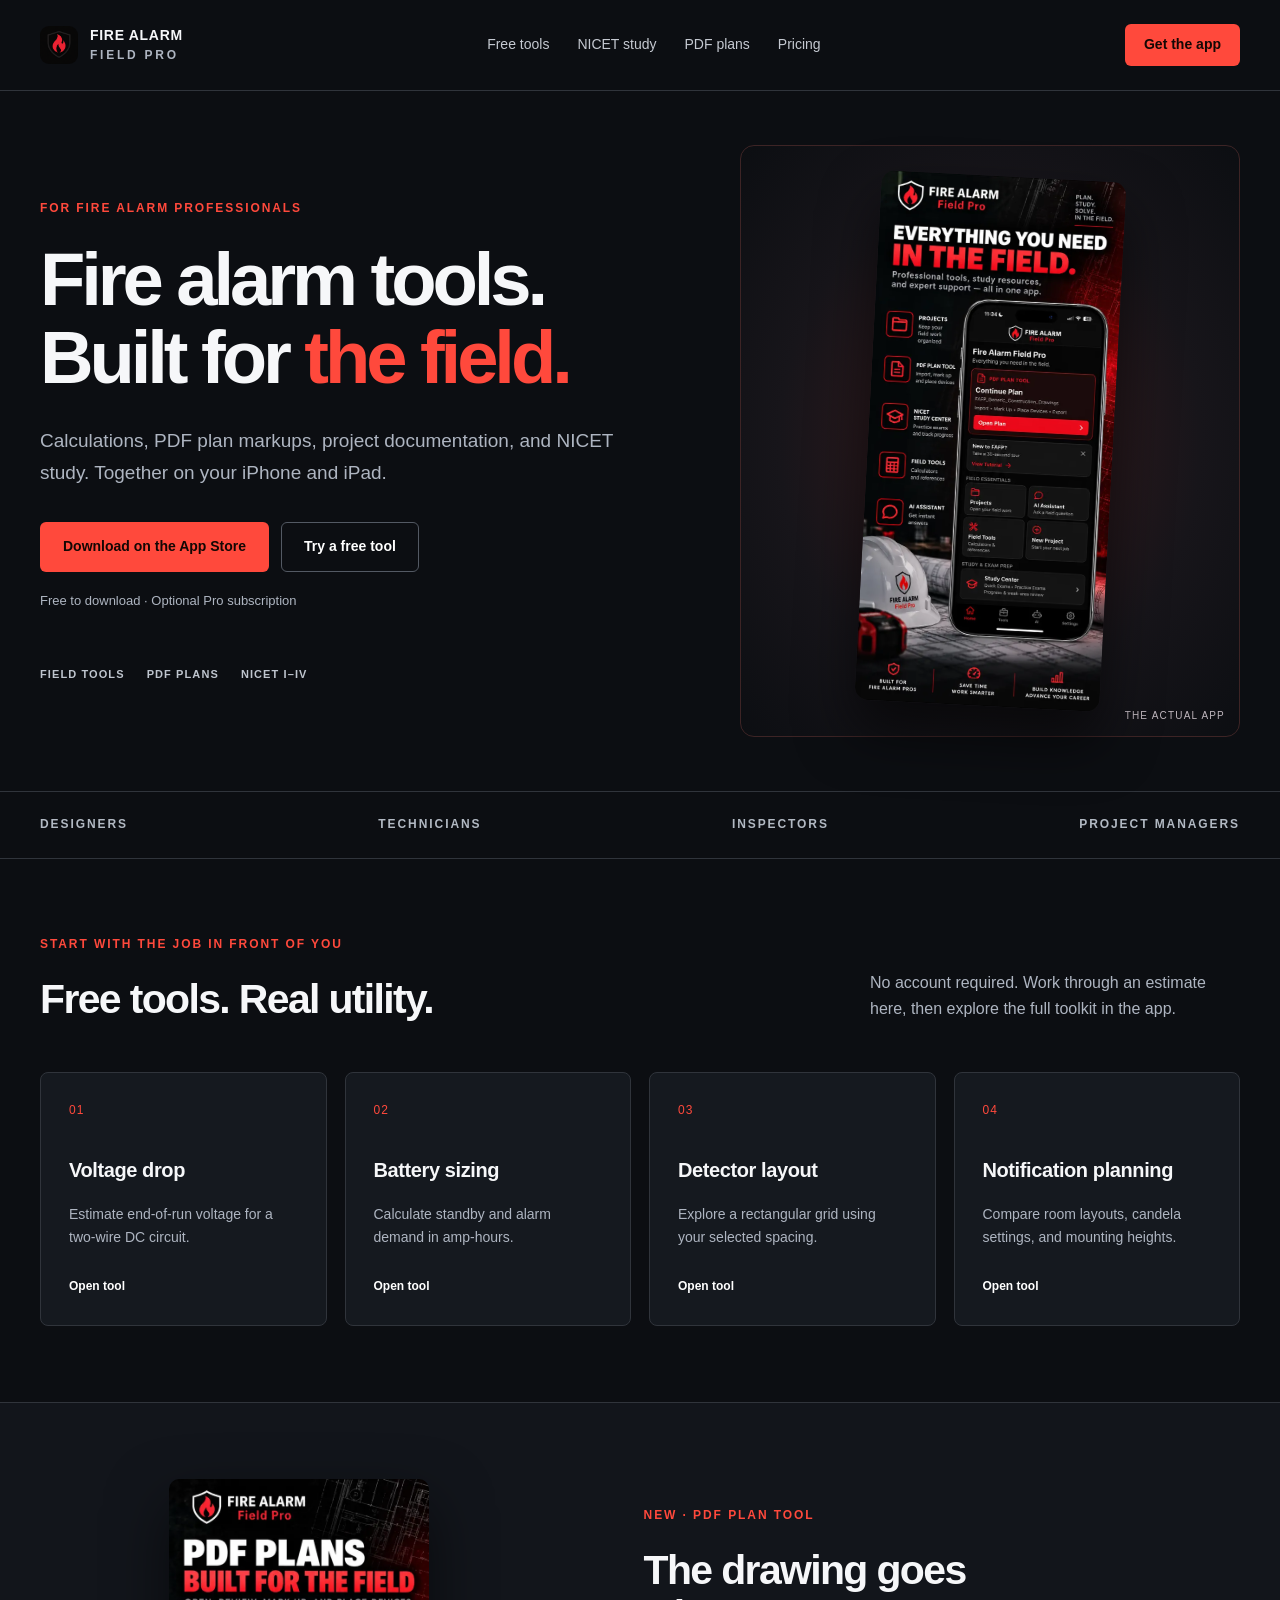
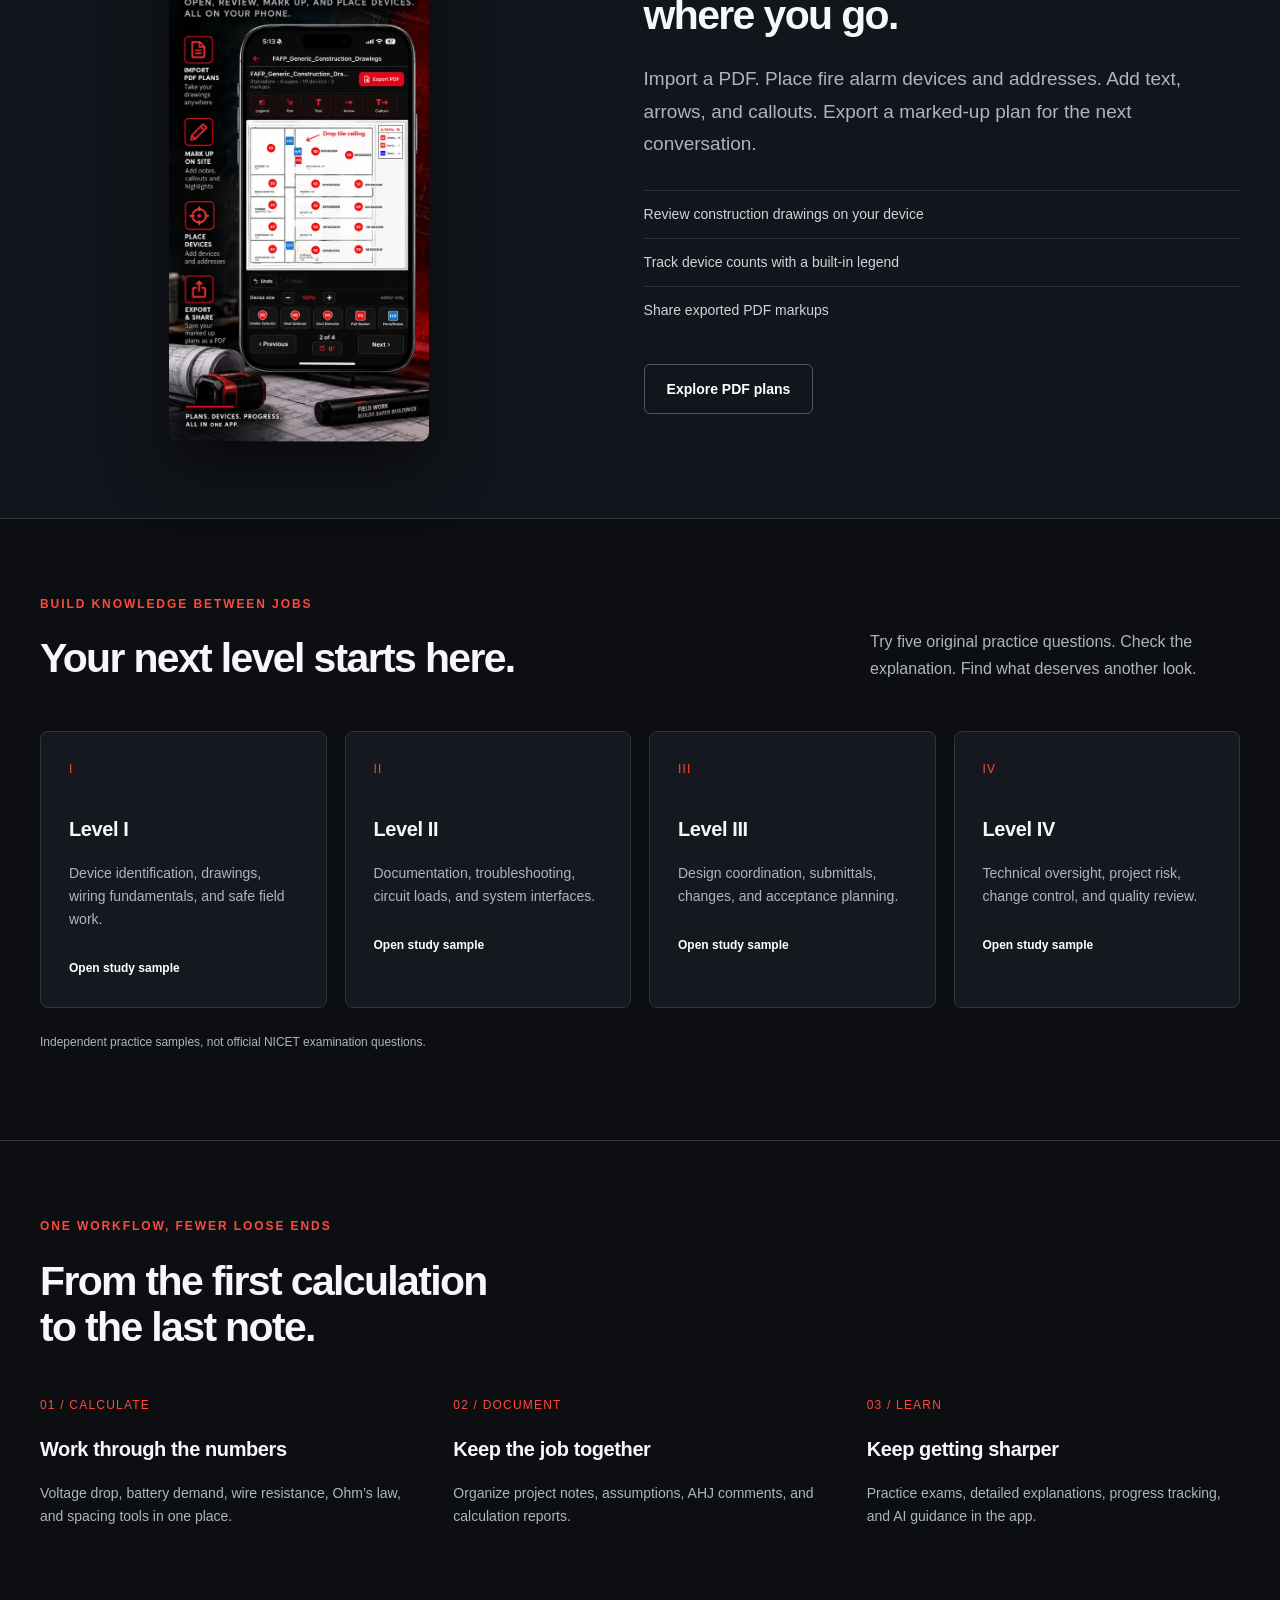
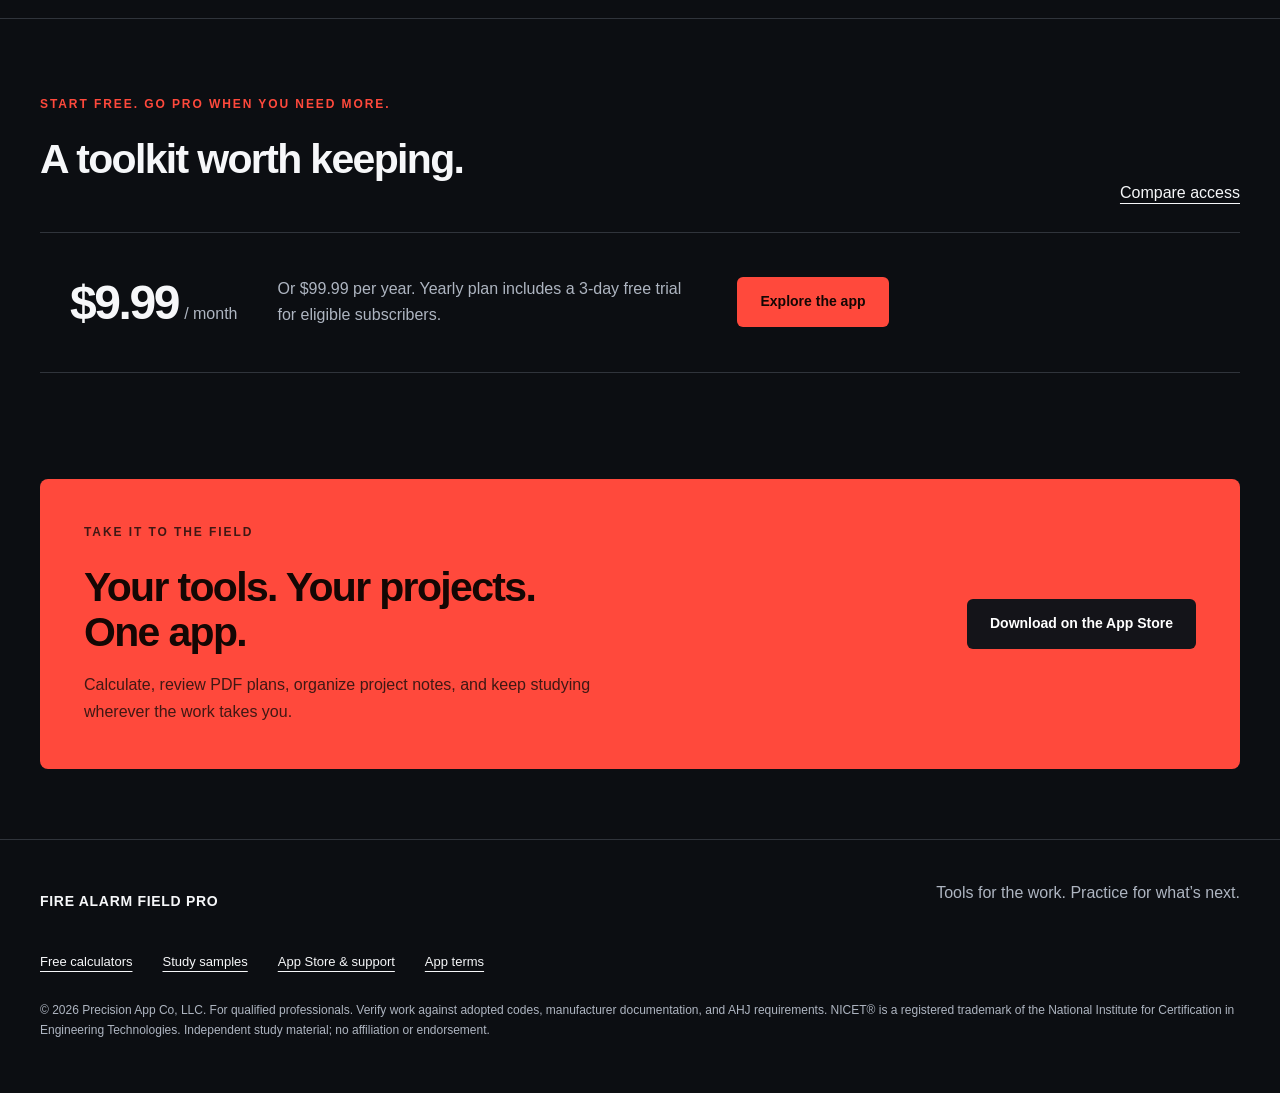
<file: index.html>
<!doctype html><html lang="en"><head><meta charset="utf-8"><meta name="viewport" content="width=device-width,initial-scale=1"><title>Fire Alarm Field Pro | Fire Alarm Tools &amp; NICET Prep</title><meta name="description" content="Fire alarm calculators, NICET Levels I–IV practice, and PDF plan markup for iPhone and iPad. Try free web tools, then explore Fire Alarm Field Pro."><link rel="canonical" href="https://firealarmfieldpro.com/"><meta property="og:title" content="Fire Alarm Field Pro | Fire Alarm Tools &amp; NICET Prep"><meta property="og:description" content="Fire alarm calculators, NICET Levels I–IV practice, and PDF plan markup for iPhone and iPad. Try free web tools, then explore Fire Alarm Field Pro."><meta property="og:url" content="https://firealarmfieldpro.com/"><meta property="og:type" content="website"><meta property="og:site_name" content="Fire Alarm Field Pro"><meta property="og:locale" content="en_US"><meta name="twitter:card" content="summary"><meta name="twitter:title" content="Fire Alarm Field Pro | Fire Alarm Tools &amp; NICET Prep"><meta name="twitter:description" content="Fire alarm calculators, NICET Levels I–IV practice, and PDF plan markup for iPhone and iPad. Try free web tools, then explore Fire Alarm Field Pro."><meta name="robots" content="index,follow,max-image-preview:large"><script type="application/ld+json">{"@context": "https://schema.org", "@graph": [{"@type": "Organization", "@id": "https://firealarmfieldpro.com/#organization", "name": "Precision App Co, LLC", "url": "https://firealarmfieldpro.com/", "logo": "https://firealarmfieldpro.com/assets/icon.png"}, {"@type": "WebSite", "@id": "https://firealarmfieldpro.com/#website", "url": "https://firealarmfieldpro.com/", "name": "Fire Alarm Field Pro", "publisher": {"@id": "https://firealarmfieldpro.com/#organization"}, "inLanguage": "en-US"}, {"@type": "WebPage", "@id": "https://firealarmfieldpro.com/#webpage", "url": "https://firealarmfieldpro.com/", "name": "Fire Alarm Field Pro | Fire Alarm Tools & NICET Prep", "description": "Fire alarm calculators, NICET Levels I–IV practice, and PDF plan markup for iPhone and iPad. Try free web tools, then explore Fire Alarm Field Pro.", "isPartOf": {"@id": "https://firealarmfieldpro.com/#website"}, "inLanguage": "en-US"}]}</script><link rel="icon" href="/assets/icon.png"><link rel="stylesheet" href="/assets/style.css"></head><body><a class="skip" href="#main">Skip to content</a><header><a class="brand" href="/"><img src="/assets/icon.png" width="38" height="38" alt=""><span>FIRE ALARM<span class="brand-bottom">FIELD PRO</span></span></a><nav aria-label="Main"><a href="/fire-alarm-calculators/">Free tools</a><a href="/nicet-fire-alarm-practice-test/">NICET study</a><a href="/pdf-plan-tool/">PDF plans</a><a href="/pricing/">Pricing</a></nav><a class="button compact" href="https://apps.apple.com/us/app/fire-alarm-field-pro/id6759137663" data-download>Get the app</a></header><main id="main"><section class="hero"><div><span class="eyebrow">FOR FIRE ALARM PROFESSIONALS</span><h1>Fire alarm tools.<br>Built for <em>the field.</em></h1><p class="lead">Calculations, PDF plan markups, project documentation, and NICET study. Together on your iPhone and iPad.</p><div class="actions"><a class="button primary" href="https://apps.apple.com/us/app/fire-alarm-field-pro/id6759137663" data-download>Download on the App Store</a><a class="button secondary" href="#tools">Try a free tool</a></div><p class="meta">Free to download · Optional Pro subscription</p><div class="hero-details"><span>FIELD TOOLS</span><span>PDF PLANS</span><span>NICET I–IV</span></div></div><div class="hero-visual"><span class="image-label">THE ACTUAL APP</span><img src="/assets/home.webp" alt="Fire Alarm Field Pro App Store screenshot showing the app home screen" width="600" height="1300" fetchpriority="high"></div></section><div class="strip"><span>DESIGNERS</span><span>TECHNICIANS</span><span>INSPECTORS</span><span>PROJECT MANAGERS</span></div><section id="tools"><div class="section-heading"><div><span class="eyebrow">START WITH THE JOB IN FRONT OF YOU</span><h2>Free tools. Real utility.</h2></div><p>No account required. Work through an estimate here, then explore the full toolkit in the app.</p></div><div class="grid four"><a class="card" href="/fire-alarm-voltage-drop-calculator/"><span class="number">01</span><h3>Voltage drop</h3><p>Estimate end-of-run voltage for a two-wire DC circuit.</p><span class="card-link">Open tool</span></a><a class="card" href="/fire-alarm-battery-calculator/"><span class="number">02</span><h3>Battery sizing</h3><p>Calculate standby and alarm demand in amp-hours.</p><span class="card-link">Open tool</span></a><a class="card" href="/smoke-detector-spacing-calculator/"><span class="number">03</span><h3>Detector layout</h3><p>Explore a rectangular grid using your selected spacing.</p><span class="card-link">Open tool</span></a><a class="card" href="/notification-appliance-spacing-calculator/"><span class="number">04</span><h3>Notification planning</h3><p>Compare room layouts, candela settings, and mounting heights.</p><span class="card-link">Open tool</span></a></div></section><section class="plan-feature"><div class="plan-image"><img src="/assets/plans.webp" alt="Actual Fire Alarm Field Pro PDF Plan Tool promotional screenshot" width="600" height="1300" loading="lazy"></div><div><span class="eyebrow">NEW · PDF PLAN TOOL</span><h2>The drawing goes<br>where you go.</h2><p class="lead">Import a PDF. Place fire alarm devices and addresses. Add text, arrows, and callouts. Export a marked-up plan for the next conversation.</p><ul class="feature-list"><li>Review construction drawings on your device</li><li>Track device counts with a built-in legend</li><li>Share exported PDF markups</li></ul><a class="button secondary" href="/pdf-plan-tool/">Explore PDF plans</a></div></section><section><div class="section-heading"><div><span class="eyebrow">BUILD KNOWLEDGE BETWEEN JOBS</span><h2>Your next level starts here.</h2></div><p>Try five original practice questions. Check the explanation. Find what deserves another look.</p></div><div class="grid four"><a class="card" href="/nicet-level-1-practice-test/"><span class="number">I</span><h3>Level I</h3><p>Device identification, drawings, wiring fundamentals, and safe field work.</p><span class="card-link">Open study sample</span></a><a class="card" href="/nicet-level-2-practice-test/"><span class="number">II</span><h3>Level II</h3><p>Documentation, troubleshooting, circuit loads, and system interfaces.</p><span class="card-link">Open study sample</span></a><a class="card" href="/nicet-level-3-practice-test/"><span class="number">III</span><h3>Level III</h3><p>Design coordination, submittals, changes, and acceptance planning.</p><span class="card-link">Open study sample</span></a><a class="card" href="/nicet-level-4-practice-test/"><span class="number">IV</span><h3>Level IV</h3><p>Technical oversight, project risk, change control, and quality review.</p><span class="card-link">Open study sample</span></a></div><p class="fine">Independent practice samples, not official NICET examination questions.</p></section><section class="workflow"><span class="eyebrow">ONE WORKFLOW, FEWER LOOSE ENDS</span><h2>From the first calculation<br>to the last note.</h2><div class="grid three"><article><span class="number">01 / CALCULATE</span><h3>Work through the numbers</h3><p>Voltage drop, battery demand, wire resistance, Ohm’s law, and spacing tools in one place.</p></article><article><span class="number">02 / DOCUMENT</span><h3>Keep the job together</h3><p>Organize project notes, assumptions, AHJ comments, and calculation reports.</p></article><article><span class="number">03 / LEARN</span><h3>Keep getting sharper</h3><p>Practice exams, detailed explanations, progress tracking, and AI guidance in the app.</p></article></div></section><section><div class="section-heading"><div><span class="eyebrow">START FREE. GO PRO WHEN YOU NEED MORE.</span><h2>A toolkit worth keeping.</h2></div><a href="/pricing/">Compare access</a></div><div class="price-inline"><div><strong>$9.99</strong><span>/ month</span></div><p>Or $99.99 per year. Yearly plan includes a 3-day free trial for eligible subscribers.</p><a class="button primary" href="https://apps.apple.com/us/app/fire-alarm-field-pro/id6759137663" data-download>Explore the app</a></div></section><section class="conversion"><div><span class="eyebrow">TAKE IT TO THE FIELD</span><h2>Your tools. Your projects.<br>One app.</h2><p>Calculate, review PDF plans, organize project notes, and keep studying wherever the work takes you.</p></div><a class="button primary" href="https://apps.apple.com/us/app/fire-alarm-field-pro/id6759137663" data-download>Download on the App Store</a></section></main><footer><div class="footer-top"><a class="brand" href="/">FIRE ALARM FIELD PRO</a><p>Tools for the work. Practice for what’s next.</p></div><div class="footer-links"><a href="/fire-alarm-calculators/">Free calculators</a><a href="/nicet-fire-alarm-practice-test/">Study samples</a><a href="https://apps.apple.com/us/app/fire-alarm-field-pro/id6759137663">App Store &amp; support</a><a href="https://www.apple.com/legal/internet-services/itunes/dev/stdeula/">App terms</a></div><p class="fine">© 2026 Precision App Co, LLC. For qualified professionals. Verify work against adopted codes, manufacturer documentation, and AHJ requirements. NICET® is a registered trademark of the National Institute for Certification in Engineering Technologies. Independent study material; no affiliation or endorsement.</p></footer></body></html>
</file>
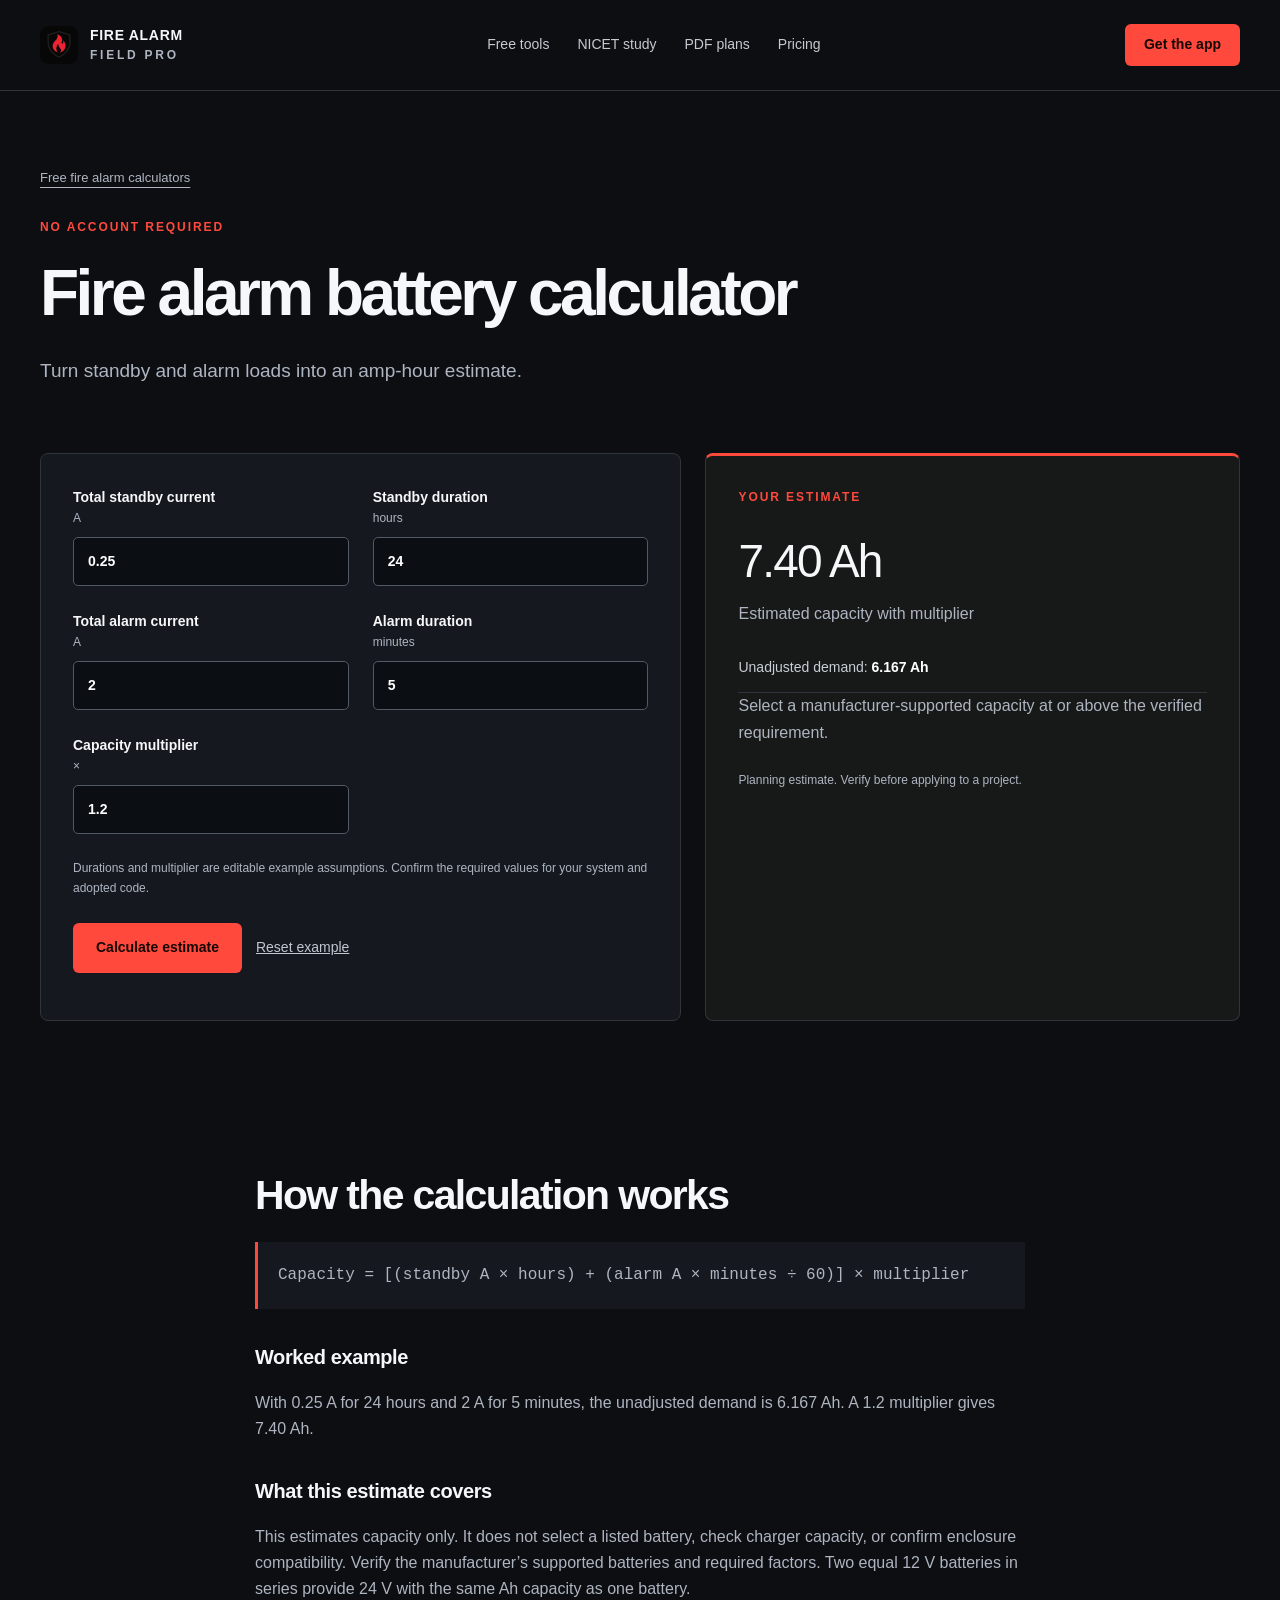
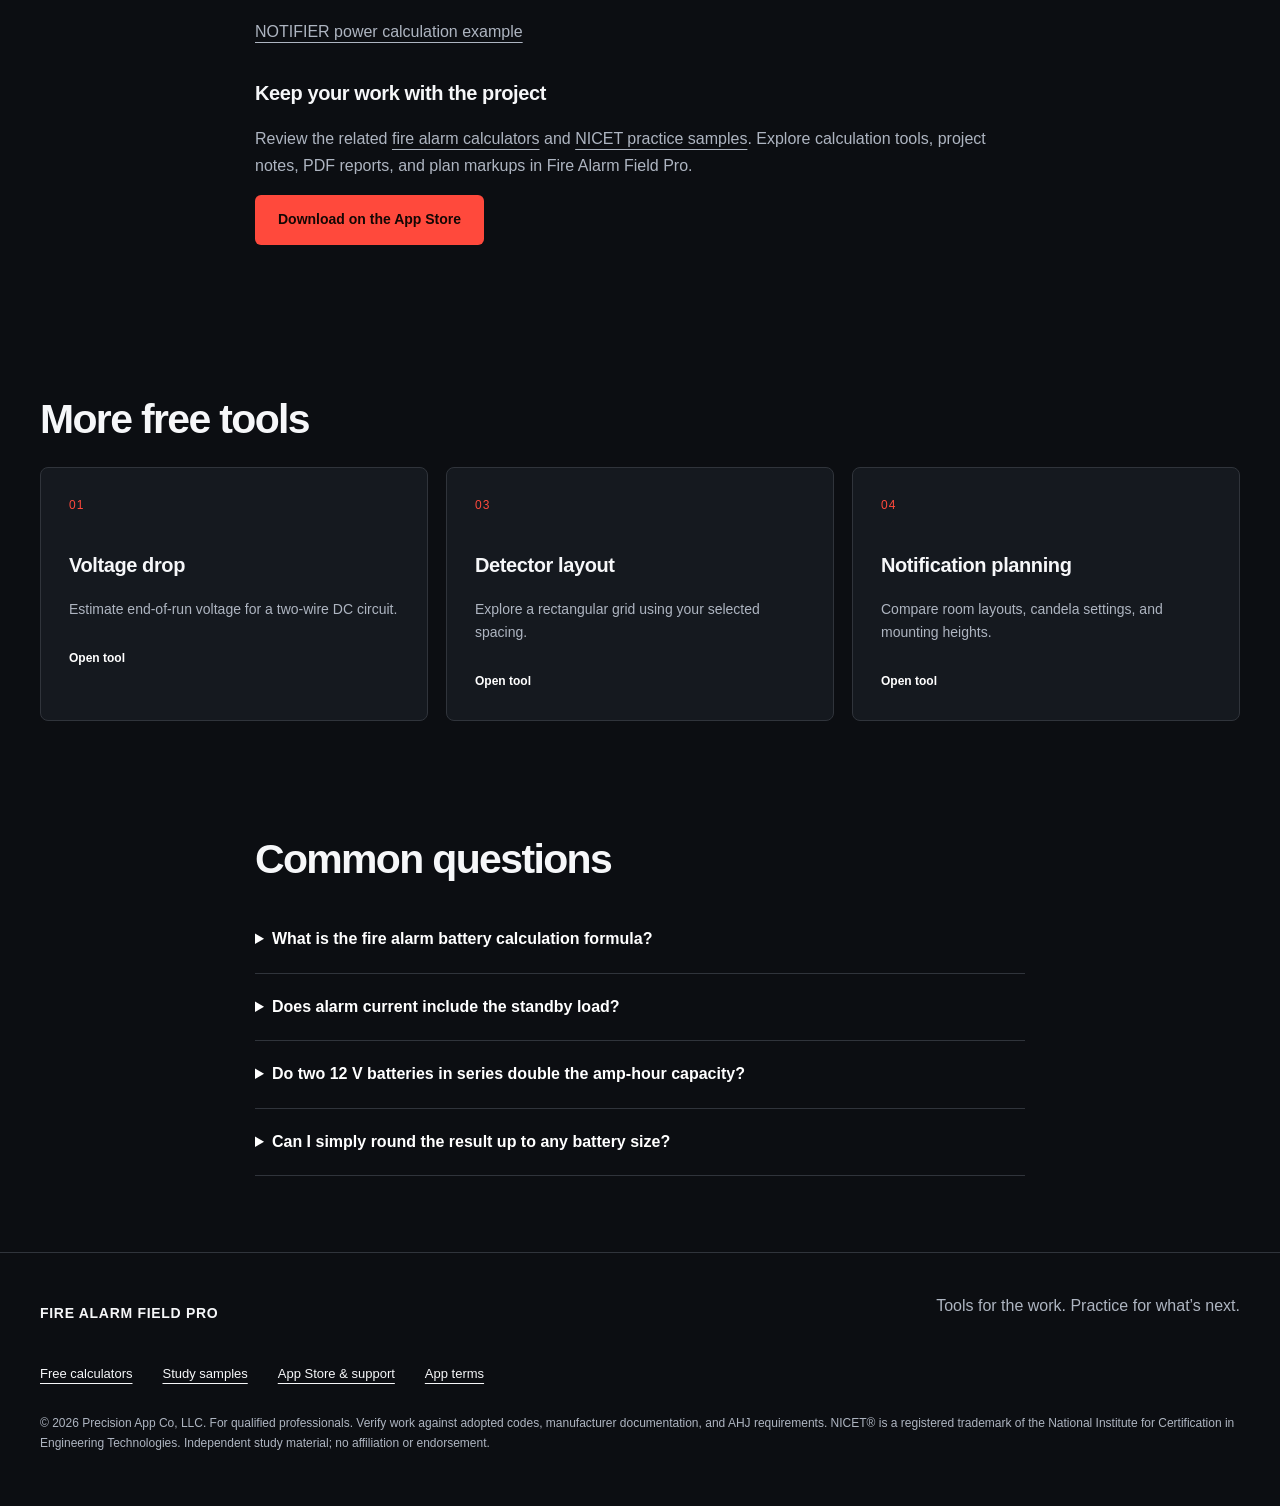
<file: fire-alarm-battery-calculator/index.html>
<!doctype html><html lang="en"><head><meta charset="utf-8"><meta name="viewport" content="width=device-width,initial-scale=1"><title>Fire Alarm Battery Calculator | Fire Alarm Field Pro</title><meta name="description" content="Estimate fire alarm battery amp-hours from standby and alarm loads, required durations, and a capacity multiplier. Free tool with a worked example."><link rel="canonical" href="https://firealarmfieldpro.com/fire-alarm-battery-calculator/"><meta property="og:title" content="Fire Alarm Battery Calculator | Fire Alarm Field Pro"><meta property="og:description" content="Estimate fire alarm battery amp-hours from standby and alarm loads, required durations, and a capacity multiplier. Free tool with a worked example."><meta property="og:url" content="https://firealarmfieldpro.com/fire-alarm-battery-calculator/"><meta property="og:type" content="website"><meta property="og:site_name" content="Fire Alarm Field Pro"><meta property="og:locale" content="en_US"><meta name="twitter:card" content="summary"><meta name="twitter:title" content="Fire Alarm Battery Calculator | Fire Alarm Field Pro"><meta name="twitter:description" content="Estimate fire alarm battery amp-hours from standby and alarm loads, required durations, and a capacity multiplier. Free tool with a worked example."><meta name="robots" content="index,follow,max-image-preview:large"><script type="application/ld+json">{"@context": "https://schema.org", "@graph": [{"@type": "Organization", "@id": "https://firealarmfieldpro.com/#organization", "name": "Precision App Co, LLC", "url": "https://firealarmfieldpro.com/", "logo": "https://firealarmfieldpro.com/assets/icon.png"}, {"@type": "WebSite", "@id": "https://firealarmfieldpro.com/#website", "url": "https://firealarmfieldpro.com/", "name": "Fire Alarm Field Pro", "publisher": {"@id": "https://firealarmfieldpro.com/#organization"}, "inLanguage": "en-US"}, {"@type": "WebPage", "@id": "https://firealarmfieldpro.com/fire-alarm-battery-calculator/#webpage", "url": "https://firealarmfieldpro.com/fire-alarm-battery-calculator/", "name": "Fire Alarm Battery Calculator | Fire Alarm Field Pro", "description": "Estimate fire alarm battery amp-hours from standby and alarm loads, required durations, and a capacity multiplier. Free tool with a worked example.", "isPartOf": {"@id": "https://firealarmfieldpro.com/#website"}, "inLanguage": "en-US"}, {"@type": "BreadcrumbList", "@id": "https://firealarmfieldpro.com/fire-alarm-battery-calculator/#breadcrumbs", "itemListElement": [{"@type": "ListItem", "position": 1, "name": "Home", "item": "https://firealarmfieldpro.com/"}, {"@type": "ListItem", "position": 2, "name": "Free fire alarm calculators", "item": "https://firealarmfieldpro.com/fire-alarm-calculators/"}, {"@type": "ListItem", "position": 3, "name": "Fire Alarm Battery Calculator", "item": "https://firealarmfieldpro.com/fire-alarm-battery-calculator/"}]}]}</script><link rel="icon" href="/assets/icon.png"><link rel="stylesheet" href="/assets/style.css"><script src="/assets/app.js" defer></script></head><body><a class="skip" href="#main">Skip to content</a><header><a class="brand" href="/"><img src="/assets/icon.png" width="38" height="38" alt=""><span>FIRE ALARM<span class="brand-bottom">FIELD PRO</span></span></a><nav aria-label="Main"><a href="/fire-alarm-calculators/">Free tools</a><a href="/nicet-fire-alarm-practice-test/">NICET study</a><a href="/pdf-plan-tool/">PDF plans</a><a href="/pricing/">Pricing</a></nav><a class="button compact" href="https://apps.apple.com/us/app/fire-alarm-field-pro/id6759137663" data-download>Get the app</a></header><main id="main"><section class="page-intro"><a class="crumb" href="/fire-alarm-calculators/">Free fire alarm calculators</a><span class="eyebrow">NO ACCOUNT REQUIRED</span><h1>Fire alarm battery calculator</h1><p class="lead">Turn standby and alarm loads into an amp-hour estimate.</p></section><section class="tool-layout"><form id="calculator" data-kind="battery" class="tool-panel"><div class="fields"><label for="standby">Total standby current <span>A</span><input id="standby" name="standby" type="number" value="0.25" min="0" step="any" required></label><label for="hours">Standby duration <span>hours</span><input id="hours" name="hours" type="number" value="24" min="0" step="any" required></label><label for="alarm">Total alarm current <span>A</span><input id="alarm" name="alarm" type="number" value="2" min="0" step="any" required></label><label for="minutes">Alarm duration <span>minutes</span><input id="minutes" name="minutes" type="number" value="5" min="0" step="any" required></label><label for="factor">Capacity multiplier <span>×</span><input id="factor" name="factor" type="number" value="1.2" min="1" step="any" required></label></div><p class="fine">Durations and multiplier are editable example assumptions. Confirm the required values for your system and adopted code.</p><button class="button primary" type="submit">Calculate estimate</button><button class="text-button" type="reset">Reset example</button><p id="error" role="alert"></p></form><div class="result-panel"><span class="eyebrow">YOUR ESTIMATE</span><div id="result" aria-live="polite"></div><p class="fine">Planning estimate. Verify before applying to a project.</p></div></section><section class="reading"><h2>How the calculation works</h2><p class="formula">Capacity = [(standby A × hours) + (alarm A × minutes ÷ 60)] × multiplier</p><h3>Worked example</h3><p>With 0.25 A for 24 hours and 2 A for 5 minutes, the unadjusted demand is 6.167 Ah. A 1.2 multiplier gives 7.40 Ah.</p><h3>What this estimate covers</h3><p>This estimates capacity only. It does not select a listed battery, check charger capacity, or confirm enclosure compatibility. Verify the manufacturer’s supported batteries and required factors. Two equal 12 V batteries in series provide 24 V with the same Ah capacity as one battery.</p><p><a href="https://prod-edam.honeywell.com/content/dam/honeywell-edam/hbt/en-us/documents/manuals-and-guides/installation-guides/notifier-us/ba-fire-53039.pdf" target="_blank" rel="noopener">NOTIFIER power calculation example</a></p><h3>Keep your work with the project</h3><p>Review the related <a href="/fire-alarm-calculators/">fire alarm calculators</a> and <a href="/nicet-fire-alarm-practice-test/">NICET practice samples</a>. Explore calculation tools, project notes, PDF reports, and plan markups in Fire Alarm Field Pro.</p><a class="button primary" href="https://apps.apple.com/us/app/fire-alarm-field-pro/id6759137663" data-download>Download on the App Store</a></section><section><h2>More free tools</h2><div class="grid three"><a class="card" href="/fire-alarm-voltage-drop-calculator/"><span class="number">01</span><h3>Voltage drop</h3><p>Estimate end-of-run voltage for a two-wire DC circuit.</p><span class="card-link">Open tool</span></a><a class="card" href="/smoke-detector-spacing-calculator/"><span class="number">03</span><h3>Detector layout</h3><p>Explore a rectangular grid using your selected spacing.</p><span class="card-link">Open tool</span></a><a class="card" href="/notification-appliance-spacing-calculator/"><span class="number">04</span><h3>Notification planning</h3><p>Compare room layouts, candela settings, and mounting heights.</p><span class="card-link">Open tool</span></a></div></section><section class="reading faq-section"><h2>Common questions</h2><details><summary>What is the fire alarm battery calculation formula?</summary><p>Add standby current multiplied by standby hours to alarm current multiplied by alarm hours. Apply the required capacity factor afterward. This calculator accepts alarm duration in minutes and converts it to hours before adding the two demands.</p></details><details><summary>Does alarm current include the standby load?</summary><p>Enter the total system current during the alarm condition, including equipment that remains energized. Do not enter only the extra notification current if other system loads continue drawing power. Check the manufacturer worksheet for how it groups loads.</p></details><details><summary>Do two 12 V batteries in series double the amp-hour capacity?</summary><p>No. Two equal batteries in series add their voltages while retaining the amp-hour rating of one battery. For example, two 12 V, 18 Ah batteries in series form a nominal 24 V, 18 Ah bank.</p></details><details><summary>Can I simply round the result up to any battery size?</summary><p>Choose a supported capacity at or above the verified requirement, then check charger capacity, enclosure space, listed configurations, and the manufacturer’s instructions. A capacity estimate alone does not approve a battery selection.</p></details></section></main><footer><div class="footer-top"><a class="brand" href="/">FIRE ALARM FIELD PRO</a><p>Tools for the work. Practice for what’s next.</p></div><div class="footer-links"><a href="/fire-alarm-calculators/">Free calculators</a><a href="/nicet-fire-alarm-practice-test/">Study samples</a><a href="https://apps.apple.com/us/app/fire-alarm-field-pro/id6759137663">App Store &amp; support</a><a href="https://www.apple.com/legal/internet-services/itunes/dev/stdeula/">App terms</a></div><p class="fine">© 2026 Precision App Co, LLC. For qualified professionals. Verify work against adopted codes, manufacturer documentation, and AHJ requirements. NICET® is a registered trademark of the National Institute for Certification in Engineering Technologies. Independent study material; no affiliation or endorsement.</p></footer></body></html>
</file>
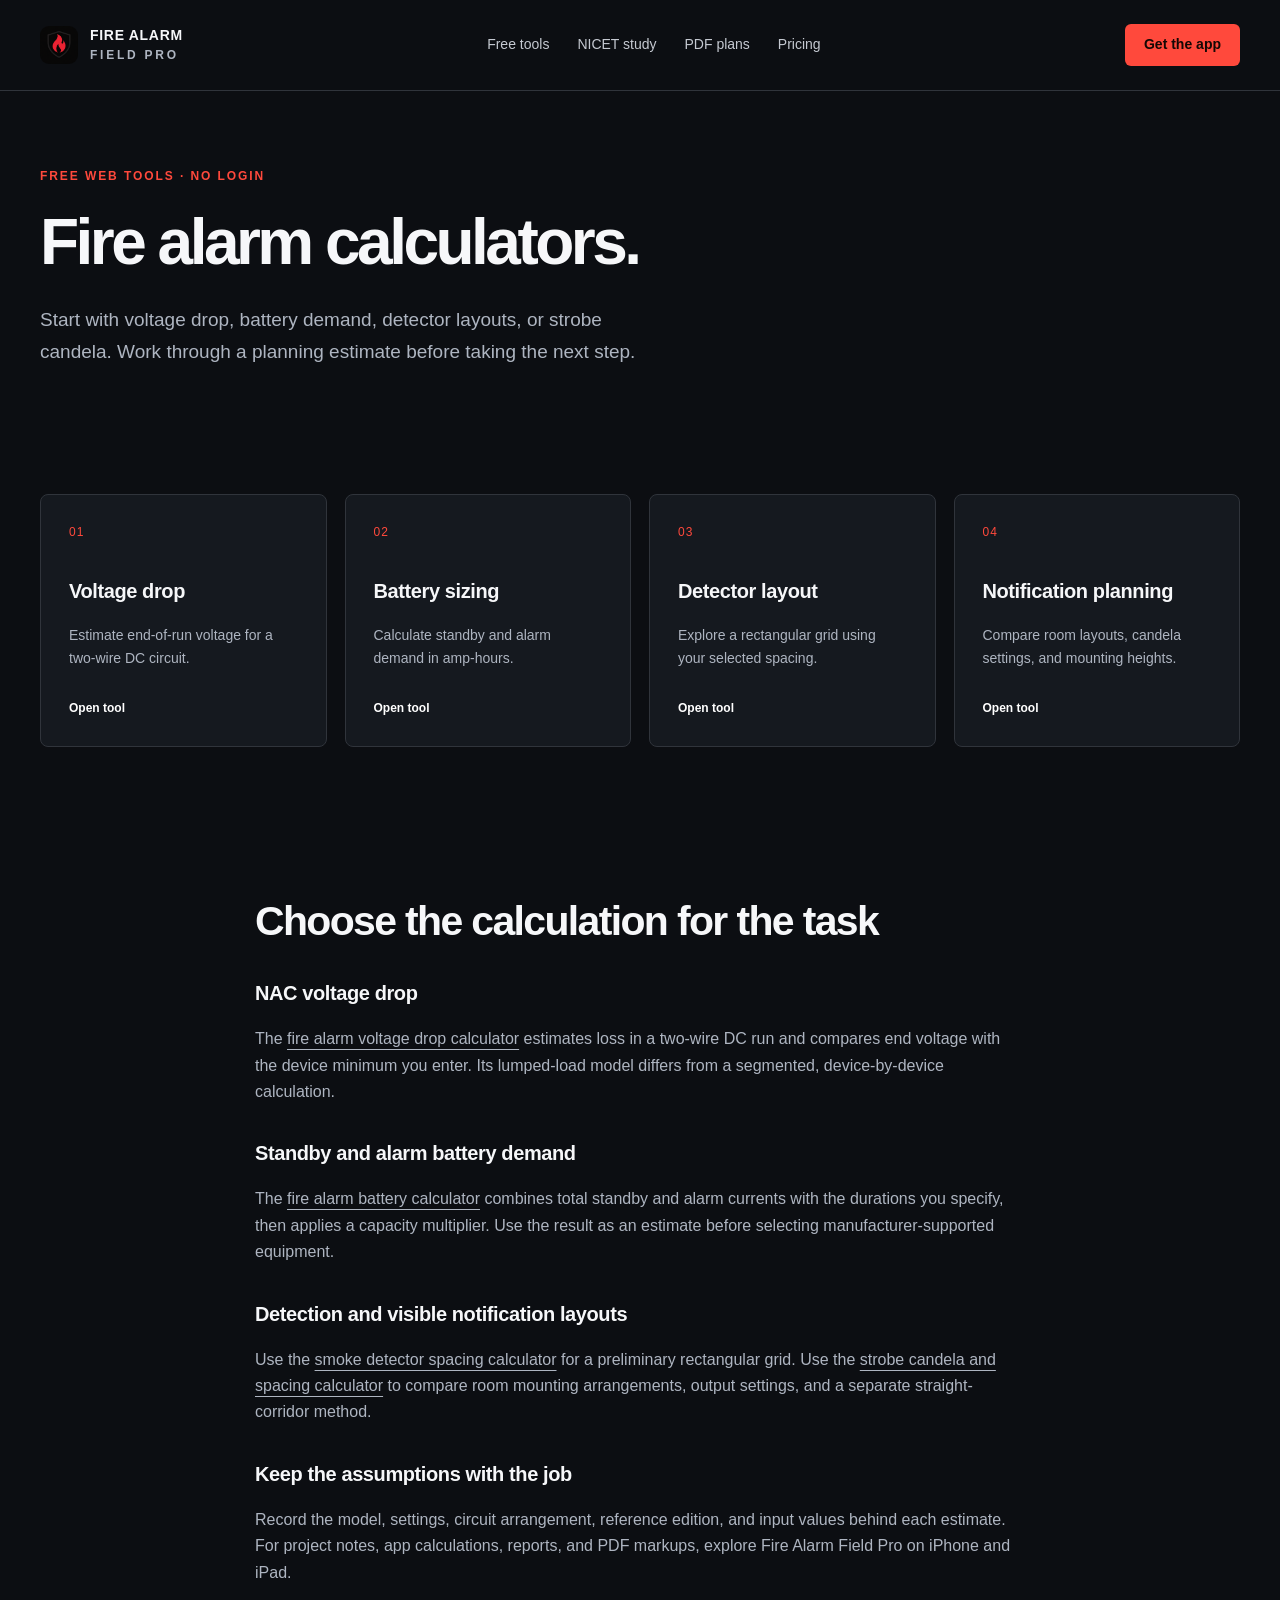
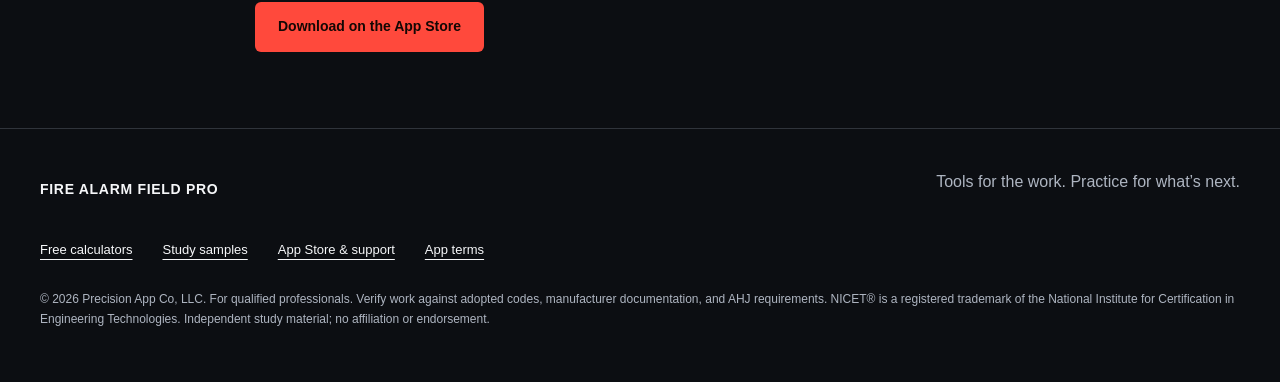
<file: fire-alarm-calculators/index.html>
<!doctype html><html lang="en"><head><meta charset="utf-8"><meta name="viewport" content="width=device-width,initial-scale=1"><title>Free Fire Alarm Calculators | Fire Alarm Field Pro</title><meta name="description" content="Free fire alarm voltage drop, battery sizing, smoke detector spacing, and strobe candela tools. Calculate estimates without creating an account."><link rel="canonical" href="https://firealarmfieldpro.com/fire-alarm-calculators/"><meta property="og:title" content="Free Fire Alarm Calculators | Fire Alarm Field Pro"><meta property="og:description" content="Free fire alarm voltage drop, battery sizing, smoke detector spacing, and strobe candela tools. Calculate estimates without creating an account."><meta property="og:url" content="https://firealarmfieldpro.com/fire-alarm-calculators/"><meta property="og:type" content="website"><meta property="og:site_name" content="Fire Alarm Field Pro"><meta property="og:locale" content="en_US"><meta name="twitter:card" content="summary"><meta name="twitter:title" content="Free Fire Alarm Calculators | Fire Alarm Field Pro"><meta name="twitter:description" content="Free fire alarm voltage drop, battery sizing, smoke detector spacing, and strobe candela tools. Calculate estimates without creating an account."><meta name="robots" content="index,follow,max-image-preview:large"><script type="application/ld+json">{"@context": "https://schema.org", "@graph": [{"@type": "Organization", "@id": "https://firealarmfieldpro.com/#organization", "name": "Precision App Co, LLC", "url": "https://firealarmfieldpro.com/", "logo": "https://firealarmfieldpro.com/assets/icon.png"}, {"@type": "WebSite", "@id": "https://firealarmfieldpro.com/#website", "url": "https://firealarmfieldpro.com/", "name": "Fire Alarm Field Pro", "publisher": {"@id": "https://firealarmfieldpro.com/#organization"}, "inLanguage": "en-US"}, {"@type": "WebPage", "@id": "https://firealarmfieldpro.com/fire-alarm-calculators/#webpage", "url": "https://firealarmfieldpro.com/fire-alarm-calculators/", "name": "Free Fire Alarm Calculators | Fire Alarm Field Pro", "description": "Free fire alarm voltage drop, battery sizing, smoke detector spacing, and strobe candela tools. Calculate estimates without creating an account.", "isPartOf": {"@id": "https://firealarmfieldpro.com/#website"}, "inLanguage": "en-US"}, {"@type": "BreadcrumbList", "@id": "https://firealarmfieldpro.com/fire-alarm-calculators/#breadcrumbs", "itemListElement": [{"@type": "ListItem", "position": 1, "name": "Home", "item": "https://firealarmfieldpro.com/"}, {"@type": "ListItem", "position": 2, "name": "Free Fire Alarm Calculators", "item": "https://firealarmfieldpro.com/fire-alarm-calculators/"}]}]}</script><link rel="icon" href="/assets/icon.png"><link rel="stylesheet" href="/assets/style.css"></head><body><a class="skip" href="#main">Skip to content</a><header><a class="brand" href="/"><img src="/assets/icon.png" width="38" height="38" alt=""><span>FIRE ALARM<span class="brand-bottom">FIELD PRO</span></span></a><nav aria-label="Main"><a href="/fire-alarm-calculators/">Free tools</a><a href="/nicet-fire-alarm-practice-test/">NICET study</a><a href="/pdf-plan-tool/">PDF plans</a><a href="/pricing/">Pricing</a></nav><a class="button compact" href="https://apps.apple.com/us/app/fire-alarm-field-pro/id6759137663" data-download>Get the app</a></header><main id="main"><section class="page-intro"><span class="eyebrow">FREE WEB TOOLS · NO LOGIN</span><h1>Fire alarm calculators.</h1><p class="lead">Start with voltage drop, battery demand, detector layouts, or strobe candela. Work through a planning estimate before taking the next step.</p></section><section class="grid four"><a class="card" href="/fire-alarm-voltage-drop-calculator/"><span class="number">01</span><h3>Voltage drop</h3><p>Estimate end-of-run voltage for a two-wire DC circuit.</p><span class="card-link">Open tool</span></a><a class="card" href="/fire-alarm-battery-calculator/"><span class="number">02</span><h3>Battery sizing</h3><p>Calculate standby and alarm demand in amp-hours.</p><span class="card-link">Open tool</span></a><a class="card" href="/smoke-detector-spacing-calculator/"><span class="number">03</span><h3>Detector layout</h3><p>Explore a rectangular grid using your selected spacing.</p><span class="card-link">Open tool</span></a><a class="card" href="/notification-appliance-spacing-calculator/"><span class="number">04</span><h3>Notification planning</h3><p>Compare room layouts, candela settings, and mounting heights.</p><span class="card-link">Open tool</span></a></section><section class="reading"><h2>Choose the calculation for the task</h2><h3>NAC voltage drop</h3><p>The <a href="/fire-alarm-voltage-drop-calculator/">fire alarm voltage drop calculator</a> estimates loss in a two-wire DC run and compares end voltage with the device minimum you enter. Its lumped-load model differs from a segmented, device-by-device calculation.</p><h3>Standby and alarm battery demand</h3><p>The <a href="/fire-alarm-battery-calculator/">fire alarm battery calculator</a> combines total standby and alarm currents with the durations you specify, then applies a capacity multiplier. Use the result as an estimate before selecting manufacturer-supported equipment.</p><h3>Detection and visible notification layouts</h3><p>Use the <a href="/smoke-detector-spacing-calculator/">smoke detector spacing calculator</a> for a preliminary rectangular grid. Use the <a href="/notification-appliance-spacing-calculator/">strobe candela and spacing calculator</a> to compare room mounting arrangements, output settings, and a separate straight-corridor method.</p><h3>Keep the assumptions with the job</h3><p>Record the model, settings, circuit arrangement, reference edition, and input values behind each estimate. For project notes, app calculations, reports, and PDF markups, explore Fire Alarm Field Pro on iPhone and iPad.</p><a class="button primary" href="https://apps.apple.com/us/app/fire-alarm-field-pro/id6759137663" data-download>Download on the App Store</a></section></main><footer><div class="footer-top"><a class="brand" href="/">FIRE ALARM FIELD PRO</a><p>Tools for the work. Practice for what’s next.</p></div><div class="footer-links"><a href="/fire-alarm-calculators/">Free calculators</a><a href="/nicet-fire-alarm-practice-test/">Study samples</a><a href="https://apps.apple.com/us/app/fire-alarm-field-pro/id6759137663">App Store &amp; support</a><a href="https://www.apple.com/legal/internet-services/itunes/dev/stdeula/">App terms</a></div><p class="fine">© 2026 Precision App Co, LLC. For qualified professionals. Verify work against adopted codes, manufacturer documentation, and AHJ requirements. NICET® is a registered trademark of the National Institute for Certification in Engineering Technologies. Independent study material; no affiliation or endorsement.</p></footer></body></html>
</file>
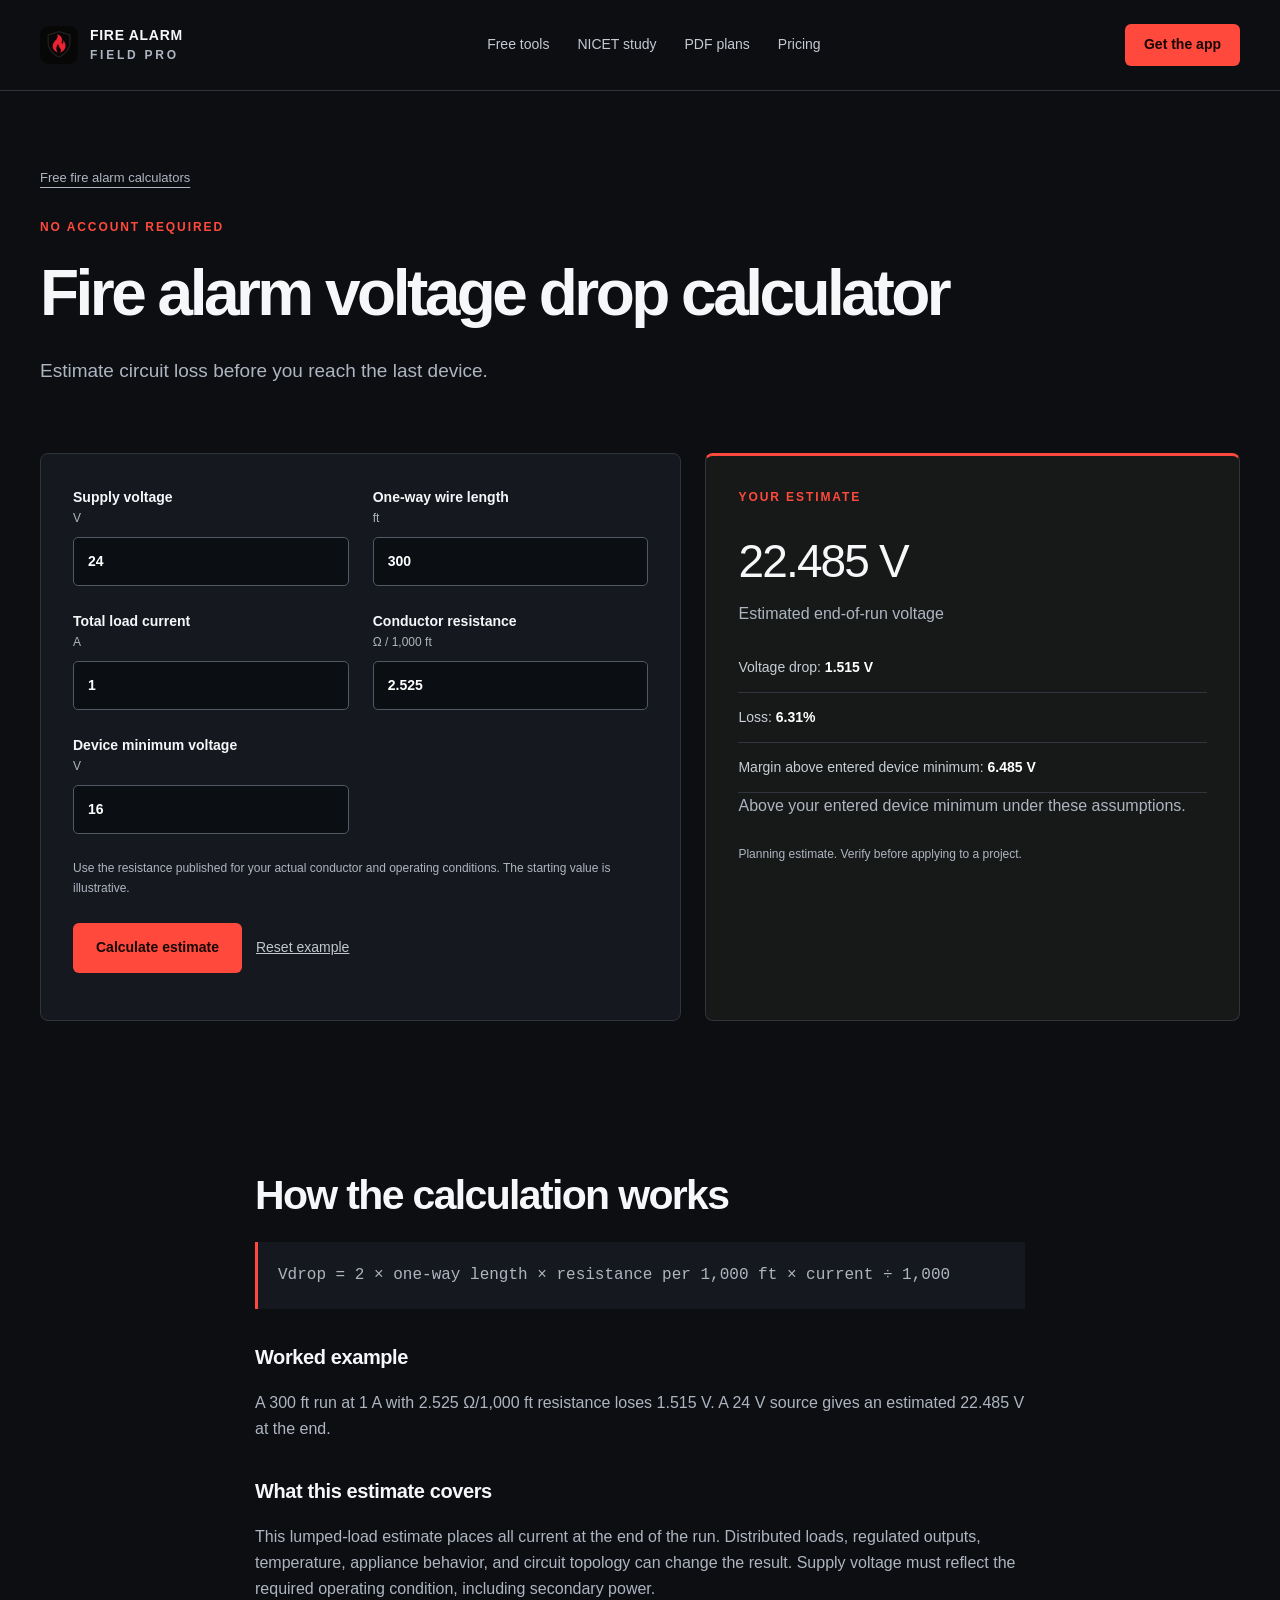
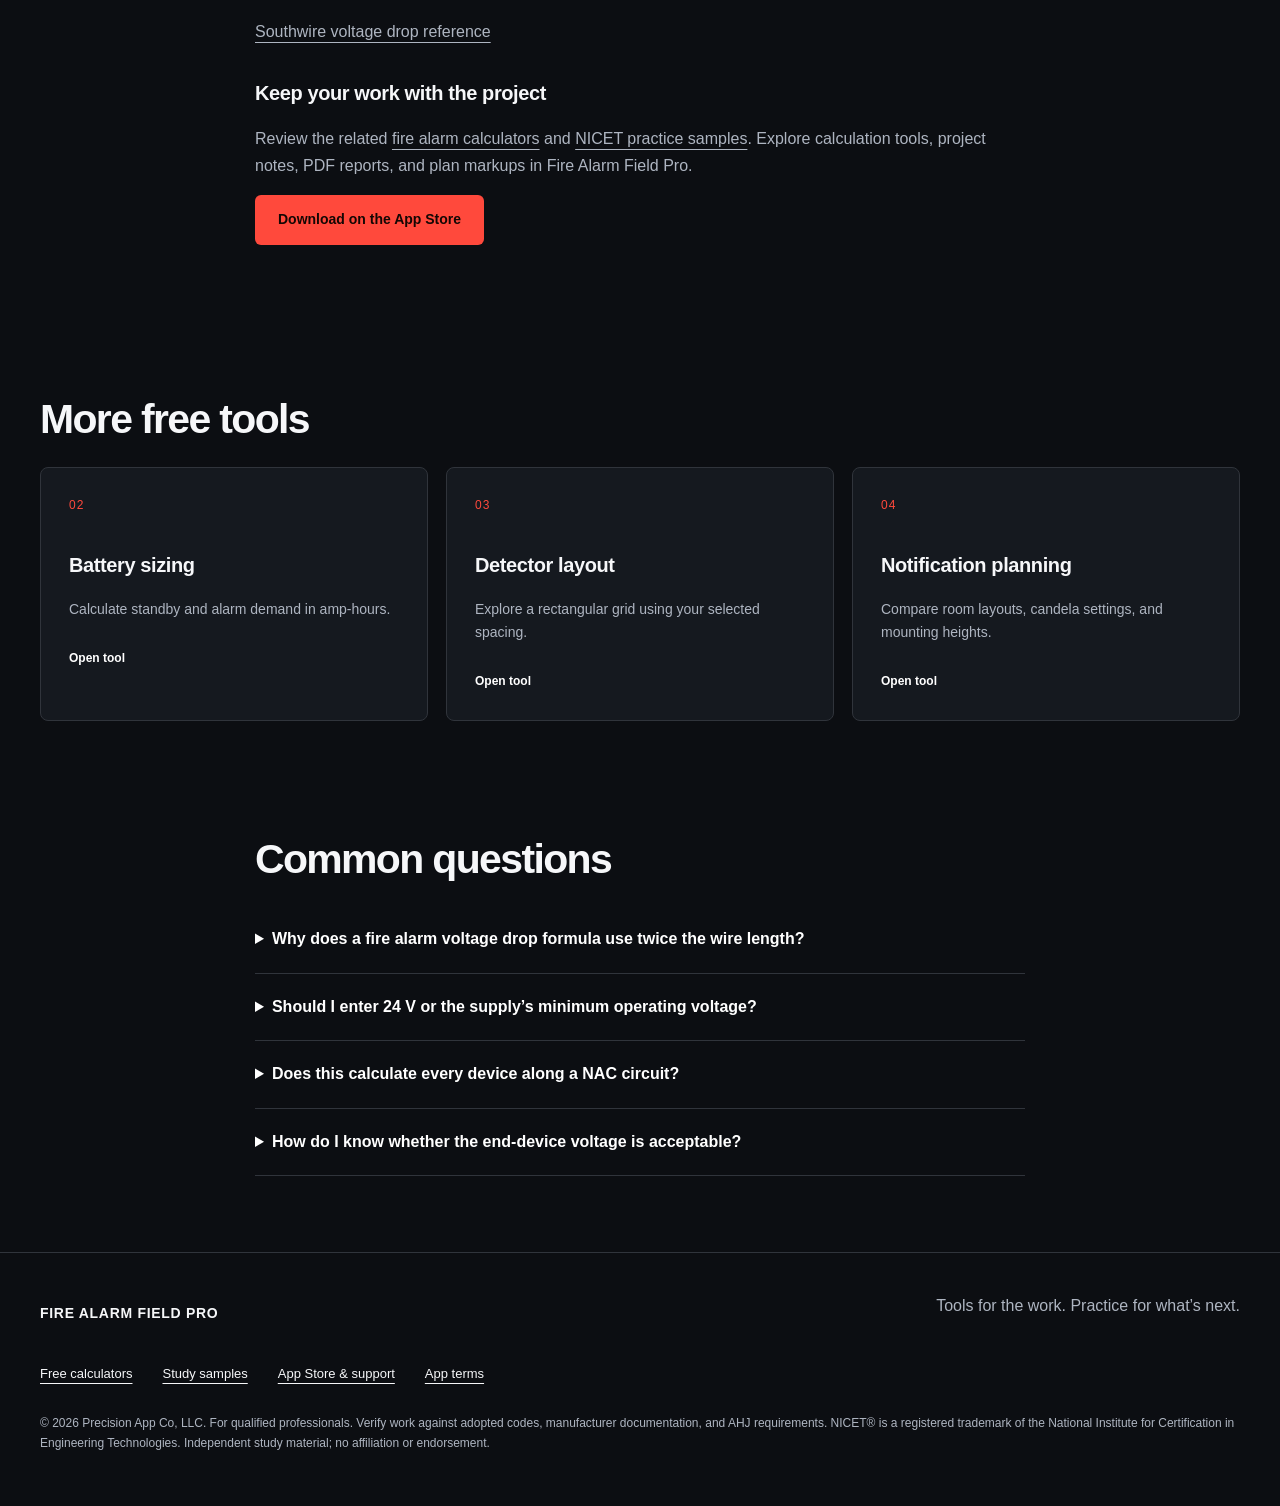
<file: fire-alarm-voltage-drop-calculator/index.html>
<!doctype html><html lang="en"><head><meta charset="utf-8"><meta name="viewport" content="width=device-width,initial-scale=1"><title>Fire Alarm Voltage Drop Calculator | Fire Alarm Field Pro</title><meta name="description" content="Estimate two-wire DC fire alarm voltage drop, end-device voltage, and margin above the device minimum. Free calculator with a worked NAC example."><link rel="canonical" href="https://firealarmfieldpro.com/fire-alarm-voltage-drop-calculator/"><meta property="og:title" content="Fire Alarm Voltage Drop Calculator | Fire Alarm Field Pro"><meta property="og:description" content="Estimate two-wire DC fire alarm voltage drop, end-device voltage, and margin above the device minimum. Free calculator with a worked NAC example."><meta property="og:url" content="https://firealarmfieldpro.com/fire-alarm-voltage-drop-calculator/"><meta property="og:type" content="website"><meta property="og:site_name" content="Fire Alarm Field Pro"><meta property="og:locale" content="en_US"><meta name="twitter:card" content="summary"><meta name="twitter:title" content="Fire Alarm Voltage Drop Calculator | Fire Alarm Field Pro"><meta name="twitter:description" content="Estimate two-wire DC fire alarm voltage drop, end-device voltage, and margin above the device minimum. Free calculator with a worked NAC example."><meta name="robots" content="index,follow,max-image-preview:large"><script type="application/ld+json">{"@context": "https://schema.org", "@graph": [{"@type": "Organization", "@id": "https://firealarmfieldpro.com/#organization", "name": "Precision App Co, LLC", "url": "https://firealarmfieldpro.com/", "logo": "https://firealarmfieldpro.com/assets/icon.png"}, {"@type": "WebSite", "@id": "https://firealarmfieldpro.com/#website", "url": "https://firealarmfieldpro.com/", "name": "Fire Alarm Field Pro", "publisher": {"@id": "https://firealarmfieldpro.com/#organization"}, "inLanguage": "en-US"}, {"@type": "WebPage", "@id": "https://firealarmfieldpro.com/fire-alarm-voltage-drop-calculator/#webpage", "url": "https://firealarmfieldpro.com/fire-alarm-voltage-drop-calculator/", "name": "Fire Alarm Voltage Drop Calculator | Fire Alarm Field Pro", "description": "Estimate two-wire DC fire alarm voltage drop, end-device voltage, and margin above the device minimum. Free calculator with a worked NAC example.", "isPartOf": {"@id": "https://firealarmfieldpro.com/#website"}, "inLanguage": "en-US"}, {"@type": "BreadcrumbList", "@id": "https://firealarmfieldpro.com/fire-alarm-voltage-drop-calculator/#breadcrumbs", "itemListElement": [{"@type": "ListItem", "position": 1, "name": "Home", "item": "https://firealarmfieldpro.com/"}, {"@type": "ListItem", "position": 2, "name": "Free fire alarm calculators", "item": "https://firealarmfieldpro.com/fire-alarm-calculators/"}, {"@type": "ListItem", "position": 3, "name": "Fire Alarm Voltage Drop Calculator", "item": "https://firealarmfieldpro.com/fire-alarm-voltage-drop-calculator/"}]}]}</script><link rel="icon" href="/assets/icon.png"><link rel="stylesheet" href="/assets/style.css"><script src="/assets/app.js" defer></script></head><body><a class="skip" href="#main">Skip to content</a><header><a class="brand" href="/"><img src="/assets/icon.png" width="38" height="38" alt=""><span>FIRE ALARM<span class="brand-bottom">FIELD PRO</span></span></a><nav aria-label="Main"><a href="/fire-alarm-calculators/">Free tools</a><a href="/nicet-fire-alarm-practice-test/">NICET study</a><a href="/pdf-plan-tool/">PDF plans</a><a href="/pricing/">Pricing</a></nav><a class="button compact" href="https://apps.apple.com/us/app/fire-alarm-field-pro/id6759137663" data-download>Get the app</a></header><main id="main"><section class="page-intro"><a class="crumb" href="/fire-alarm-calculators/">Free fire alarm calculators</a><span class="eyebrow">NO ACCOUNT REQUIRED</span><h1>Fire alarm voltage drop calculator</h1><p class="lead">Estimate circuit loss before you reach the last device.</p></section><section class="tool-layout"><form id="calculator" data-kind="voltage" class="tool-panel"><div class="fields"><label for="volts">Supply voltage <span>V</span><input id="volts" name="volts" type="number" value="24" min="0" step="any" required></label><label for="length">One-way wire length <span>ft</span><input id="length" name="length" type="number" value="300" min="0" step="any" required></label><label for="amps">Total load current <span>A</span><input id="amps" name="amps" type="number" value="1" min="0" step="any" required></label><label for="resistance">Conductor resistance <span>Ω / 1,000 ft</span><input id="resistance" name="resistance" type="number" value="2.525" min="0" step="any" required></label><label for="minimum">Device minimum voltage <span>V</span><input id="minimum" name="minimum" type="number" value="16" min="0" step="any" required></label></div><p class="fine">Use the resistance published for your actual conductor and operating conditions. The starting value is illustrative.</p><button class="button primary" type="submit">Calculate estimate</button><button class="text-button" type="reset">Reset example</button><p id="error" role="alert"></p></form><div class="result-panel"><span class="eyebrow">YOUR ESTIMATE</span><div id="result" aria-live="polite"></div><p class="fine">Planning estimate. Verify before applying to a project.</p></div></section><section class="reading"><h2>How the calculation works</h2><p class="formula">Vdrop = 2 × one-way length × resistance per 1,000 ft × current ÷ 1,000</p><h3>Worked example</h3><p>A 300 ft run at 1 A with 2.525 Ω/1,000 ft resistance loses 1.515 V. A 24 V source gives an estimated 22.485 V at the end.</p><h3>What this estimate covers</h3><p>This lumped-load estimate places all current at the end of the run. Distributed loads, regulated outputs, temperature, appliance behavior, and circuit topology can change the result. Supply voltage must reflect the required operating condition, including secondary power.</p><p><a href="https://www.southwire.com/calculator-vdrop" target="_blank" rel="noopener">Southwire voltage drop reference</a></p><h3>Keep your work with the project</h3><p>Review the related <a href="/fire-alarm-calculators/">fire alarm calculators</a> and <a href="/nicet-fire-alarm-practice-test/">NICET practice samples</a>. Explore calculation tools, project notes, PDF reports, and plan markups in Fire Alarm Field Pro.</p><a class="button primary" href="https://apps.apple.com/us/app/fire-alarm-field-pro/id6759137663" data-download>Download on the App Store</a></section><section><h2>More free tools</h2><div class="grid three"><a class="card" href="/fire-alarm-battery-calculator/"><span class="number">02</span><h3>Battery sizing</h3><p>Calculate standby and alarm demand in amp-hours.</p><span class="card-link">Open tool</span></a><a class="card" href="/smoke-detector-spacing-calculator/"><span class="number">03</span><h3>Detector layout</h3><p>Explore a rectangular grid using your selected spacing.</p><span class="card-link">Open tool</span></a><a class="card" href="/notification-appliance-spacing-calculator/"><span class="number">04</span><h3>Notification planning</h3><p>Compare room layouts, candela settings, and mounting heights.</p><span class="card-link">Open tool</span></a></div></section><section class="reading faq-section"><h2>Common questions</h2><details><summary>Why does a fire alarm voltage drop formula use twice the wire length?</summary><p>A two-wire circuit has an outgoing conductor and a return conductor. When both have the same length and resistance, the current passes through twice the one-way length. Enter the one-way distance in this calculator; do not double it first.</p></details><details><summary>Should I enter 24 V or the supply’s minimum operating voltage?</summary><p>Enter the supply voltage for the condition you are checking. A nominal 24 V label is not necessarily the minimum voltage available on secondary power. Use the actual supply documentation and repeat the estimate for each required operating condition.</p></details><details><summary>Does this calculate every device along a NAC circuit?</summary><p>No. This tool puts the total entered current at the end of a two-wire run. A segmented calculation follows the device locations and current remaining in each wire segment. That is a different model, particularly when appliance current varies with voltage.</p></details><details><summary>How do I know whether the end-device voltage is acceptable?</summary><p>Compare it with the published operating requirements of the actual appliances and supply. The calculator shows margin above the minimum you enter; it does not establish compatibility or system approval.</p></details></section></main><footer><div class="footer-top"><a class="brand" href="/">FIRE ALARM FIELD PRO</a><p>Tools for the work. Practice for what’s next.</p></div><div class="footer-links"><a href="/fire-alarm-calculators/">Free calculators</a><a href="/nicet-fire-alarm-practice-test/">Study samples</a><a href="https://apps.apple.com/us/app/fire-alarm-field-pro/id6759137663">App Store &amp; support</a><a href="https://www.apple.com/legal/internet-services/itunes/dev/stdeula/">App terms</a></div><p class="fine">© 2026 Precision App Co, LLC. For qualified professionals. Verify work against adopted codes, manufacturer documentation, and AHJ requirements. NICET® is a registered trademark of the National Institute for Certification in Engineering Technologies. Independent study material; no affiliation or endorsement.</p></footer></body></html>
</file>
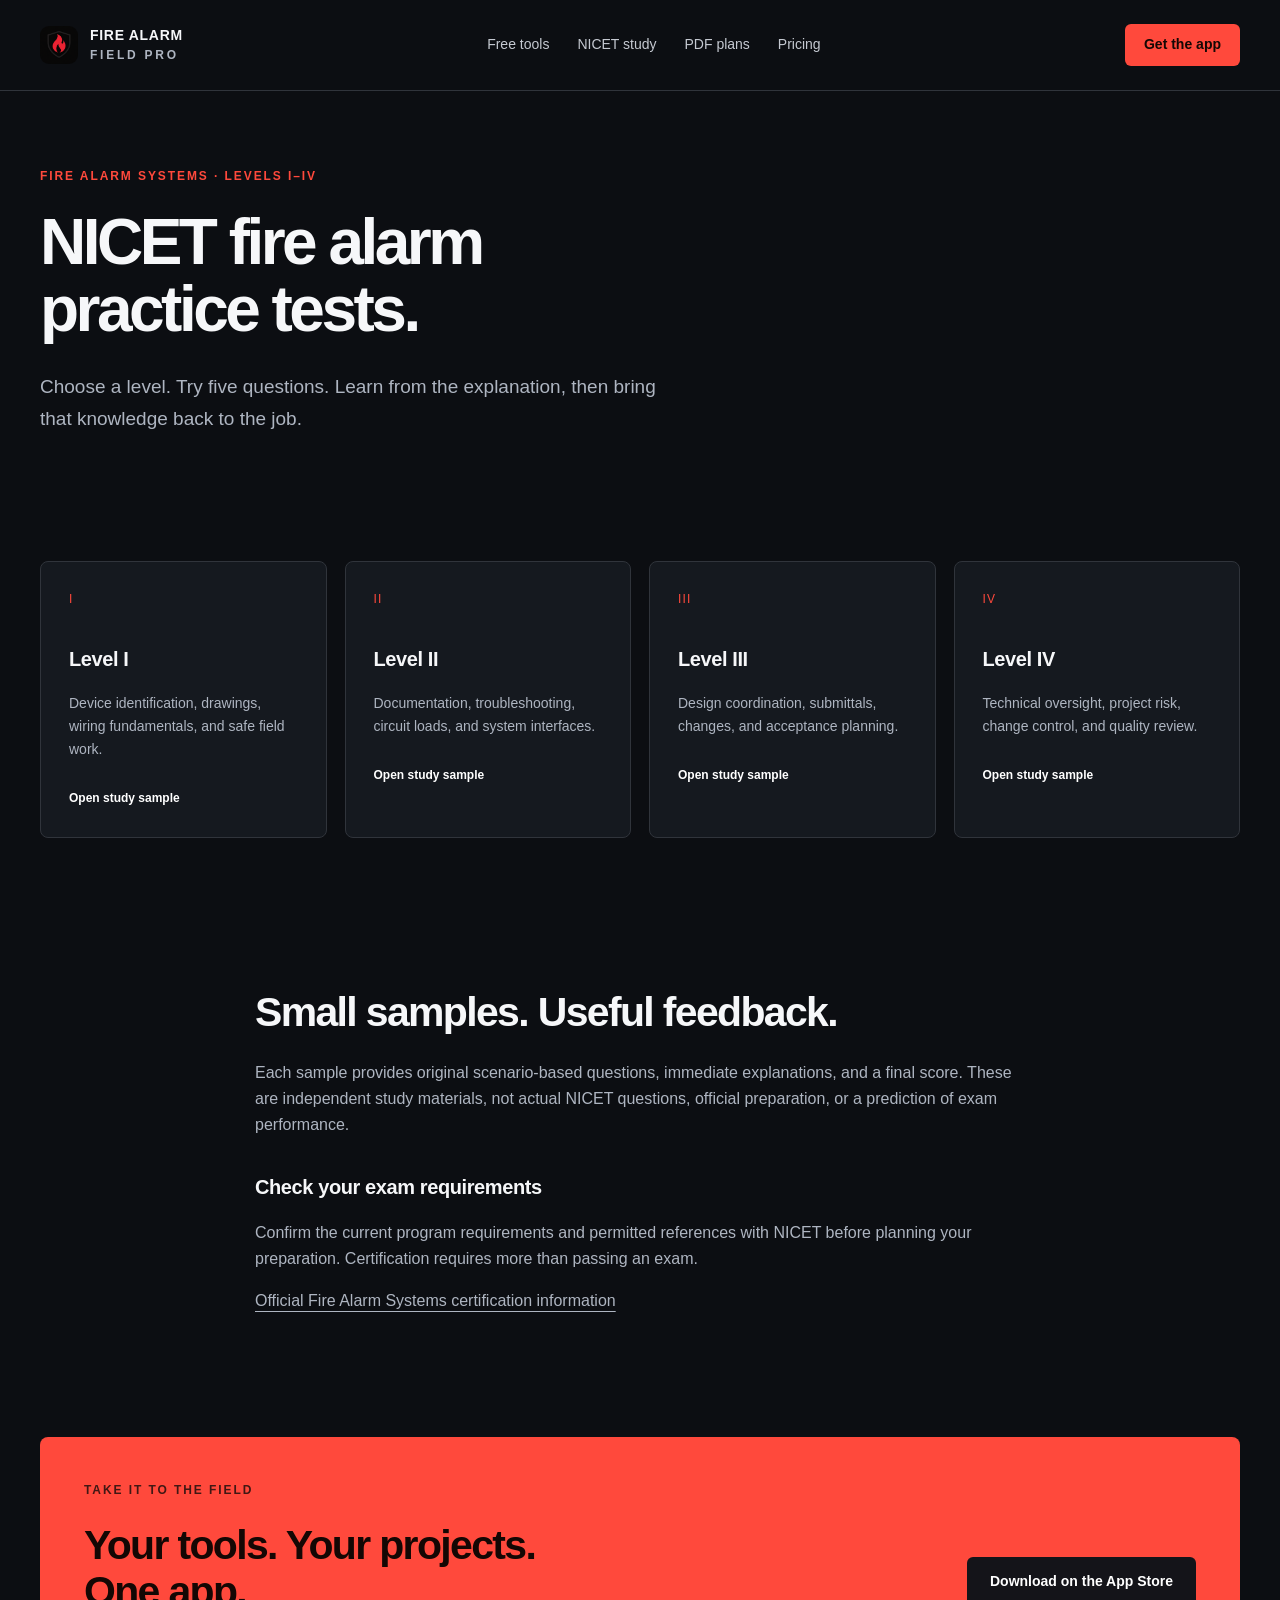
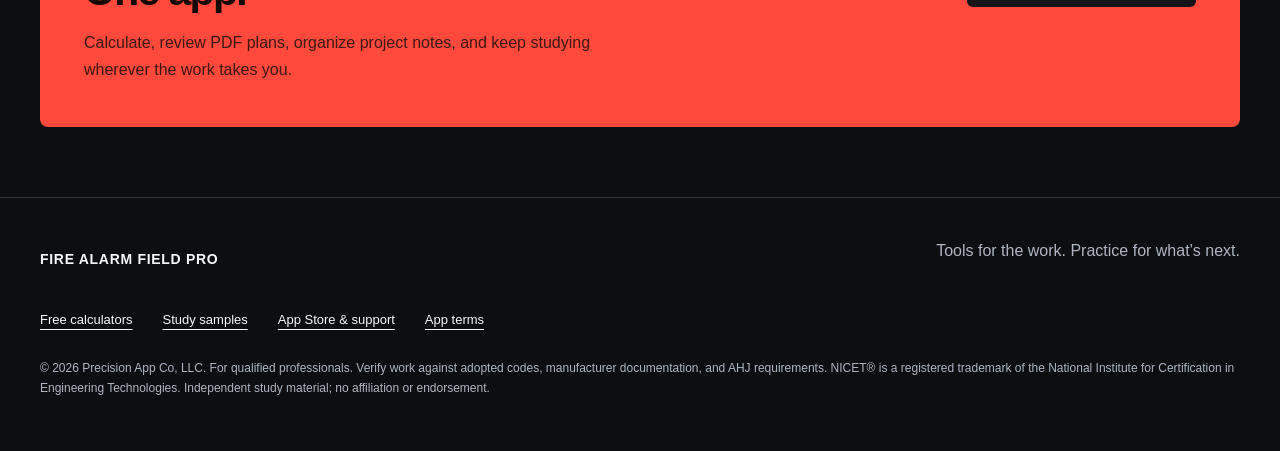
<file: nicet-fire-alarm-practice-test/index.html>
<!doctype html><html lang="en"><head><meta charset="utf-8"><meta name="viewport" content="width=device-width,initial-scale=1"><title>Free NICET Fire Alarm Practice Tests | Fire Alarm Field Pro</title><meta name="description" content="Try free NICET Fire Alarm Systems practice samples for Levels 1–4. Get scenario questions, four answer choices, explanations, and missed-question review."><link rel="canonical" href="https://firealarmfieldpro.com/nicet-fire-alarm-practice-test/"><meta property="og:title" content="Free NICET Fire Alarm Practice Tests | Fire Alarm Field Pro"><meta property="og:description" content="Try free NICET Fire Alarm Systems practice samples for Levels 1–4. Get scenario questions, four answer choices, explanations, and missed-question review."><meta property="og:url" content="https://firealarmfieldpro.com/nicet-fire-alarm-practice-test/"><meta property="og:type" content="website"><meta property="og:site_name" content="Fire Alarm Field Pro"><meta property="og:locale" content="en_US"><meta name="twitter:card" content="summary"><meta name="twitter:title" content="Free NICET Fire Alarm Practice Tests | Fire Alarm Field Pro"><meta name="twitter:description" content="Try free NICET Fire Alarm Systems practice samples for Levels 1–4. Get scenario questions, four answer choices, explanations, and missed-question review."><meta name="robots" content="index,follow,max-image-preview:large"><script type="application/ld+json">{"@context": "https://schema.org", "@graph": [{"@type": "Organization", "@id": "https://firealarmfieldpro.com/#organization", "name": "Precision App Co, LLC", "url": "https://firealarmfieldpro.com/", "logo": "https://firealarmfieldpro.com/assets/icon.png"}, {"@type": "WebSite", "@id": "https://firealarmfieldpro.com/#website", "url": "https://firealarmfieldpro.com/", "name": "Fire Alarm Field Pro", "publisher": {"@id": "https://firealarmfieldpro.com/#organization"}, "inLanguage": "en-US"}, {"@type": "WebPage", "@id": "https://firealarmfieldpro.com/nicet-fire-alarm-practice-test/#webpage", "url": "https://firealarmfieldpro.com/nicet-fire-alarm-practice-test/", "name": "Free NICET Fire Alarm Practice Tests | Fire Alarm Field Pro", "description": "Try free NICET Fire Alarm Systems practice samples for Levels 1–4. Get scenario questions, four answer choices, explanations, and missed-question review.", "isPartOf": {"@id": "https://firealarmfieldpro.com/#website"}, "inLanguage": "en-US"}, {"@type": "BreadcrumbList", "@id": "https://firealarmfieldpro.com/nicet-fire-alarm-practice-test/#breadcrumbs", "itemListElement": [{"@type": "ListItem", "position": 1, "name": "Home", "item": "https://firealarmfieldpro.com/"}, {"@type": "ListItem", "position": 2, "name": "Free NICET Fire Alarm Practice Tests", "item": "https://firealarmfieldpro.com/nicet-fire-alarm-practice-test/"}]}]}</script><link rel="icon" href="/assets/icon.png"><link rel="stylesheet" href="/assets/style.css"></head><body><a class="skip" href="#main">Skip to content</a><header><a class="brand" href="/"><img src="/assets/icon.png" width="38" height="38" alt=""><span>FIRE ALARM<span class="brand-bottom">FIELD PRO</span></span></a><nav aria-label="Main"><a href="/fire-alarm-calculators/">Free tools</a><a href="/nicet-fire-alarm-practice-test/">NICET study</a><a href="/pdf-plan-tool/">PDF plans</a><a href="/pricing/">Pricing</a></nav><a class="button compact" href="https://apps.apple.com/us/app/fire-alarm-field-pro/id6759137663" data-download>Get the app</a></header><main id="main"><section class="page-intro"><span class="eyebrow">FIRE ALARM SYSTEMS · LEVELS I–IV</span><h1>NICET fire alarm<br>practice tests.</h1><p class="lead">Choose a level. Try five questions. Learn from the explanation, then bring that knowledge back to the job.</p></section><section class="grid four"><a class="card" href="/nicet-level-1-practice-test/"><span class="number">I</span><h3>Level I</h3><p>Device identification, drawings, wiring fundamentals, and safe field work.</p><span class="card-link">Open study sample</span></a><a class="card" href="/nicet-level-2-practice-test/"><span class="number">II</span><h3>Level II</h3><p>Documentation, troubleshooting, circuit loads, and system interfaces.</p><span class="card-link">Open study sample</span></a><a class="card" href="/nicet-level-3-practice-test/"><span class="number">III</span><h3>Level III</h3><p>Design coordination, submittals, changes, and acceptance planning.</p><span class="card-link">Open study sample</span></a><a class="card" href="/nicet-level-4-practice-test/"><span class="number">IV</span><h3>Level IV</h3><p>Technical oversight, project risk, change control, and quality review.</p><span class="card-link">Open study sample</span></a></section><section class="reading"><h2>Small samples. Useful feedback.</h2><p>Each sample provides original scenario-based questions, immediate explanations, and a final score. These are independent study materials, not actual NICET questions, official preparation, or a prediction of exam performance.</p><h3>Check your exam requirements</h3><p>Confirm the current program requirements and permitted references with NICET before planning your preparation. Certification requires more than passing an exam.</p><p><a href="https://www.nicet.org/certification-programs/electrical-and-mechanical-systems/fire-alarm-systems/">Official Fire Alarm Systems certification information</a></p></section><section class="conversion"><div><span class="eyebrow">TAKE IT TO THE FIELD</span><h2>Your tools. Your projects.<br>One app.</h2><p>Calculate, review PDF plans, organize project notes, and keep studying wherever the work takes you.</p></div><a class="button primary" href="https://apps.apple.com/us/app/fire-alarm-field-pro/id6759137663" data-download>Download on the App Store</a></section></main><footer><div class="footer-top"><a class="brand" href="/">FIRE ALARM FIELD PRO</a><p>Tools for the work. Practice for what’s next.</p></div><div class="footer-links"><a href="/fire-alarm-calculators/">Free calculators</a><a href="/nicet-fire-alarm-practice-test/">Study samples</a><a href="https://apps.apple.com/us/app/fire-alarm-field-pro/id6759137663">App Store &amp; support</a><a href="https://www.apple.com/legal/internet-services/itunes/dev/stdeula/">App terms</a></div><p class="fine">© 2026 Precision App Co, LLC. For qualified professionals. Verify work against adopted codes, manufacturer documentation, and AHJ requirements. NICET® is a registered trademark of the National Institute for Certification in Engineering Technologies. Independent study material; no affiliation or endorsement.</p></footer></body></html>
</file>
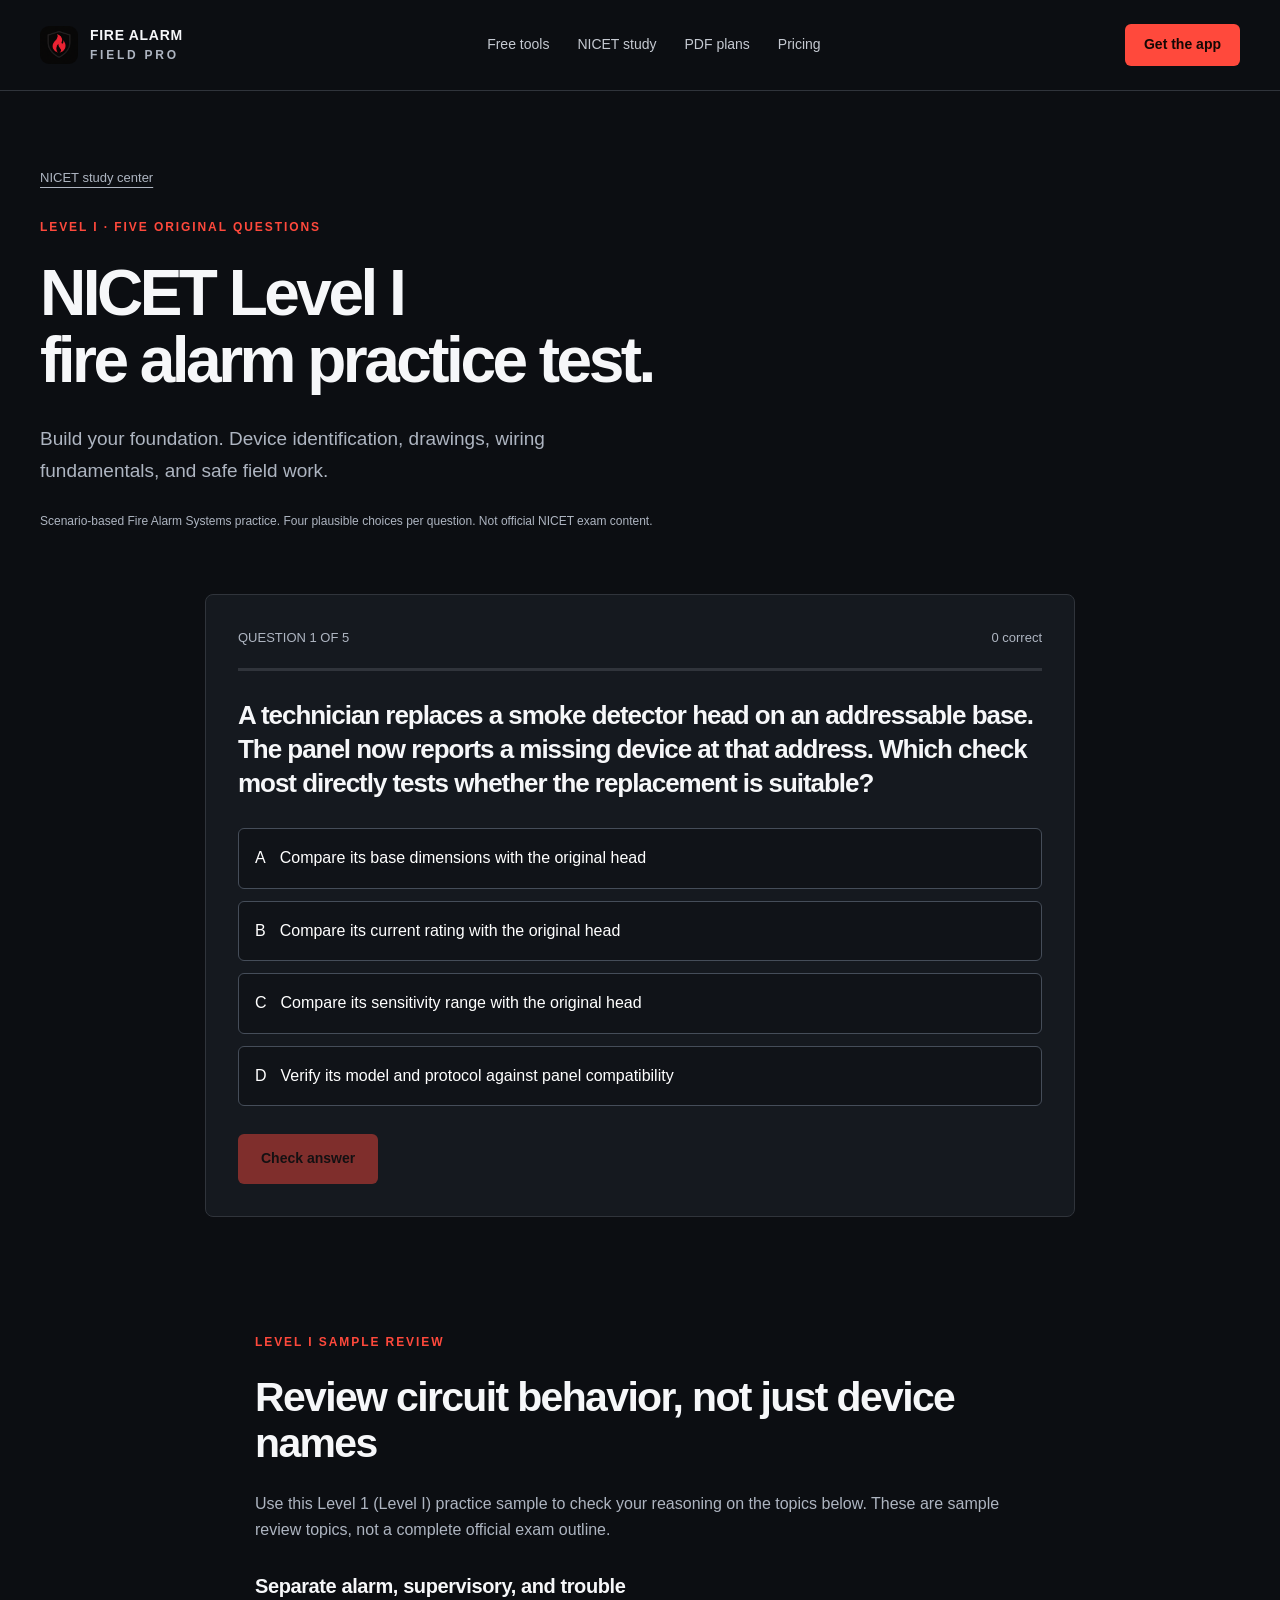
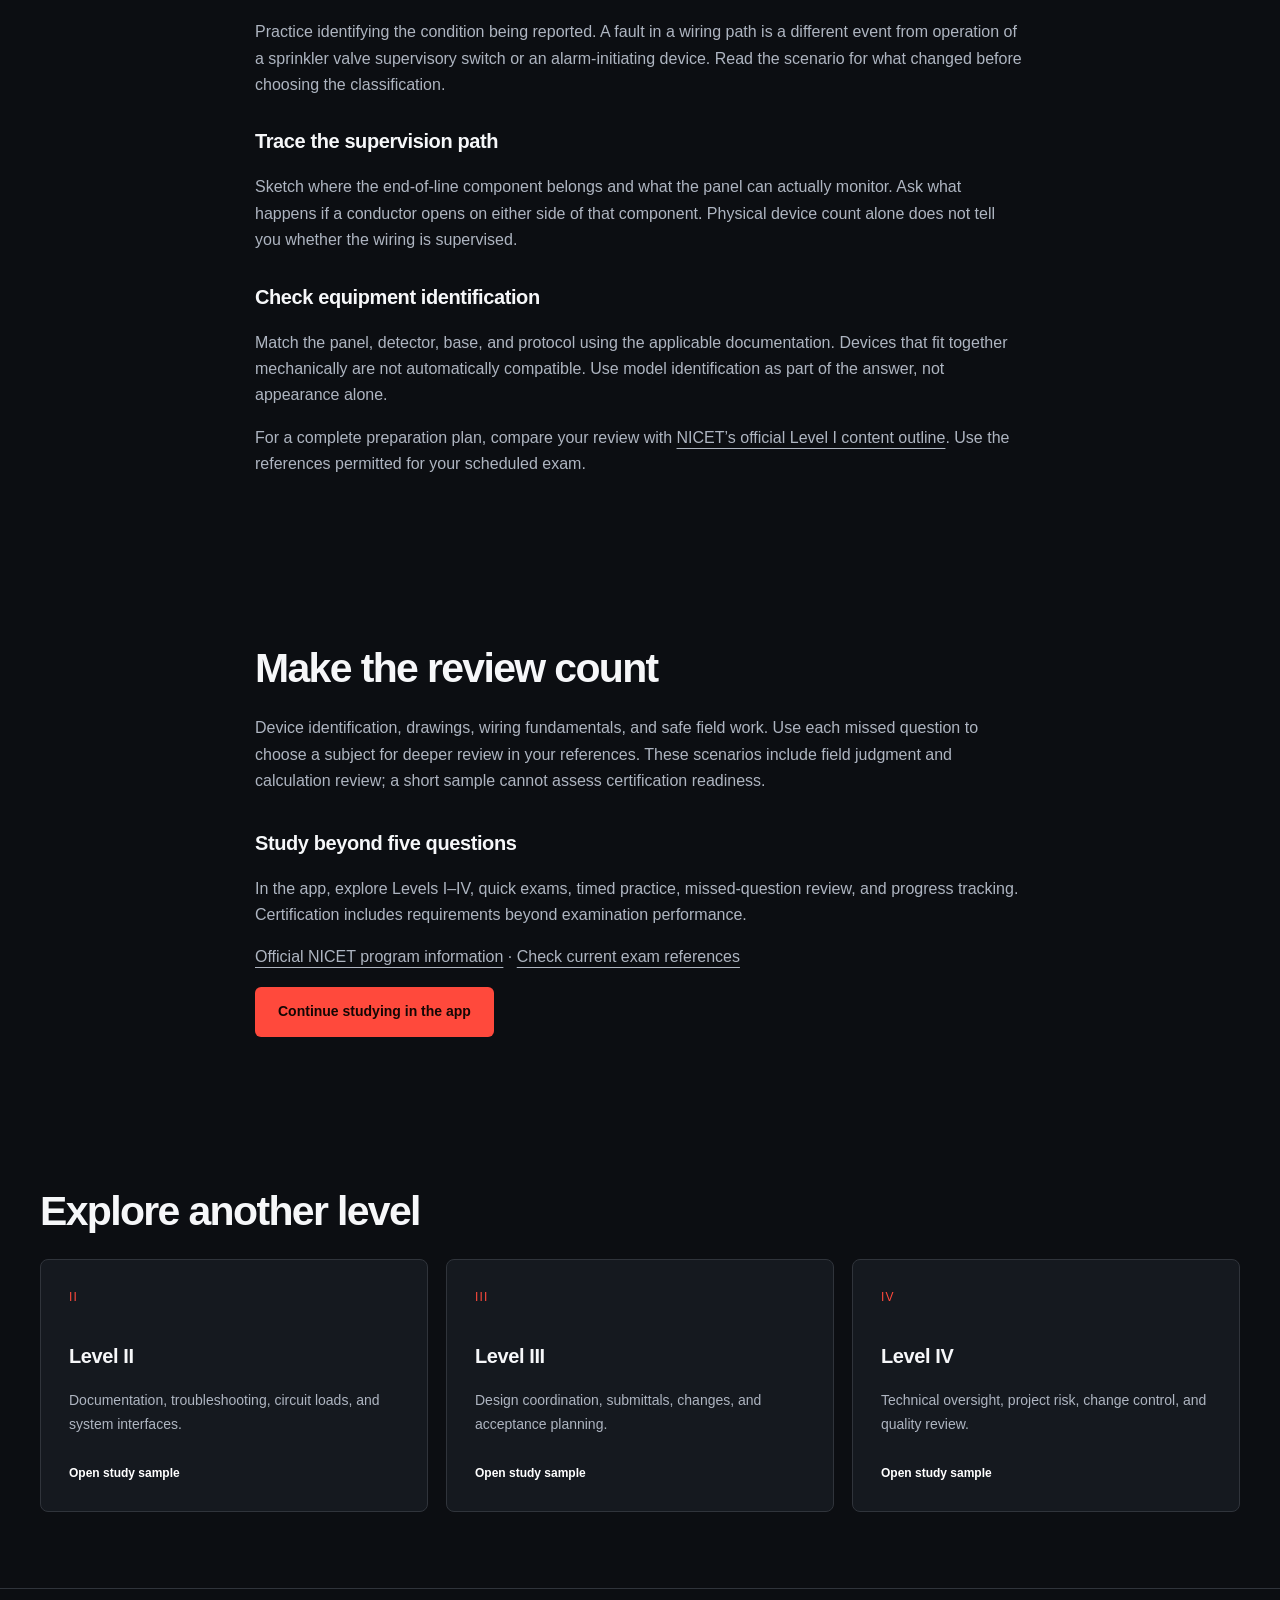
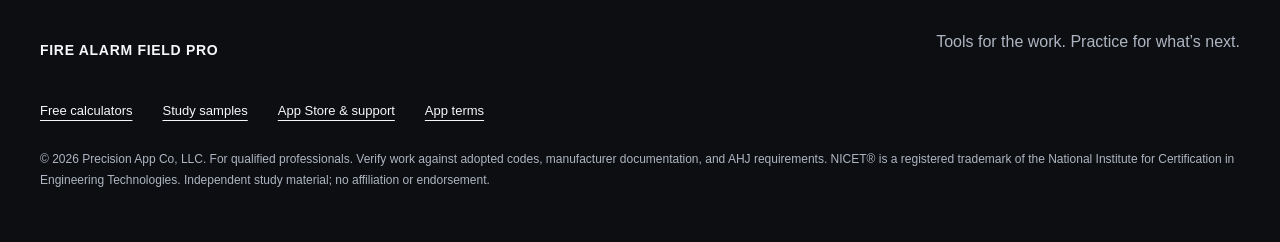
<file: nicet-level-1-practice-test/index.html>
<!doctype html><html lang="en"><head><meta charset="utf-8"><meta name="viewport" content="width=device-width,initial-scale=1"><title>NICET Level 1 Practice Test | Fire Alarm Field Pro</title><meta name="description" content="Try five original NICET Level I fire alarm practice questions. Four plausible choices, shuffled answers, explanations, and review. Free, no login."><link rel="canonical" href="https://firealarmfieldpro.com/nicet-level-1-practice-test/"><meta property="og:title" content="NICET Level 1 Practice Test | Fire Alarm Field Pro"><meta property="og:description" content="Try five original NICET Level I fire alarm practice questions. Four plausible choices, shuffled answers, explanations, and review. Free, no login."><meta property="og:url" content="https://firealarmfieldpro.com/nicet-level-1-practice-test/"><meta property="og:type" content="website"><meta property="og:site_name" content="Fire Alarm Field Pro"><meta property="og:locale" content="en_US"><meta name="twitter:card" content="summary"><meta name="twitter:title" content="NICET Level 1 Practice Test | Fire Alarm Field Pro"><meta name="twitter:description" content="Try five original NICET Level I fire alarm practice questions. Four plausible choices, shuffled answers, explanations, and review. Free, no login."><meta name="robots" content="index,follow,max-image-preview:large"><script type="application/ld+json">{"@context": "https://schema.org", "@graph": [{"@type": "Organization", "@id": "https://firealarmfieldpro.com/#organization", "name": "Precision App Co, LLC", "url": "https://firealarmfieldpro.com/", "logo": "https://firealarmfieldpro.com/assets/icon.png"}, {"@type": "WebSite", "@id": "https://firealarmfieldpro.com/#website", "url": "https://firealarmfieldpro.com/", "name": "Fire Alarm Field Pro", "publisher": {"@id": "https://firealarmfieldpro.com/#organization"}, "inLanguage": "en-US"}, {"@type": "WebPage", "@id": "https://firealarmfieldpro.com/nicet-level-1-practice-test/#webpage", "url": "https://firealarmfieldpro.com/nicet-level-1-practice-test/", "name": "NICET Level 1 Practice Test | Fire Alarm Field Pro", "description": "Try five original NICET Level I fire alarm practice questions. Four plausible choices, shuffled answers, explanations, and review. Free, no login.", "isPartOf": {"@id": "https://firealarmfieldpro.com/#website"}, "inLanguage": "en-US"}, {"@type": "BreadcrumbList", "@id": "https://firealarmfieldpro.com/nicet-level-1-practice-test/#breadcrumbs", "itemListElement": [{"@type": "ListItem", "position": 1, "name": "Home", "item": "https://firealarmfieldpro.com/"}, {"@type": "ListItem", "position": 2, "name": "NICET practice tests", "item": "https://firealarmfieldpro.com/nicet-fire-alarm-practice-test/"}, {"@type": "ListItem", "position": 3, "name": "NICET Level 1 Practice Test", "item": "https://firealarmfieldpro.com/nicet-level-1-practice-test/"}]}]}</script><link rel="icon" href="/assets/icon.png"><link rel="stylesheet" href="/assets/style.css"><script src="/assets/app.js" defer></script></head><body><a class="skip" href="#main">Skip to content</a><header><a class="brand" href="/"><img src="/assets/icon.png" width="38" height="38" alt=""><span>FIRE ALARM<span class="brand-bottom">FIELD PRO</span></span></a><nav aria-label="Main"><a href="/fire-alarm-calculators/">Free tools</a><a href="/nicet-fire-alarm-practice-test/">NICET study</a><a href="/pdf-plan-tool/">PDF plans</a><a href="/pricing/">Pricing</a></nav><a class="button compact" href="https://apps.apple.com/us/app/fire-alarm-field-pro/id6759137663" data-download>Get the app</a></header><main id="main"><section class="page-intro"><a class="crumb" href="/nicet-fire-alarm-practice-test/">NICET study center</a><span class="eyebrow">LEVEL I · FIVE ORIGINAL QUESTIONS</span><h1>NICET Level I<br>fire alarm practice test.</h1><p class="lead">Build your foundation. Device identification, drawings, wiring fundamentals, and safe field work.</p><p class="fine">Scenario-based Fire Alarm Systems practice. Four plausible choices per question. Not official NICET exam content.</p></section><section class="quiz-wrap"><div id="quiz" class="quiz-panel"><div class="static-questions"><span class="eyebrow">FIVE PRACTICE QUESTIONS</span><article><h2>A supervised conventional initiating circuit is normal. During an authorized test, one conductor is opened between the panel and its remote end-of-line resistor. What condition should the panel indicate?</h2><ol type="A"><li>An alarm from the initiating zone</li><li>A trouble from the initiating zone</li><li>A supervisory from the initiating zone</li><li>A disabled status for the initiating zone</li></ol></article><article><h2>A sprinkler valve supervisory switch operates while a waterflow switch remains normal. How should the valve condition normally be classified?</h2><ol type="A"><li>A fire alarm requiring evacuation</li><li>A circuit trouble requiring repair</li><li>A supervisory requiring investigation</li><li>A monitor-only event requiring logging</li></ol></article><article><h2>A technician replaces a smoke detector head on an addressable base. The panel now reports a missing device at that address. Which check most directly tests whether the replacement is suitable?</h2><ol type="A"><li>Compare its sensitivity range with the original head</li><li>Compare its current rating with the original head</li><li>Compare its base dimensions with the original head</li><li>Verify its model and protocol against panel compatibility</li></ol></article><article><h2>A conventional circuit has the correct end-of-line resistor connected across the panel terminals instead of at the last device. Which problem does this create?</h2><ol type="A"><li>An open field wire can leave the panel indicating normal</li><li>An alarm contact can no longer change the circuit current</li><li>The circuit becomes a two-path return arrangement</li><li>The resistor causes all connected devices to latch</li></ol></article><article><h2>A room layout requires at least 34 cd. The proposed wall strobe has selectable settings of 15, 30, 75, and 110 cd. Which is the lowest setting that meets the stated output requirement?</h2><ol type="A"><li>30 cd</li><li>34 cd</li><li>75 cd</li><li>110 cd</li></ol></article><p>Enable JavaScript for answer selection, scoring, and explanations.</p></div></div><script id="questions" type="application/json">[["A supervised conventional initiating circuit is normal. During an authorized test, one conductor is opened between the panel and its remote end-of-line resistor. What condition should the panel indicate?", ["An alarm from the initiating zone", "A trouble from the initiating zone", "A supervisory from the initiating zone", "A disabled status for the initiating zone"], 1, "An open conductor breaks the supervised circuit path and should produce trouble. Alarm and supervisory indicate different conditions; disabling a zone is an intentional system action."], ["A sprinkler valve supervisory switch operates while a waterflow switch remains normal. How should the valve condition normally be classified?", ["A fire alarm requiring evacuation", "A circuit trouble requiring repair", "A supervisory requiring investigation", "A monitor-only event requiring logging"], 2, "A valve supervisory switch reports an off-normal condition of fire protection equipment. Waterflow normally initiates an alarm. Exact point programming and permitted operation must follow the approved design."], ["A technician replaces a smoke detector head on an addressable base. The panel now reports a missing device at that address. Which check most directly tests whether the replacement is suitable?", ["Compare its sensitivity range with the original head", "Compare its current rating with the original head", "Compare its base dimensions with the original head", "Verify its model and protocol against panel compatibility"], 3, "Physical fit or a similar current rating does not establish addressable compatibility. The replacement must be listed and supported for the panel, protocol, and base being used."], ["A conventional circuit has the correct end-of-line resistor connected across the panel terminals instead of at the last device. Which problem does this create?", ["An open field wire can leave the panel indicating normal", "An alarm contact can no longer change the circuit current", "The circuit becomes a two-path return arrangement", "The resistor causes all connected devices to latch"], 0, "The panel can still see its resistor even if a field conductor opens. Placing the resistor at the proper remote end supervises the intended wiring path; the actual manufacturer wiring diagram governs."], ["A room layout requires at least 34 cd. The proposed wall strobe has selectable settings of 15, 30, 75, and 110 cd. Which is the lowest setting that meets the stated output requirement?", ["30 cd", "34 cd", "75 cd", "110 cd"], 2, "75 cd is the lowest available setting at or above 34 cd. The required output and an appliance\u2019s selectable settings are different. This question assumes the 34 cd design requirement has already been verified."]]</script><noscript>You can read the questions above. Enable JavaScript to submit answers and see explanations.</noscript></section><section class="reading level-guide"><span class="eyebrow">LEVEL I SAMPLE REVIEW</span><h2>Review circuit behavior, not just device names</h2><p>Use this Level 1 (Level I) practice sample to check your reasoning on the topics below. These are sample review topics, not a complete official exam outline.</p><h3>Separate alarm, supervisory, and trouble</h3><p>Practice identifying the condition being reported. A fault in a wiring path is a different event from operation of a sprinkler valve supervisory switch or an alarm-initiating device. Read the scenario for what changed before choosing the classification.</p><h3>Trace the supervision path</h3><p>Sketch where the end-of-line component belongs and what the panel can actually monitor. Ask what happens if a conductor opens on either side of that component. Physical device count alone does not tell you whether the wiring is supervised.</p><h3>Check equipment identification</h3><p>Match the panel, detector, base, and protocol using the applicable documentation. Devices that fit together mechanically are not automatically compatible. Use model identification as part of the answer, not appearance alone.</p><p>For a complete preparation plan, compare your review with <a href="https://www.nicet.org/nicetorg/assets/File/public/FAS_I_Content_Outline.pdf">NICET’s official Level I content outline</a>. Use the references permitted for your scheduled exam.</p></section><section class="reading"><h2>Make the review count</h2><p>Device identification, drawings, wiring fundamentals, and safe field work. Use each missed question to choose a subject for deeper review in your references. These scenarios include field judgment and calculation review; a short sample cannot assess certification readiness.</p><h3>Study beyond five questions</h3><p>In the app, explore Levels I–IV, quick exams, timed practice, missed-question review, and progress tracking. Certification includes requirements beyond examination performance.</p><p><a href="https://www.nicet.org/certification-programs/electrical-and-mechanical-systems/fire-alarm-systems/">Official NICET program information</a> · <a href="https://www.nicet.org/exams/references/">Check current exam references</a></p><a class="button primary" href="https://apps.apple.com/us/app/fire-alarm-field-pro/id6759137663" data-download>Continue studying in the app</a></section><section><h2>Explore another level</h2><div class="grid three"><a class="card" href="/nicet-level-2-practice-test/"><span class="number">II</span><h3>Level II</h3><p>Documentation, troubleshooting, circuit loads, and system interfaces.</p><span class="card-link">Open study sample</span></a><a class="card" href="/nicet-level-3-practice-test/"><span class="number">III</span><h3>Level III</h3><p>Design coordination, submittals, changes, and acceptance planning.</p><span class="card-link">Open study sample</span></a><a class="card" href="/nicet-level-4-practice-test/"><span class="number">IV</span><h3>Level IV</h3><p>Technical oversight, project risk, change control, and quality review.</p><span class="card-link">Open study sample</span></a></div></section></main><footer><div class="footer-top"><a class="brand" href="/">FIRE ALARM FIELD PRO</a><p>Tools for the work. Practice for what’s next.</p></div><div class="footer-links"><a href="/fire-alarm-calculators/">Free calculators</a><a href="/nicet-fire-alarm-practice-test/">Study samples</a><a href="https://apps.apple.com/us/app/fire-alarm-field-pro/id6759137663">App Store &amp; support</a><a href="https://www.apple.com/legal/internet-services/itunes/dev/stdeula/">App terms</a></div><p class="fine">© 2026 Precision App Co, LLC. For qualified professionals. Verify work against adopted codes, manufacturer documentation, and AHJ requirements. NICET® is a registered trademark of the National Institute for Certification in Engineering Technologies. Independent study material; no affiliation or endorsement.</p></footer></body></html>
</file>
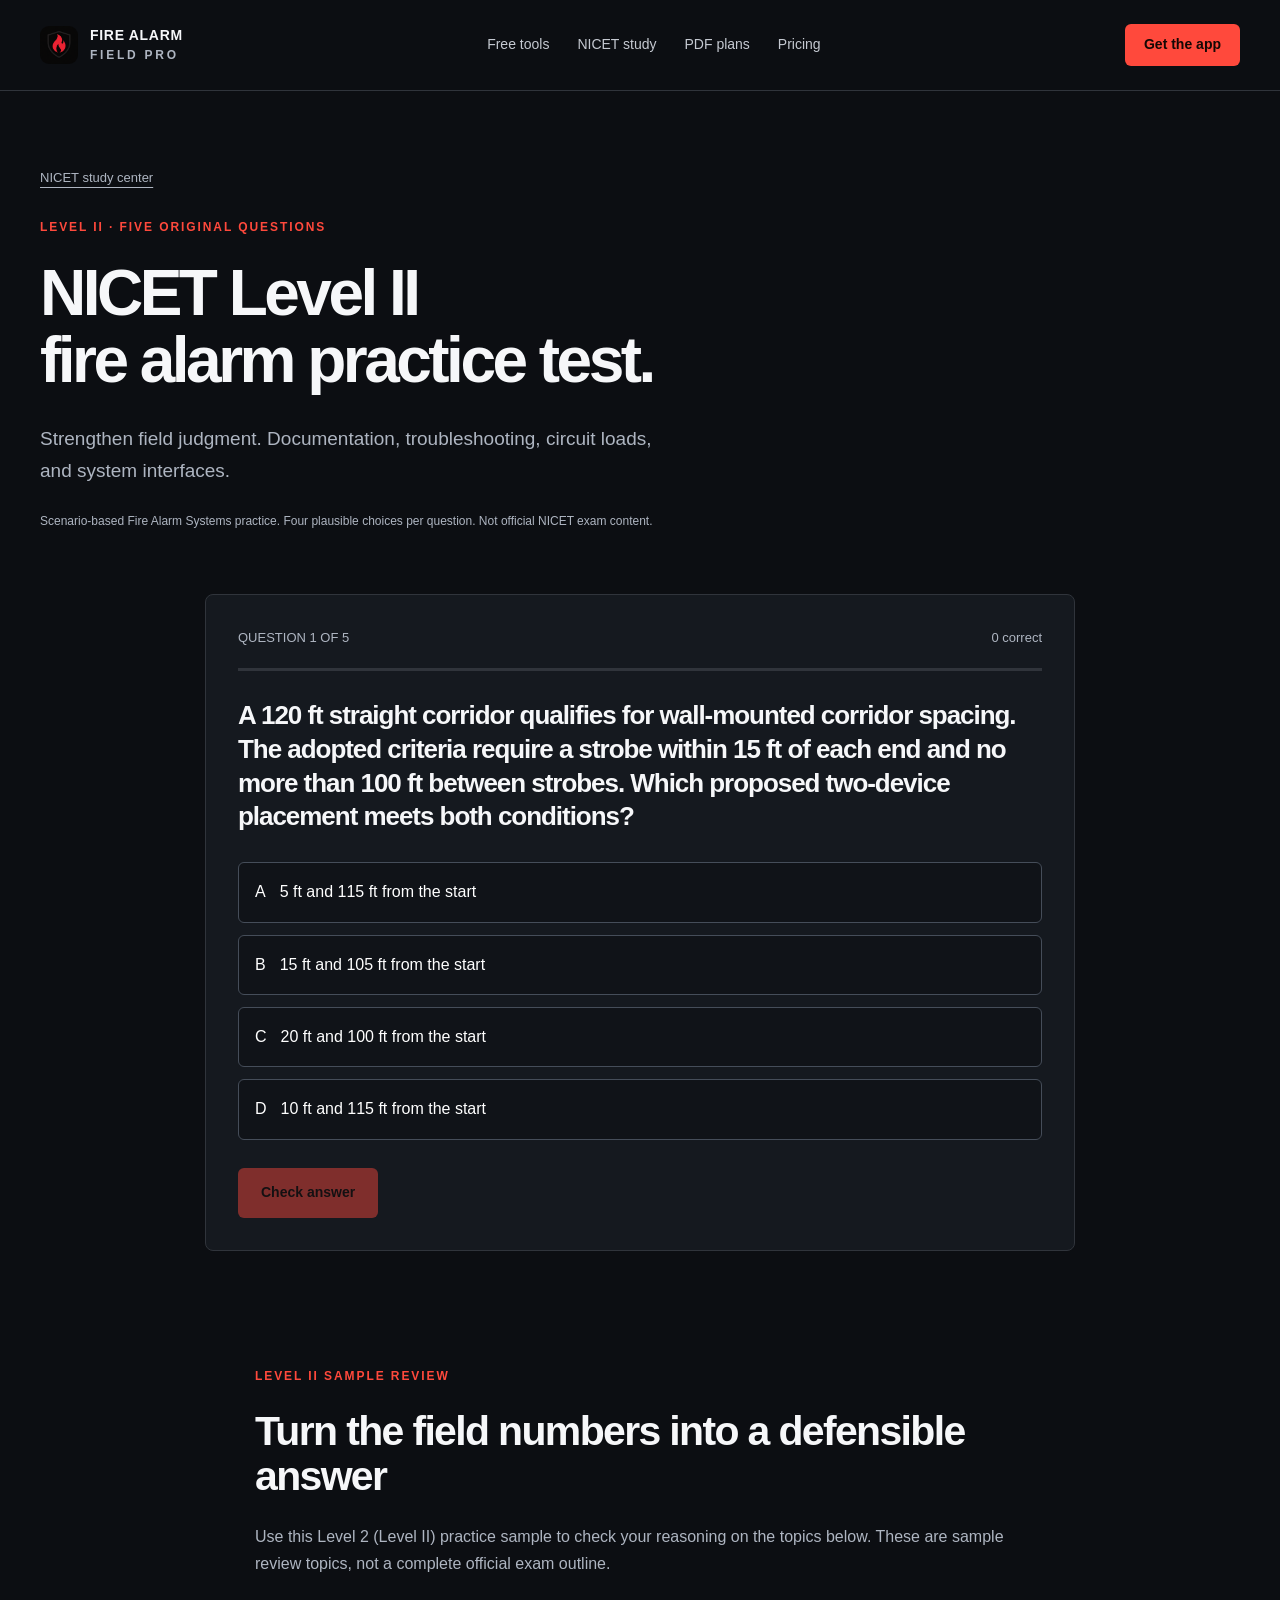
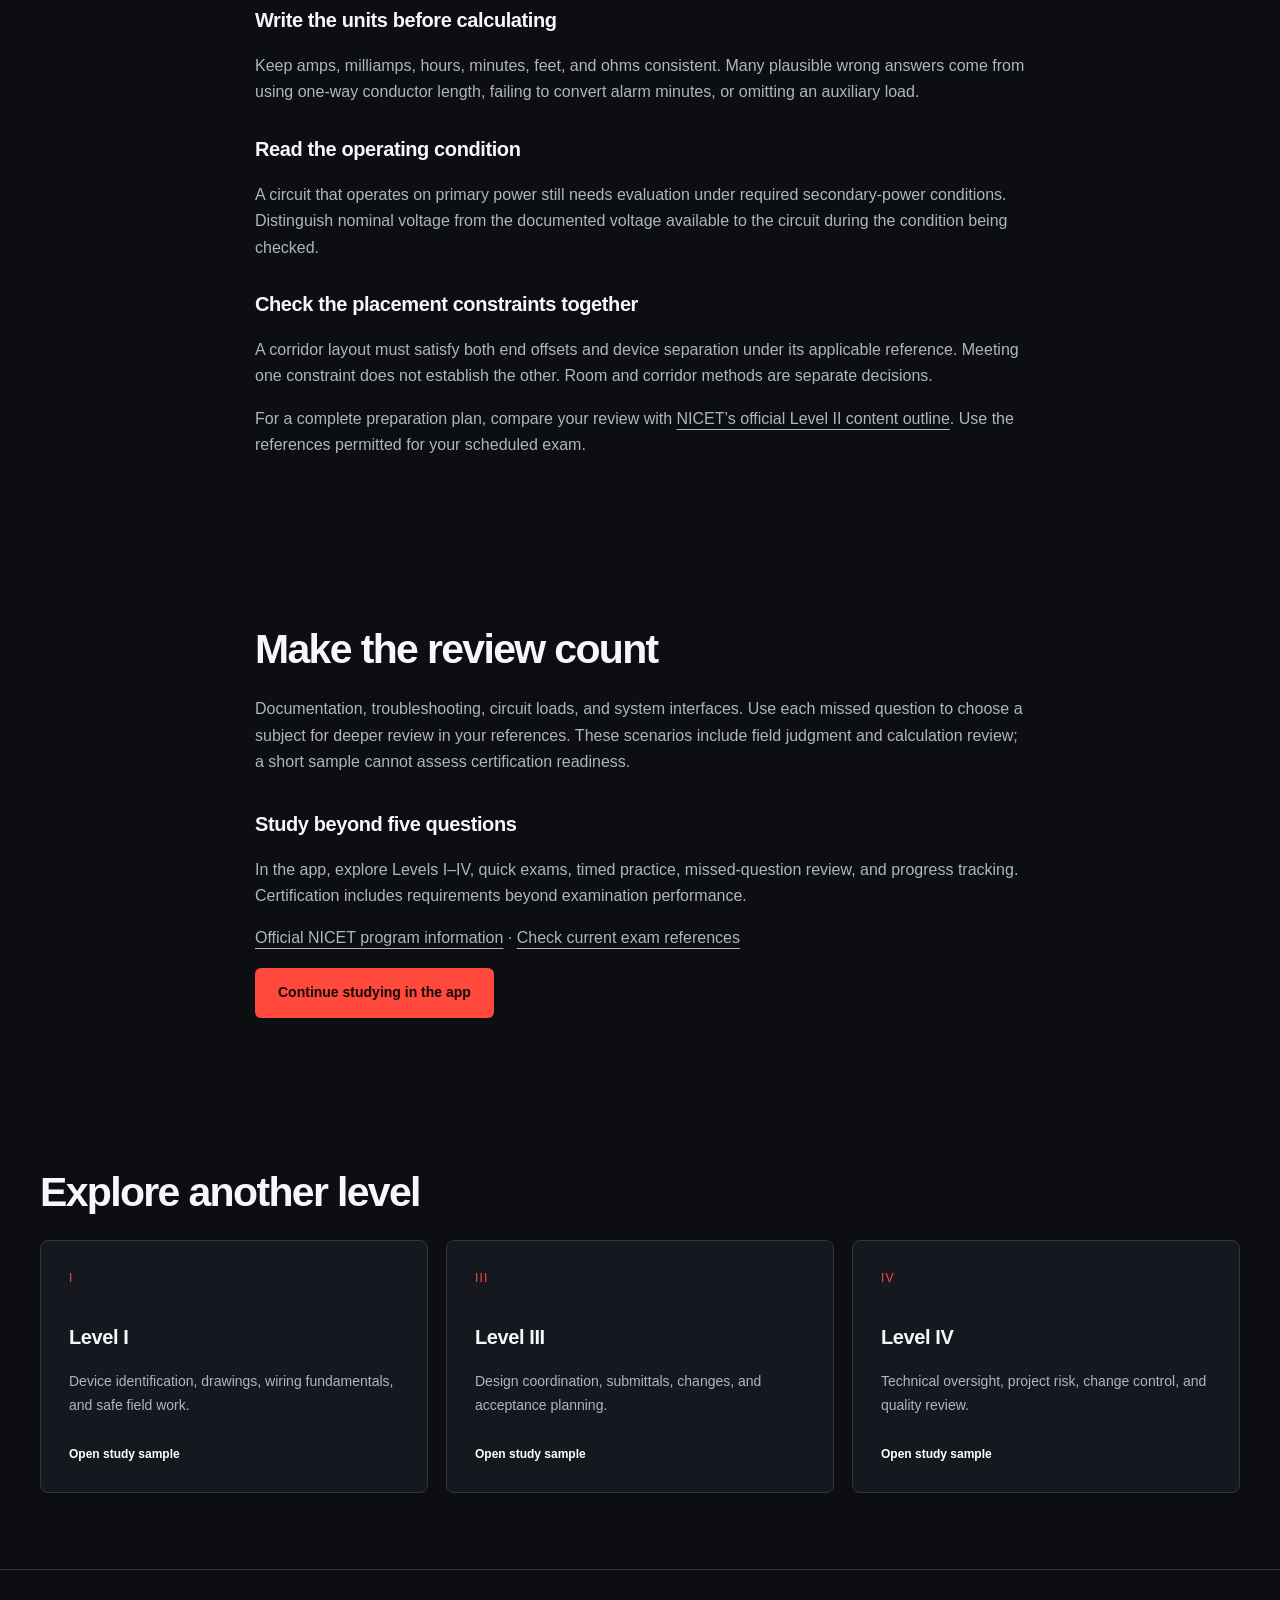
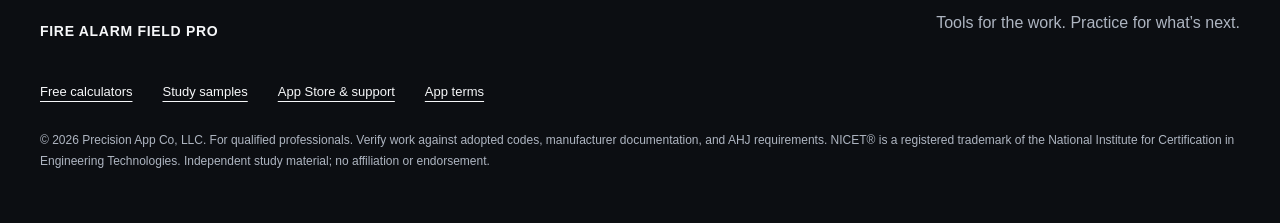
<file: nicet-level-2-practice-test/index.html>
<!doctype html><html lang="en"><head><meta charset="utf-8"><meta name="viewport" content="width=device-width,initial-scale=1"><title>NICET Level 2 Practice Test | Fire Alarm Field Pro</title><meta name="description" content="Try five original NICET Level II fire alarm practice questions. Four plausible choices, shuffled answers, explanations, and review. Free, no login."><link rel="canonical" href="https://firealarmfieldpro.com/nicet-level-2-practice-test/"><meta property="og:title" content="NICET Level 2 Practice Test | Fire Alarm Field Pro"><meta property="og:description" content="Try five original NICET Level II fire alarm practice questions. Four plausible choices, shuffled answers, explanations, and review. Free, no login."><meta property="og:url" content="https://firealarmfieldpro.com/nicet-level-2-practice-test/"><meta property="og:type" content="website"><meta property="og:site_name" content="Fire Alarm Field Pro"><meta property="og:locale" content="en_US"><meta name="twitter:card" content="summary"><meta name="twitter:title" content="NICET Level 2 Practice Test | Fire Alarm Field Pro"><meta name="twitter:description" content="Try five original NICET Level II fire alarm practice questions. Four plausible choices, shuffled answers, explanations, and review. Free, no login."><meta name="robots" content="index,follow,max-image-preview:large"><script type="application/ld+json">{"@context": "https://schema.org", "@graph": [{"@type": "Organization", "@id": "https://firealarmfieldpro.com/#organization", "name": "Precision App Co, LLC", "url": "https://firealarmfieldpro.com/", "logo": "https://firealarmfieldpro.com/assets/icon.png"}, {"@type": "WebSite", "@id": "https://firealarmfieldpro.com/#website", "url": "https://firealarmfieldpro.com/", "name": "Fire Alarm Field Pro", "publisher": {"@id": "https://firealarmfieldpro.com/#organization"}, "inLanguage": "en-US"}, {"@type": "WebPage", "@id": "https://firealarmfieldpro.com/nicet-level-2-practice-test/#webpage", "url": "https://firealarmfieldpro.com/nicet-level-2-practice-test/", "name": "NICET Level 2 Practice Test | Fire Alarm Field Pro", "description": "Try five original NICET Level II fire alarm practice questions. Four plausible choices, shuffled answers, explanations, and review. Free, no login.", "isPartOf": {"@id": "https://firealarmfieldpro.com/#website"}, "inLanguage": "en-US"}, {"@type": "BreadcrumbList", "@id": "https://firealarmfieldpro.com/nicet-level-2-practice-test/#breadcrumbs", "itemListElement": [{"@type": "ListItem", "position": 1, "name": "Home", "item": "https://firealarmfieldpro.com/"}, {"@type": "ListItem", "position": 2, "name": "NICET practice tests", "item": "https://firealarmfieldpro.com/nicet-fire-alarm-practice-test/"}, {"@type": "ListItem", "position": 3, "name": "NICET Level 2 Practice Test", "item": "https://firealarmfieldpro.com/nicet-level-2-practice-test/"}]}]}</script><link rel="icon" href="/assets/icon.png"><link rel="stylesheet" href="/assets/style.css"><script src="/assets/app.js" defer></script></head><body><a class="skip" href="#main">Skip to content</a><header><a class="brand" href="/"><img src="/assets/icon.png" width="38" height="38" alt=""><span>FIRE ALARM<span class="brand-bottom">FIELD PRO</span></span></a><nav aria-label="Main"><a href="/fire-alarm-calculators/">Free tools</a><a href="/nicet-fire-alarm-practice-test/">NICET study</a><a href="/pdf-plan-tool/">PDF plans</a><a href="/pricing/">Pricing</a></nav><a class="button compact" href="https://apps.apple.com/us/app/fire-alarm-field-pro/id6759137663" data-download>Get the app</a></header><main id="main"><section class="page-intro"><a class="crumb" href="/nicet-fire-alarm-practice-test/">NICET study center</a><span class="eyebrow">LEVEL II · FIVE ORIGINAL QUESTIONS</span><h1>NICET Level II<br>fire alarm practice test.</h1><p class="lead">Strengthen field judgment. Documentation, troubleshooting, circuit loads, and system interfaces.</p><p class="fine">Scenario-based Fire Alarm Systems practice. Four plausible choices per question. Not official NICET exam content.</p></section><section class="quiz-wrap"><div id="quiz" class="quiz-panel"><div class="static-questions"><span class="eyebrow">FIVE PRACTICE QUESTIONS</span><article><h2>A 24 VDC two-wire circuit carries a lumped 1.20 A load at its end. The one-way length is 250 ft and each conductor has 2.525 Ω/1,000 ft resistance. Ignoring other losses, what voltage reaches the load?</h2><ol type="A"><li>23.24 V</li><li>20.97 V</li><li>21.00 V</li><li>22.49 V</li></ol></article><article><h2>The calculated unadjusted demand is 12.00 Ah. The specified capacity multiplier is 1.20. The manufacturer supports 12, 14, 18, and 24 Ah batteries. What is the smallest supported capacity meeting these assumptions?</h2><ol type="A"><li>12 Ah</li><li>14 Ah</li><li>18 Ah</li><li>24 Ah</li></ol></article><article><h2>Eight synchronized appliances each draw a listed 0.092 A at the selected setting. Their synchronization module draws 0.020 A from the same output. What is the total output load?</h2><ol type="A"><li>0.756 A</li><li>0.736 A</li><li>0.896 A</li><li>0.716 A</li></ol></article><article><h2>A 120 ft straight corridor qualifies for wall-mounted corridor spacing. The adopted criteria require a strobe within 15 ft of each end and no more than 100 ft between strobes. Which proposed two-device placement meets both conditions?</h2><ol type="A"><li>10 ft and 115 ft from the start</li><li>15 ft and 105 ft from the start</li><li>20 ft and 100 ft from the start</li><li>5 ft and 115 ft from the start</li></ol></article><article><h2>During testing, strobes on two separately powered circuits flash consistently but drift out of step within the same room. Both circuits use identical listed appliances. Which review most directly addresses the observed issue?</h2><ol type="A"><li>Compare conductor sizes and total circuit lengths</li><li>Compare appliance current at the selected candela</li><li>Check continuity of both circuit return conductors</li><li>Check synchronization wiring between the power supplies</li></ol></article><p>Enable JavaScript for answer selection, scoring, and explanations.</p></div></div><script id="questions" type="application/json">[["A 24 VDC two-wire circuit carries a lumped 1.20 A load at its end. The one-way length is 250 ft and each conductor has 2.525 \u03a9/1,000 ft resistance. Ignoring other losses, what voltage reaches the load?", ["23.24 V", "20.97 V", "21.00 V", "22.49 V"], 3, "Round-trip resistance is 2 \u00d7 250 \u00d7 2.525 \u00f7 1,000 = 1.2625 \u03a9. Drop is 1.20 \u00d7 1.2625 = 1.515 V, leaving 22.485 V, or 22.49 V. Using only the one-way conductor length underestimates loss."], ["The calculated unadjusted demand is 12.00 Ah. The specified capacity multiplier is 1.20. The manufacturer supports 12, 14, 18, and 24 Ah batteries. What is the smallest supported capacity meeting these assumptions?", ["12 Ah", "14 Ah", "18 Ah", "24 Ah"], 2, "12.00 \u00d7 1.20 = 14.40 Ah. A 14 Ah battery is below the adjusted demand; 18 Ah is the next supported size. Charger and enclosure compatibility still need confirmation."], ["Eight synchronized appliances each draw a listed 0.092 A at the selected setting. Their synchronization module draws 0.020 A from the same output. What is the total output load?", ["0.756 A", "0.736 A", "0.896 A", "0.716 A"], 0, "Eight appliances draw 8 \u00d7 0.092 = 0.736 A. Add the module\u2019s 0.020 A for 0.756 A. Add each distinct load once using the appropriate published current."], ["A 120 ft straight corridor qualifies for wall-mounted corridor spacing. The adopted criteria require a strobe within 15 ft of each end and no more than 100 ft between strobes. Which proposed two-device placement meets both conditions?", ["10 ft and 115 ft from the start", "15 ft and 105 ft from the start", "20 ft and 100 ft from the start", "5 ft and 115 ft from the start"], 1, "At 15 and 105 ft, both end distances are 15 ft and device separation is 90 ft. The other choices either exceed an end allowance or the maximum separation. Width, turns, mounting, output, and obstructions must also be checked."], ["During testing, strobes on two separately powered circuits flash consistently but drift out of step within the same room. Both circuits use identical listed appliances. Which review most directly addresses the observed issue?", ["Compare conductor sizes and total circuit lengths", "Compare appliance current at the selected candela", "Check continuity of both circuit return conductors", "Check synchronization wiring between the power supplies"], 3, "Identical appliances and correct individual loads do not establish a common synchronization reference. Review the manufacturer-supported synchronization arrangement between the separate power supplies."]]</script><noscript>You can read the questions above. Enable JavaScript to submit answers and see explanations.</noscript></section><section class="reading level-guide"><span class="eyebrow">LEVEL II SAMPLE REVIEW</span><h2>Turn the field numbers into a defensible answer</h2><p>Use this Level 2 (Level II) practice sample to check your reasoning on the topics below. These are sample review topics, not a complete official exam outline.</p><h3>Write the units before calculating</h3><p>Keep amps, milliamps, hours, minutes, feet, and ohms consistent. Many plausible wrong answers come from using one-way conductor length, failing to convert alarm minutes, or omitting an auxiliary load.</p><h3>Read the operating condition</h3><p>A circuit that operates on primary power still needs evaluation under required secondary-power conditions. Distinguish nominal voltage from the documented voltage available to the circuit during the condition being checked.</p><h3>Check the placement constraints together</h3><p>A corridor layout must satisfy both end offsets and device separation under its applicable reference. Meeting one constraint does not establish the other. Room and corridor methods are separate decisions.</p><p>For a complete preparation plan, compare your review with <a href="https://www.nicet.org/nicetorg/assets/File/public/FAS_II_Content_Outline.pdf">NICET’s official Level II content outline</a>. Use the references permitted for your scheduled exam.</p></section><section class="reading"><h2>Make the review count</h2><p>Documentation, troubleshooting, circuit loads, and system interfaces. Use each missed question to choose a subject for deeper review in your references. These scenarios include field judgment and calculation review; a short sample cannot assess certification readiness.</p><h3>Study beyond five questions</h3><p>In the app, explore Levels I–IV, quick exams, timed practice, missed-question review, and progress tracking. Certification includes requirements beyond examination performance.</p><p><a href="https://www.nicet.org/certification-programs/electrical-and-mechanical-systems/fire-alarm-systems/">Official NICET program information</a> · <a href="https://www.nicet.org/exams/references/">Check current exam references</a></p><a class="button primary" href="https://apps.apple.com/us/app/fire-alarm-field-pro/id6759137663" data-download>Continue studying in the app</a></section><section><h2>Explore another level</h2><div class="grid three"><a class="card" href="/nicet-level-1-practice-test/"><span class="number">I</span><h3>Level I</h3><p>Device identification, drawings, wiring fundamentals, and safe field work.</p><span class="card-link">Open study sample</span></a><a class="card" href="/nicet-level-3-practice-test/"><span class="number">III</span><h3>Level III</h3><p>Design coordination, submittals, changes, and acceptance planning.</p><span class="card-link">Open study sample</span></a><a class="card" href="/nicet-level-4-practice-test/"><span class="number">IV</span><h3>Level IV</h3><p>Technical oversight, project risk, change control, and quality review.</p><span class="card-link">Open study sample</span></a></div></section></main><footer><div class="footer-top"><a class="brand" href="/">FIRE ALARM FIELD PRO</a><p>Tools for the work. Practice for what’s next.</p></div><div class="footer-links"><a href="/fire-alarm-calculators/">Free calculators</a><a href="/nicet-fire-alarm-practice-test/">Study samples</a><a href="https://apps.apple.com/us/app/fire-alarm-field-pro/id6759137663">App Store &amp; support</a><a href="https://www.apple.com/legal/internet-services/itunes/dev/stdeula/">App terms</a></div><p class="fine">© 2026 Precision App Co, LLC. For qualified professionals. Verify work against adopted codes, manufacturer documentation, and AHJ requirements. NICET® is a registered trademark of the National Institute for Certification in Engineering Technologies. Independent study material; no affiliation or endorsement.</p></footer></body></html>
</file>
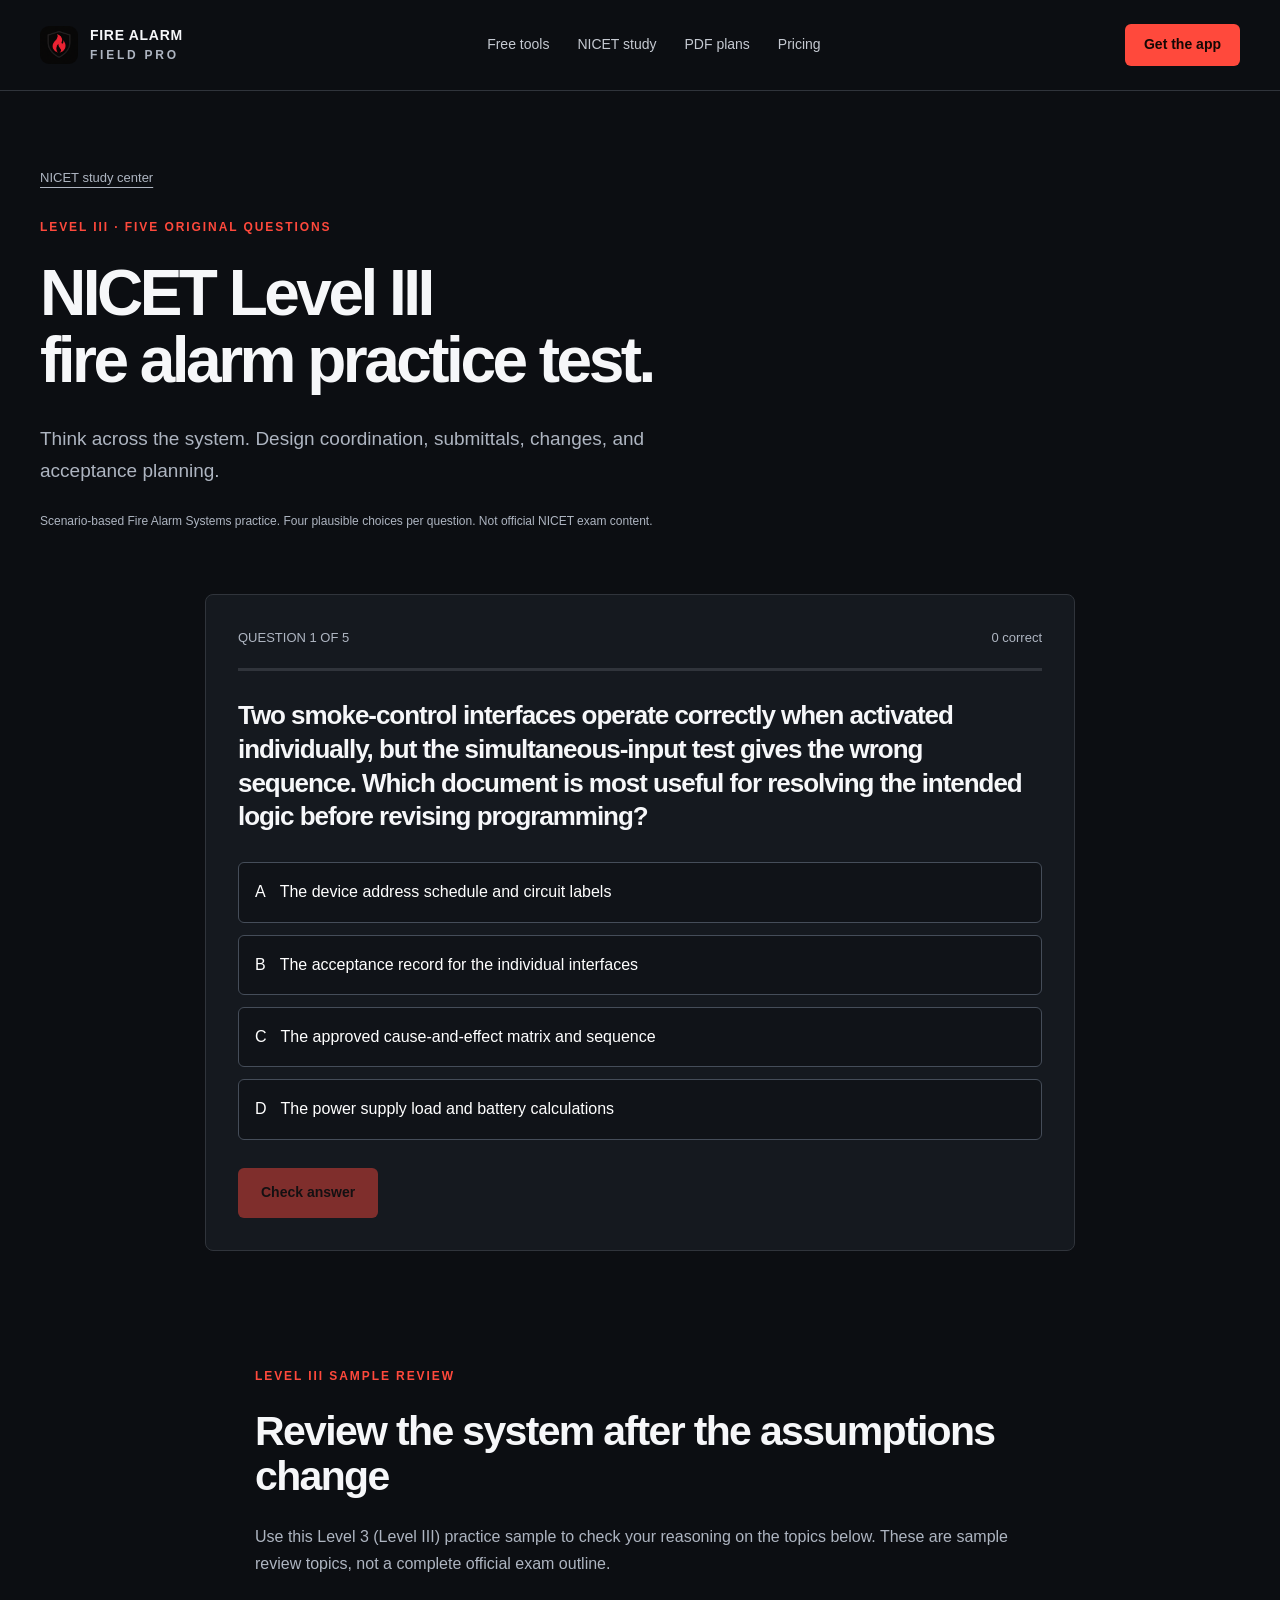
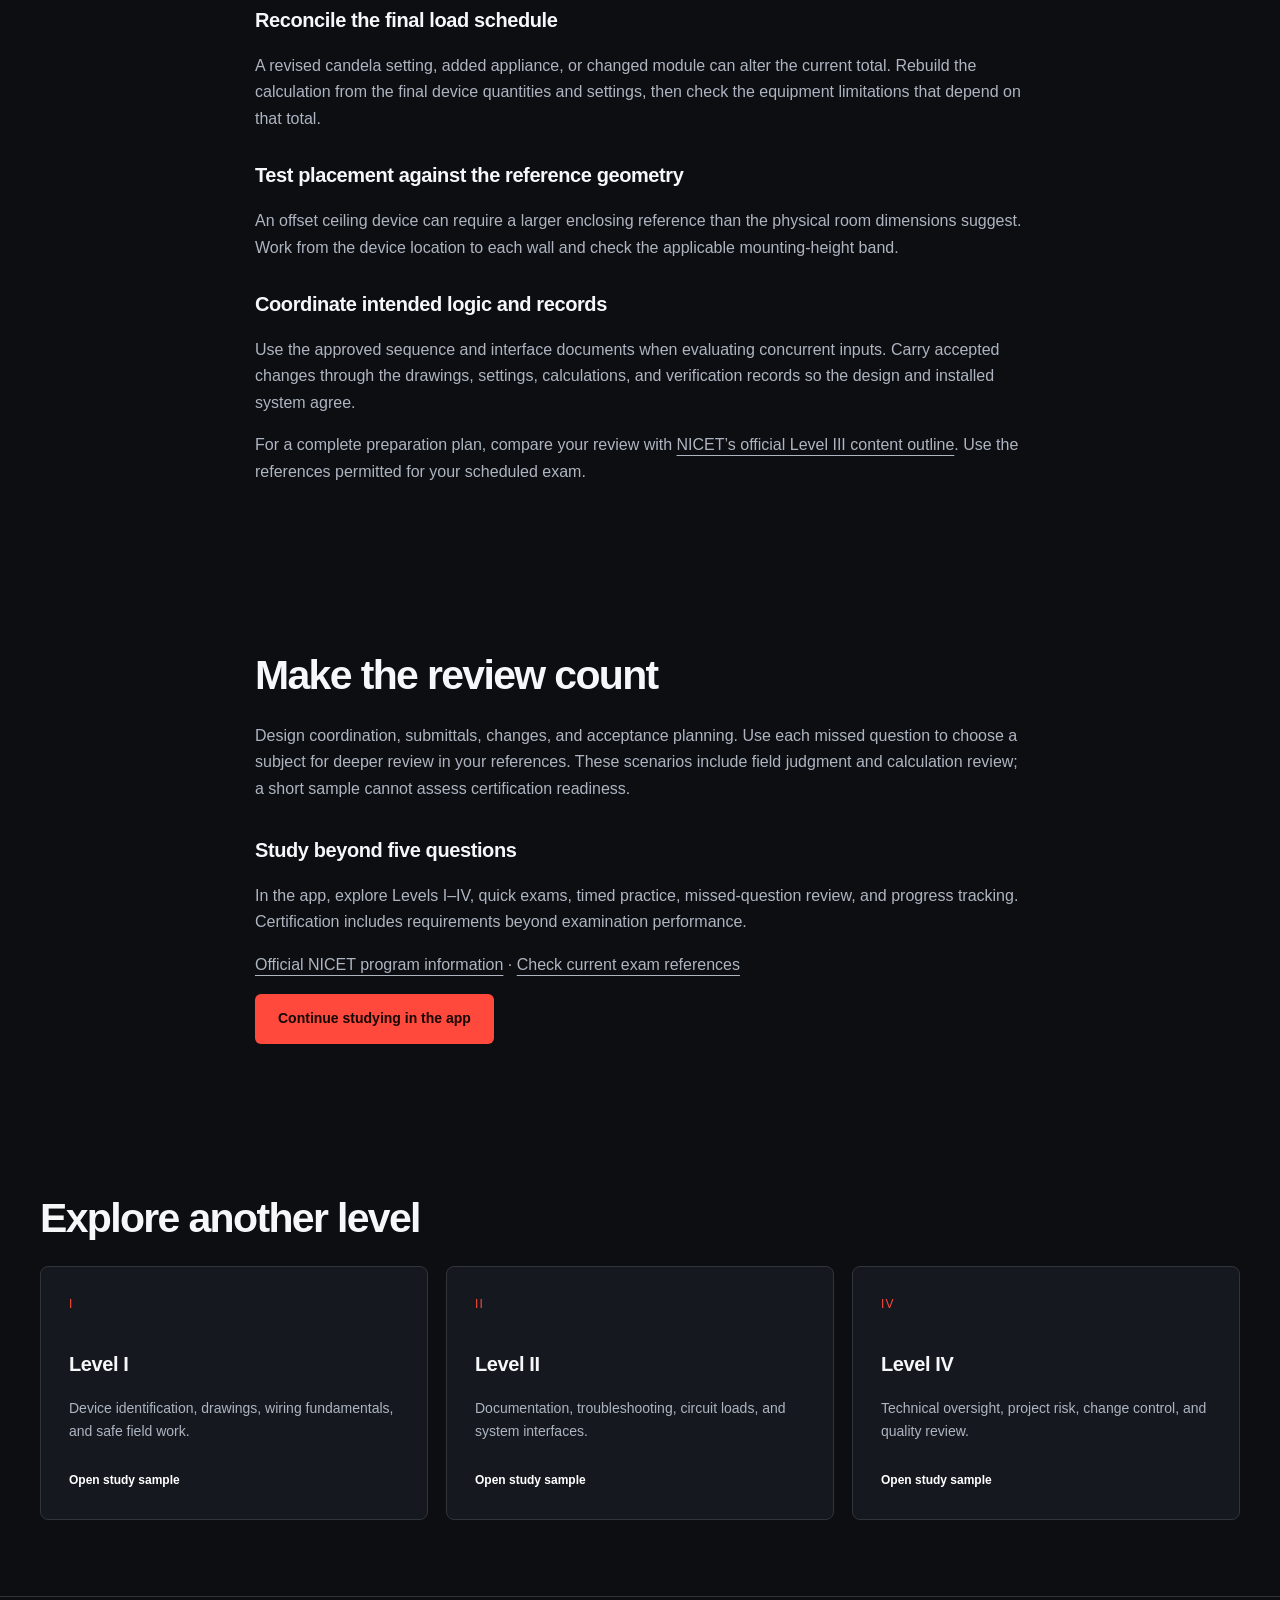
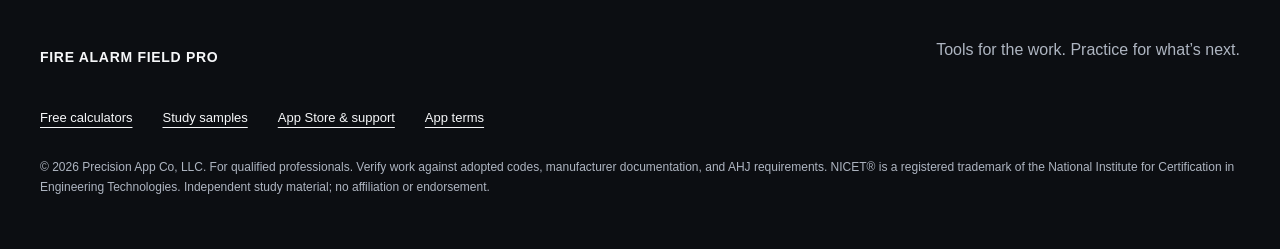
<file: nicet-level-3-practice-test/index.html>
<!doctype html><html lang="en"><head><meta charset="utf-8"><meta name="viewport" content="width=device-width,initial-scale=1"><title>NICET Level 3 Practice Test | Fire Alarm Field Pro</title><meta name="description" content="Try five original NICET Level III fire alarm practice questions. Four plausible choices, shuffled answers, explanations, and review. Free, no login."><link rel="canonical" href="https://firealarmfieldpro.com/nicet-level-3-practice-test/"><meta property="og:title" content="NICET Level 3 Practice Test | Fire Alarm Field Pro"><meta property="og:description" content="Try five original NICET Level III fire alarm practice questions. Four plausible choices, shuffled answers, explanations, and review. Free, no login."><meta property="og:url" content="https://firealarmfieldpro.com/nicet-level-3-practice-test/"><meta property="og:type" content="website"><meta property="og:site_name" content="Fire Alarm Field Pro"><meta property="og:locale" content="en_US"><meta name="twitter:card" content="summary"><meta name="twitter:title" content="NICET Level 3 Practice Test | Fire Alarm Field Pro"><meta name="twitter:description" content="Try five original NICET Level III fire alarm practice questions. Four plausible choices, shuffled answers, explanations, and review. Free, no login."><meta name="robots" content="index,follow,max-image-preview:large"><script type="application/ld+json">{"@context": "https://schema.org", "@graph": [{"@type": "Organization", "@id": "https://firealarmfieldpro.com/#organization", "name": "Precision App Co, LLC", "url": "https://firealarmfieldpro.com/", "logo": "https://firealarmfieldpro.com/assets/icon.png"}, {"@type": "WebSite", "@id": "https://firealarmfieldpro.com/#website", "url": "https://firealarmfieldpro.com/", "name": "Fire Alarm Field Pro", "publisher": {"@id": "https://firealarmfieldpro.com/#organization"}, "inLanguage": "en-US"}, {"@type": "WebPage", "@id": "https://firealarmfieldpro.com/nicet-level-3-practice-test/#webpage", "url": "https://firealarmfieldpro.com/nicet-level-3-practice-test/", "name": "NICET Level 3 Practice Test | Fire Alarm Field Pro", "description": "Try five original NICET Level III fire alarm practice questions. Four plausible choices, shuffled answers, explanations, and review. Free, no login.", "isPartOf": {"@id": "https://firealarmfieldpro.com/#website"}, "inLanguage": "en-US"}, {"@type": "BreadcrumbList", "@id": "https://firealarmfieldpro.com/nicet-level-3-practice-test/#breadcrumbs", "itemListElement": [{"@type": "ListItem", "position": 1, "name": "Home", "item": "https://firealarmfieldpro.com/"}, {"@type": "ListItem", "position": 2, "name": "NICET practice tests", "item": "https://firealarmfieldpro.com/nicet-fire-alarm-practice-test/"}, {"@type": "ListItem", "position": 3, "name": "NICET Level 3 Practice Test", "item": "https://firealarmfieldpro.com/nicet-level-3-practice-test/"}]}]}</script><link rel="icon" href="/assets/icon.png"><link rel="stylesheet" href="/assets/style.css"><script src="/assets/app.js" defer></script></head><body><a class="skip" href="#main">Skip to content</a><header><a class="brand" href="/"><img src="/assets/icon.png" width="38" height="38" alt=""><span>FIRE ALARM<span class="brand-bottom">FIELD PRO</span></span></a><nav aria-label="Main"><a href="/fire-alarm-calculators/">Free tools</a><a href="/nicet-fire-alarm-practice-test/">NICET study</a><a href="/pdf-plan-tool/">PDF plans</a><a href="/pricing/">Pricing</a></nav><a class="button compact" href="https://apps.apple.com/us/app/fire-alarm-field-pro/id6759137663" data-download>Get the app</a></header><main id="main"><section class="page-intro"><a class="crumb" href="/nicet-fire-alarm-practice-test/">NICET study center</a><span class="eyebrow">LEVEL III · FIVE ORIGINAL QUESTIONS</span><h1>NICET Level III<br>fire alarm practice test.</h1><p class="lead">Think across the system. Design coordination, submittals, changes, and acceptance planning.</p><p class="fine">Scenario-based Fire Alarm Systems practice. Four plausible choices per question. Not official NICET exam content.</p></section><section class="quiz-wrap"><div id="quiz" class="quiz-panel"><div class="static-questions"><span class="eyebrow">FIVE PRACTICE QUESTIONS</span><article><h2>A circuit originally has ten 0.080 A appliances. A revision changes six to a setting drawing 0.125 A; the other four remain unchanged. Before adding any modules, what total appliance current belongs in the revised calculation?</h2><ol type="A"><li>0.800 A</li><li>1.070 A</li><li>1.250 A</li><li>1.550 A</li></ol></article><article><h2>A ceiling strobe is proposed in a 40 × 30 ft room, at X = 10 ft from one end of the 40 ft dimension and centered along the 30 ft dimension. Using the rule that doubles the greatest perpendicular distance to a wall, what square-room size should be checked?</h2><ol type="A"><li>30 × 30 ft</li><li>40 × 40 ft</li><li>50 × 50 ft</li><li>60 × 60 ft</li></ol></article><article><h2>Two equal 12 V, 18 Ah batteries are connected in series for a 24 V fire alarm supply. Which nominal battery bank rating is correct?</h2><ol type="A"><li>24 V, 18 Ah</li><li>24 V, 36 Ah</li><li>12 V, 36 Ah</li><li>12 V, 18 Ah</li></ol></article><article><h2>A design assumes a regulated 24.0 V output, but the selected supply documentation specifies a lower minimum output under secondary power. Which review best addresses end-device performance?</h2><ol type="A"><li>Use the average of the two output values in the drop calculation</li><li>Use 24.0 V and increase the battery Ah rating proportionally</li><li>Use the documented minimum output with the applicable circuit load</li><li>Use each appliance’s nominal current at its highest voltage</li></ol></article><article><h2>Two smoke-control interfaces operate correctly when activated individually, but the simultaneous-input test gives the wrong sequence. Which document is most useful for resolving the intended logic before revising programming?</h2><ol type="A"><li>The device address schedule and circuit labels</li><li>The approved cause-and-effect matrix and sequence</li><li>The power supply load and battery calculations</li><li>The acceptance record for the individual interfaces</li></ol></article><p>Enable JavaScript for answer selection, scoring, and explanations.</p></div></div><script id="questions" type="application/json">[["A circuit originally has ten 0.080 A appliances. A revision changes six to a setting drawing 0.125 A; the other four remain unchanged. Before adding any modules, what total appliance current belongs in the revised calculation?", ["0.800 A", "1.070 A", "1.250 A", "1.550 A"], 1, "Six devices draw 6 \u00d7 0.125 = 0.750 A and four draw 4 \u00d7 0.080 = 0.320 A, totaling 1.070 A. Recalculate from the actual final device settings rather than averaging the old and new ratings."], ["A ceiling strobe is proposed in a 40 \u00d7 30 ft room, at X = 10 ft from one end of the 40 ft dimension and centered along the 30 ft dimension. Using the rule that doubles the greatest perpendicular distance to a wall, what square-room size should be checked?", ["30 \u00d7 30 ft", "40 \u00d7 40 ft", "50 \u00d7 50 ft", "60 \u00d7 60 ft"], 3, "The four perpendicular wall distances are 10, 30, 15, and 15 ft. The greatest is 30 ft; doubling it gives a 60 ft square-room reference. Using the physical room\u2019s longest wall alone misses the offset penalty."], ["Two equal 12 V, 18 Ah batteries are connected in series for a 24 V fire alarm supply. Which nominal battery bank rating is correct?", ["24 V, 18 Ah", "24 V, 36 Ah", "12 V, 36 Ah", "12 V, 18 Ah"], 0, "Series connection adds voltage while leaving amp-hour capacity unchanged for equal batteries. The bank is 24 V, 18 Ah. Parallel and series arrangements must not be confused."], ["A design assumes a regulated 24.0 V output, but the selected supply documentation specifies a lower minimum output under secondary power. Which review best addresses end-device performance?", ["Use the average of the two output values in the drop calculation", "Use 24.0 V and increase the battery Ah rating proportionally", "Use the documented minimum output with the applicable circuit load", "Use each appliance\u2019s nominal current at its highest voltage"], 2, "Evaluate the device terminal voltage under the required operating condition using the supply\u2019s documented minimum and the applicable listed load behavior. More battery capacity does not by itself fix a voltage-drop assumption."], ["Two smoke-control interfaces operate correctly when activated individually, but the simultaneous-input test gives the wrong sequence. Which document is most useful for resolving the intended logic before revising programming?", ["The device address schedule and circuit labels", "The approved cause-and-effect matrix and sequence", "The power supply load and battery calculations", "The acceptance record for the individual interfaces"], 1, "The approved matrix and sequence define how concurrent inputs and priorities are intended to interact. Individual test records show what happened; they do not establish the intended combined logic."]]</script><noscript>You can read the questions above. Enable JavaScript to submit answers and see explanations.</noscript></section><section class="reading level-guide"><span class="eyebrow">LEVEL III SAMPLE REVIEW</span><h2>Review the system after the assumptions change</h2><p>Use this Level 3 (Level III) practice sample to check your reasoning on the topics below. These are sample review topics, not a complete official exam outline.</p><h3>Reconcile the final load schedule</h3><p>A revised candela setting, added appliance, or changed module can alter the current total. Rebuild the calculation from the final device quantities and settings, then check the equipment limitations that depend on that total.</p><h3>Test placement against the reference geometry</h3><p>An offset ceiling device can require a larger enclosing reference than the physical room dimensions suggest. Work from the device location to each wall and check the applicable mounting-height band.</p><h3>Coordinate intended logic and records</h3><p>Use the approved sequence and interface documents when evaluating concurrent inputs. Carry accepted changes through the drawings, settings, calculations, and verification records so the design and installed system agree.</p><p>For a complete preparation plan, compare your review with <a href="https://www.nicet.org/nicetorg/assets/File/public/FAS_III_Content_Outline.pdf">NICET’s official Level III content outline</a>. Use the references permitted for your scheduled exam.</p></section><section class="reading"><h2>Make the review count</h2><p>Design coordination, submittals, changes, and acceptance planning. Use each missed question to choose a subject for deeper review in your references. These scenarios include field judgment and calculation review; a short sample cannot assess certification readiness.</p><h3>Study beyond five questions</h3><p>In the app, explore Levels I–IV, quick exams, timed practice, missed-question review, and progress tracking. Certification includes requirements beyond examination performance.</p><p><a href="https://www.nicet.org/certification-programs/electrical-and-mechanical-systems/fire-alarm-systems/">Official NICET program information</a> · <a href="https://www.nicet.org/exams/references/">Check current exam references</a></p><a class="button primary" href="https://apps.apple.com/us/app/fire-alarm-field-pro/id6759137663" data-download>Continue studying in the app</a></section><section><h2>Explore another level</h2><div class="grid three"><a class="card" href="/nicet-level-1-practice-test/"><span class="number">I</span><h3>Level I</h3><p>Device identification, drawings, wiring fundamentals, and safe field work.</p><span class="card-link">Open study sample</span></a><a class="card" href="/nicet-level-2-practice-test/"><span class="number">II</span><h3>Level II</h3><p>Documentation, troubleshooting, circuit loads, and system interfaces.</p><span class="card-link">Open study sample</span></a><a class="card" href="/nicet-level-4-practice-test/"><span class="number">IV</span><h3>Level IV</h3><p>Technical oversight, project risk, change control, and quality review.</p><span class="card-link">Open study sample</span></a></div></section></main><footer><div class="footer-top"><a class="brand" href="/">FIRE ALARM FIELD PRO</a><p>Tools for the work. Practice for what’s next.</p></div><div class="footer-links"><a href="/fire-alarm-calculators/">Free calculators</a><a href="/nicet-fire-alarm-practice-test/">Study samples</a><a href="https://apps.apple.com/us/app/fire-alarm-field-pro/id6759137663">App Store &amp; support</a><a href="https://www.apple.com/legal/internet-services/itunes/dev/stdeula/">App terms</a></div><p class="fine">© 2026 Precision App Co, LLC. For qualified professionals. Verify work against adopted codes, manufacturer documentation, and AHJ requirements. NICET® is a registered trademark of the National Institute for Certification in Engineering Technologies. Independent study material; no affiliation or endorsement.</p></footer></body></html>
</file>
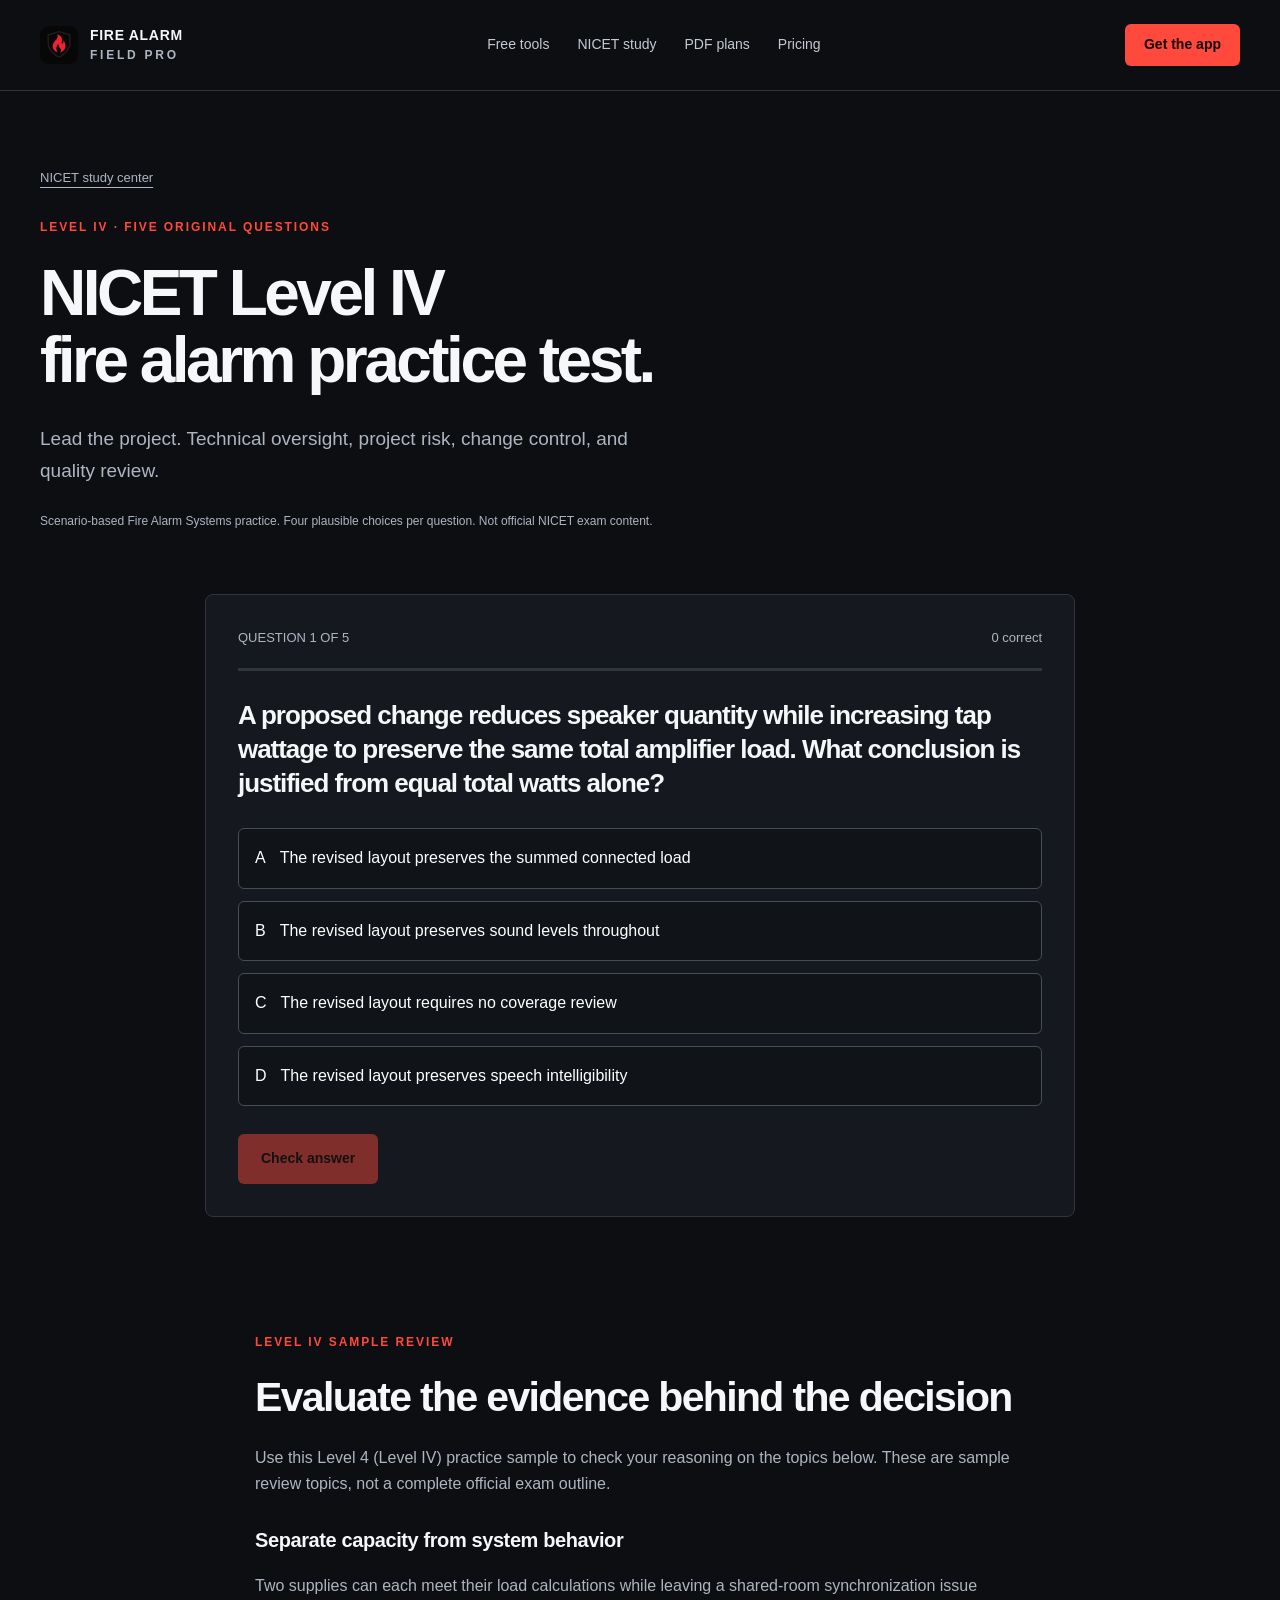
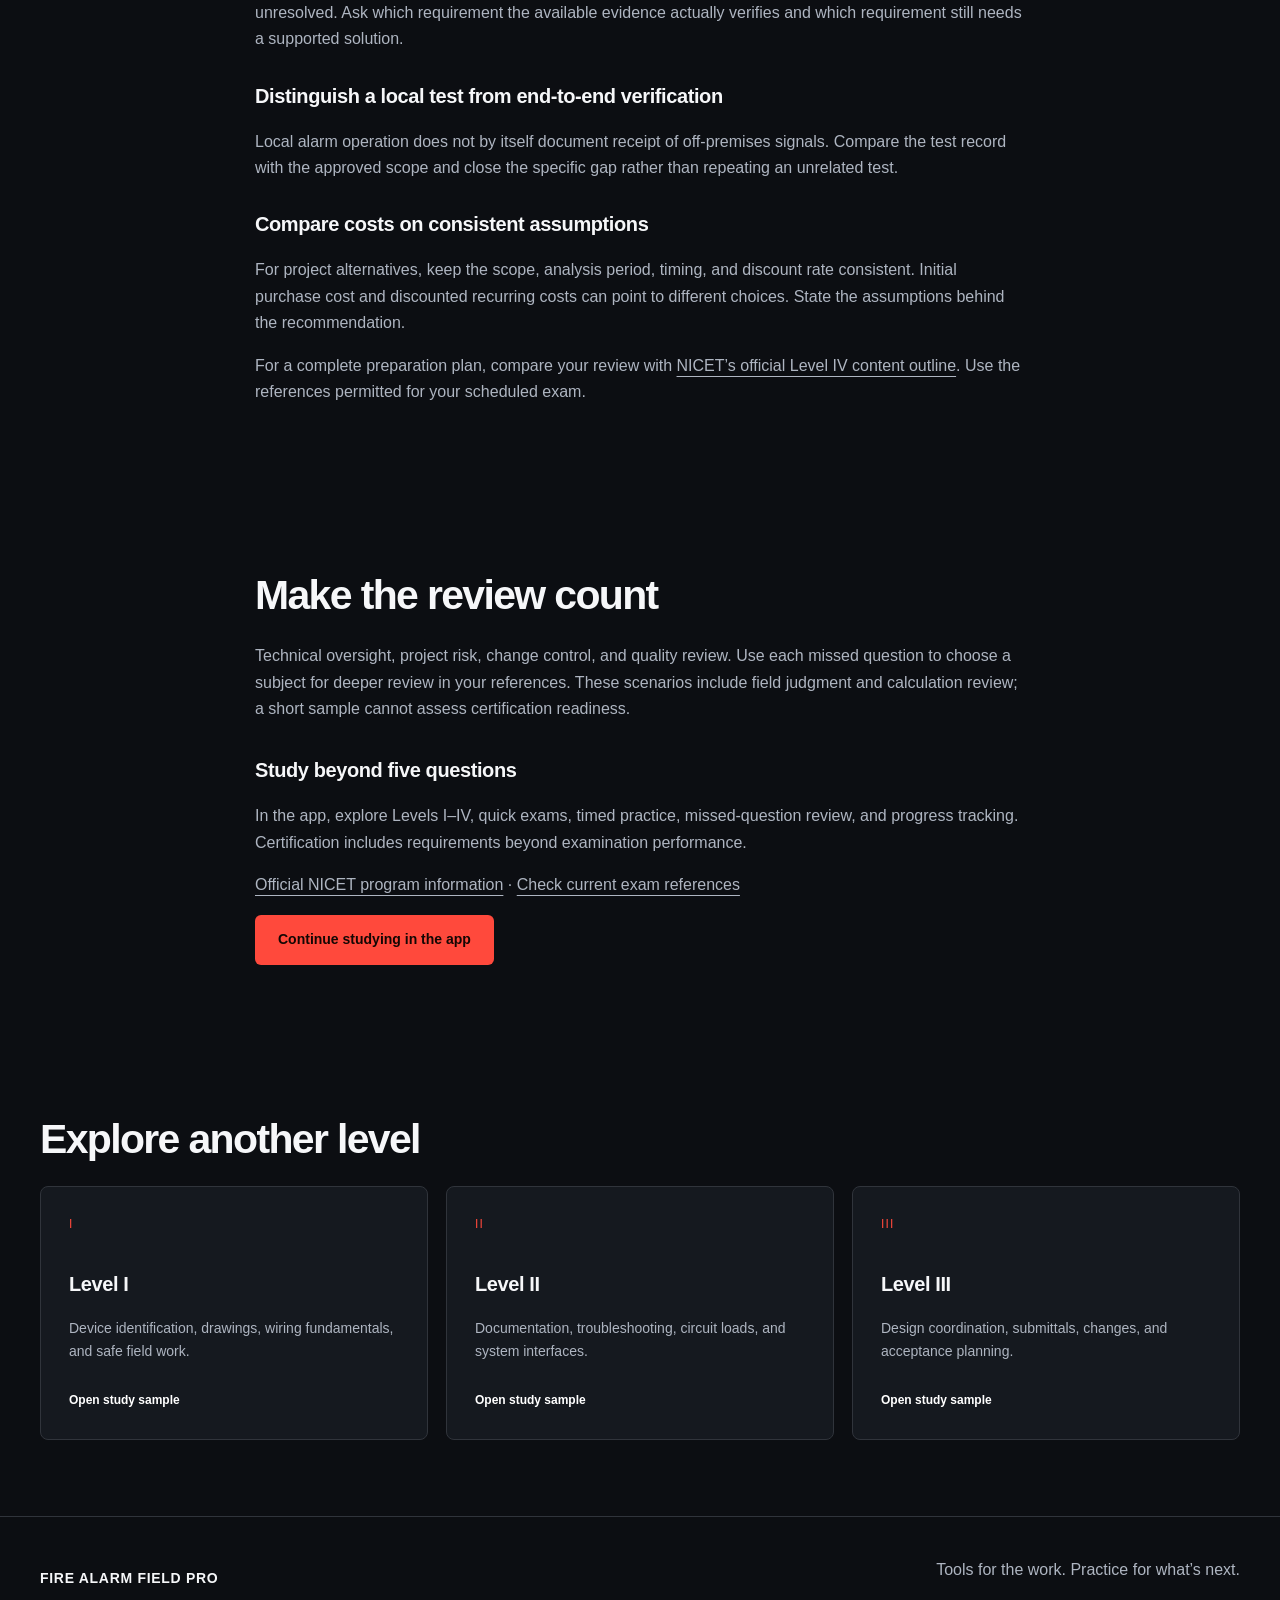
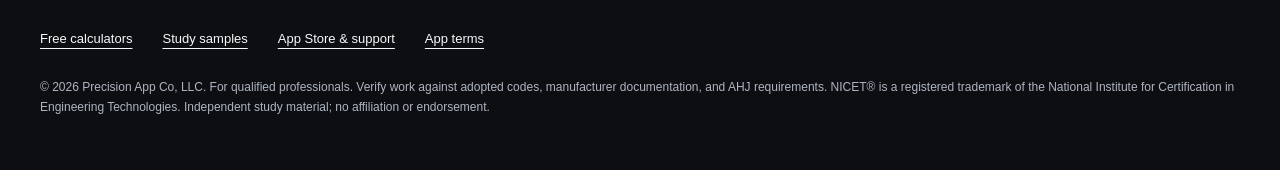
<file: nicet-level-4-practice-test/index.html>
<!doctype html><html lang="en"><head><meta charset="utf-8"><meta name="viewport" content="width=device-width,initial-scale=1"><title>NICET Level 4 Practice Test | Fire Alarm Field Pro</title><meta name="description" content="Try five original NICET Level IV fire alarm practice questions. Four plausible choices, shuffled answers, explanations, and review. Free, no login."><link rel="canonical" href="https://firealarmfieldpro.com/nicet-level-4-practice-test/"><meta property="og:title" content="NICET Level 4 Practice Test | Fire Alarm Field Pro"><meta property="og:description" content="Try five original NICET Level IV fire alarm practice questions. Four plausible choices, shuffled answers, explanations, and review. Free, no login."><meta property="og:url" content="https://firealarmfieldpro.com/nicet-level-4-practice-test/"><meta property="og:type" content="website"><meta property="og:site_name" content="Fire Alarm Field Pro"><meta property="og:locale" content="en_US"><meta name="twitter:card" content="summary"><meta name="twitter:title" content="NICET Level 4 Practice Test | Fire Alarm Field Pro"><meta name="twitter:description" content="Try five original NICET Level IV fire alarm practice questions. Four plausible choices, shuffled answers, explanations, and review. Free, no login."><meta name="robots" content="index,follow,max-image-preview:large"><script type="application/ld+json">{"@context": "https://schema.org", "@graph": [{"@type": "Organization", "@id": "https://firealarmfieldpro.com/#organization", "name": "Precision App Co, LLC", "url": "https://firealarmfieldpro.com/", "logo": "https://firealarmfieldpro.com/assets/icon.png"}, {"@type": "WebSite", "@id": "https://firealarmfieldpro.com/#website", "url": "https://firealarmfieldpro.com/", "name": "Fire Alarm Field Pro", "publisher": {"@id": "https://firealarmfieldpro.com/#organization"}, "inLanguage": "en-US"}, {"@type": "WebPage", "@id": "https://firealarmfieldpro.com/nicet-level-4-practice-test/#webpage", "url": "https://firealarmfieldpro.com/nicet-level-4-practice-test/", "name": "NICET Level 4 Practice Test | Fire Alarm Field Pro", "description": "Try five original NICET Level IV fire alarm practice questions. Four plausible choices, shuffled answers, explanations, and review. Free, no login.", "isPartOf": {"@id": "https://firealarmfieldpro.com/#website"}, "inLanguage": "en-US"}, {"@type": "BreadcrumbList", "@id": "https://firealarmfieldpro.com/nicet-level-4-practice-test/#breadcrumbs", "itemListElement": [{"@type": "ListItem", "position": 1, "name": "Home", "item": "https://firealarmfieldpro.com/"}, {"@type": "ListItem", "position": 2, "name": "NICET practice tests", "item": "https://firealarmfieldpro.com/nicet-fire-alarm-practice-test/"}, {"@type": "ListItem", "position": 3, "name": "NICET Level 4 Practice Test", "item": "https://firealarmfieldpro.com/nicet-level-4-practice-test/"}]}]}</script><link rel="icon" href="/assets/icon.png"><link rel="stylesheet" href="/assets/style.css"><script src="/assets/app.js" defer></script></head><body><a class="skip" href="#main">Skip to content</a><header><a class="brand" href="/"><img src="/assets/icon.png" width="38" height="38" alt=""><span>FIRE ALARM<span class="brand-bottom">FIELD PRO</span></span></a><nav aria-label="Main"><a href="/fire-alarm-calculators/">Free tools</a><a href="/nicet-fire-alarm-practice-test/">NICET study</a><a href="/pdf-plan-tool/">PDF plans</a><a href="/pricing/">Pricing</a></nav><a class="button compact" href="https://apps.apple.com/us/app/fire-alarm-field-pro/id6759137663" data-download>Get the app</a></header><main id="main"><section class="page-intro"><a class="crumb" href="/nicet-fire-alarm-practice-test/">NICET study center</a><span class="eyebrow">LEVEL IV · FIVE ORIGINAL QUESTIONS</span><h1>NICET Level IV<br>fire alarm practice test.</h1><p class="lead">Lead the project. Technical oversight, project risk, change control, and quality review.</p><p class="fine">Scenario-based Fire Alarm Systems practice. Four plausible choices per question. Not official NICET exam content.</p></section><section class="quiz-wrap"><div id="quiz" class="quiz-panel"><div class="static-questions"><span class="eyebrow">FIVE PRACTICE QUESTIONS</span><article><h2>A vendor proposes replacing one power supply with two independently powered listed supplies. Each meets the load calculation individually. Which unresolved issue most directly threatens a multi-strobe room layout?</h2><ol type="A"><li>Whether both supplies use the same battery Ah rating</li><li>Whether both supplies have the same enclosure dimensions</li><li>Whether both circuits use the same conductor gauge</li><li>Whether synchronization is supported across the supplies</li></ol></article><article><h2>An acceptance report verifies local alarm operation, but monitoring-station receipts are missing. The approved scope includes off-premises alarm transmission. What is the strongest closeout action?</h2><ol type="A"><li>Record a deficiency and verify the required transmitted signals</li><li>Accept the local results and add a monitoring contract copy</li><li>Treat the panel event log as proof of signal receipt</li><li>Repeat local appliance testing and append its results</li></ol></article><article><h2>A proposed change reduces speaker quantity while increasing tap wattage to preserve the same total amplifier load. What conclusion is justified from equal total watts alone?</h2><ol type="A"><li>The revised layout preserves speech intelligibility</li><li>The revised layout preserves sound levels throughout</li><li>The revised layout requires no coverage review</li><li>The revised layout preserves the summed connected load</li></ol></article><article><h2>Two technically equivalent options have a five-year service period. A costs $12,000 initially plus $1,500 at each year-end; B costs $9,000 initially plus $2,400 at each year-end. At 8%, use a five-year annuity factor of 3.993 and no residual value. Which comparison is correct?</h2><ol type="A"><li>A costs about $594 less in present value</li><li>B costs about $594 less in present value</li><li>A costs about $4,500 less in present value</li><li>B costs about $3,000 less in present value</li></ol></article><article><h2>A review finds device settings changed after the last approved load calculation. The site test passed on AC. Which response most directly closes the technical gap?</h2><ol type="A"><li>Attach the AC test result to the unchanged calculation</li><li>Repeat the test using the original device settings only</li><li>Reconcile settings and recalculate affected power conditions</li><li>Use the panel’s nominal output rating as the load allowance</li></ol></article><p>Enable JavaScript for answer selection, scoring, and explanations.</p></div></div><script id="questions" type="application/json">[["A vendor proposes replacing one power supply with two independently powered listed supplies. Each meets the load calculation individually. Which unresolved issue most directly threatens a multi-strobe room layout?", ["Whether both supplies use the same battery Ah rating", "Whether both supplies have the same enclosure dimensions", "Whether both circuits use the same conductor gauge", "Whether synchronization is supported across the supplies"], 3, "Separate load capacity does not establish synchronized operation across supplies. Confirm a listed, manufacturer-supported arrangement for devices in a shared field of view, along with supervision and the full system requirements."], ["An acceptance report verifies local alarm operation, but monitoring-station receipts are missing. The approved scope includes off-premises alarm transmission. What is the strongest closeout action?", ["Record a deficiency and verify the required transmitted signals", "Accept the local results and add a monitoring contract copy", "Treat the panel event log as proof of signal receipt", "Repeat local appliance testing and append its results"], 0, "The missing evidence concerns transmission and receipt, not local operation. Document the gap and complete the scoped end-to-end verification. A contract or local event log does not establish receipt at the receiving station."], ["A proposed change reduces speaker quantity while increasing tap wattage to preserve the same total amplifier load. What conclusion is justified from equal total watts alone?", ["The revised layout preserves speech intelligibility", "The revised layout preserves sound levels throughout", "The revised layout requires no coverage review", "The revised layout preserves the summed connected load"], 3, "Equal connected watts only addresses the sum of the selected taps. Coverage, distribution, ambient noise, acoustics, and intelligibility can change substantially when speaker locations or quantity change."], ["Two technically equivalent options have a five-year service period. A costs $12,000 initially plus $1,500 at each year-end; B costs $9,000 initially plus $2,400 at each year-end. At 8%, use a five-year annuity factor of 3.993 and no residual value. Which comparison is correct?", ["A costs about $594 less in present value", "B costs about $594 less in present value", "A costs about $4,500 less in present value", "B costs about $3,000 less in present value"], 0, "A: $12,000 + $1,500 \u00d7 3.993 = $17,989.50. B: $9,000 + $2,400 \u00d7 3.993 = $18,583.20. A is $593.70 lower, approximately $594. Initial cost alone favors B but does not capture the discounted maintenance difference."], ["A review finds device settings changed after the last approved load calculation. The site test passed on AC. Which response most directly closes the technical gap?", ["Attach the AC test result to the unchanged calculation", "Repeat the test using the original device settings only", "Reconcile settings and recalculate affected power conditions", "Use the panel\u2019s nominal output rating as the load allowance"], 2, "Bring the actual settings, calculations, and required operating-condition tests back into agreement. Passing on AC does not verify secondary-power demand, minimum terminal voltage, or all affected equipment limitations."]]</script><noscript>You can read the questions above. Enable JavaScript to submit answers and see explanations.</noscript></section><section class="reading level-guide"><span class="eyebrow">LEVEL IV SAMPLE REVIEW</span><h2>Evaluate the evidence behind the decision</h2><p>Use this Level 4 (Level IV) practice sample to check your reasoning on the topics below. These are sample review topics, not a complete official exam outline.</p><h3>Separate capacity from system behavior</h3><p>Two supplies can each meet their load calculations while leaving a shared-room synchronization issue unresolved. Ask which requirement the available evidence actually verifies and which requirement still needs a supported solution.</p><h3>Distinguish a local test from end-to-end verification</h3><p>Local alarm operation does not by itself document receipt of off-premises signals. Compare the test record with the approved scope and close the specific gap rather than repeating an unrelated test.</p><h3>Compare costs on consistent assumptions</h3><p>For project alternatives, keep the scope, analysis period, timing, and discount rate consistent. Initial purchase cost and discounted recurring costs can point to different choices. State the assumptions behind the recommendation.</p><p>For a complete preparation plan, compare your review with <a href="https://www.nicet.org/nicetorg/assets/File/public/FAS_IV_Content_Outline.pdf">NICET’s official Level IV content outline</a>. Use the references permitted for your scheduled exam.</p></section><section class="reading"><h2>Make the review count</h2><p>Technical oversight, project risk, change control, and quality review. Use each missed question to choose a subject for deeper review in your references. These scenarios include field judgment and calculation review; a short sample cannot assess certification readiness.</p><h3>Study beyond five questions</h3><p>In the app, explore Levels I–IV, quick exams, timed practice, missed-question review, and progress tracking. Certification includes requirements beyond examination performance.</p><p><a href="https://www.nicet.org/certification-programs/electrical-and-mechanical-systems/fire-alarm-systems/">Official NICET program information</a> · <a href="https://www.nicet.org/exams/references/">Check current exam references</a></p><a class="button primary" href="https://apps.apple.com/us/app/fire-alarm-field-pro/id6759137663" data-download>Continue studying in the app</a></section><section><h2>Explore another level</h2><div class="grid three"><a class="card" href="/nicet-level-1-practice-test/"><span class="number">I</span><h3>Level I</h3><p>Device identification, drawings, wiring fundamentals, and safe field work.</p><span class="card-link">Open study sample</span></a><a class="card" href="/nicet-level-2-practice-test/"><span class="number">II</span><h3>Level II</h3><p>Documentation, troubleshooting, circuit loads, and system interfaces.</p><span class="card-link">Open study sample</span></a><a class="card" href="/nicet-level-3-practice-test/"><span class="number">III</span><h3>Level III</h3><p>Design coordination, submittals, changes, and acceptance planning.</p><span class="card-link">Open study sample</span></a></div></section></main><footer><div class="footer-top"><a class="brand" href="/">FIRE ALARM FIELD PRO</a><p>Tools for the work. Practice for what’s next.</p></div><div class="footer-links"><a href="/fire-alarm-calculators/">Free calculators</a><a href="/nicet-fire-alarm-practice-test/">Study samples</a><a href="https://apps.apple.com/us/app/fire-alarm-field-pro/id6759137663">App Store &amp; support</a><a href="https://www.apple.com/legal/internet-services/itunes/dev/stdeula/">App terms</a></div><p class="fine">© 2026 Precision App Co, LLC. For qualified professionals. Verify work against adopted codes, manufacturer documentation, and AHJ requirements. NICET® is a registered trademark of the National Institute for Certification in Engineering Technologies. Independent study material; no affiliation or endorsement.</p></footer></body></html>
</file>
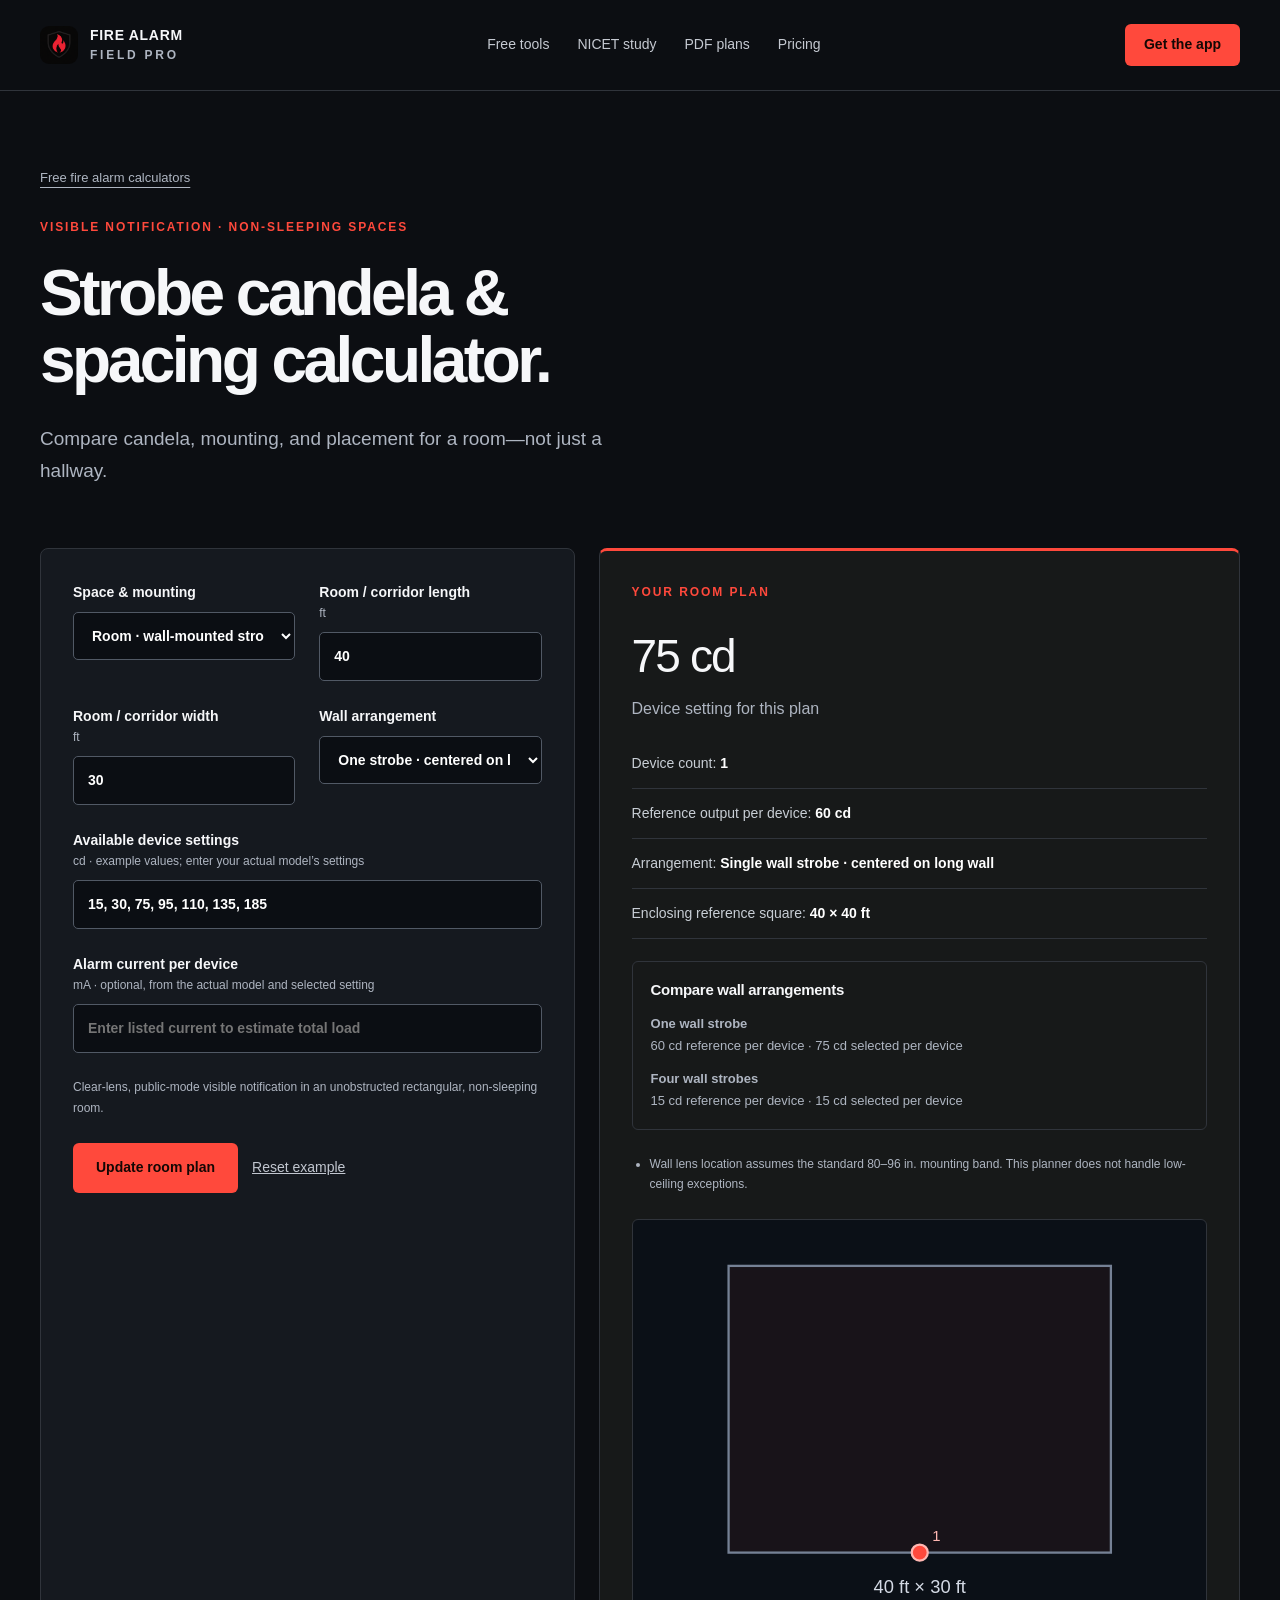
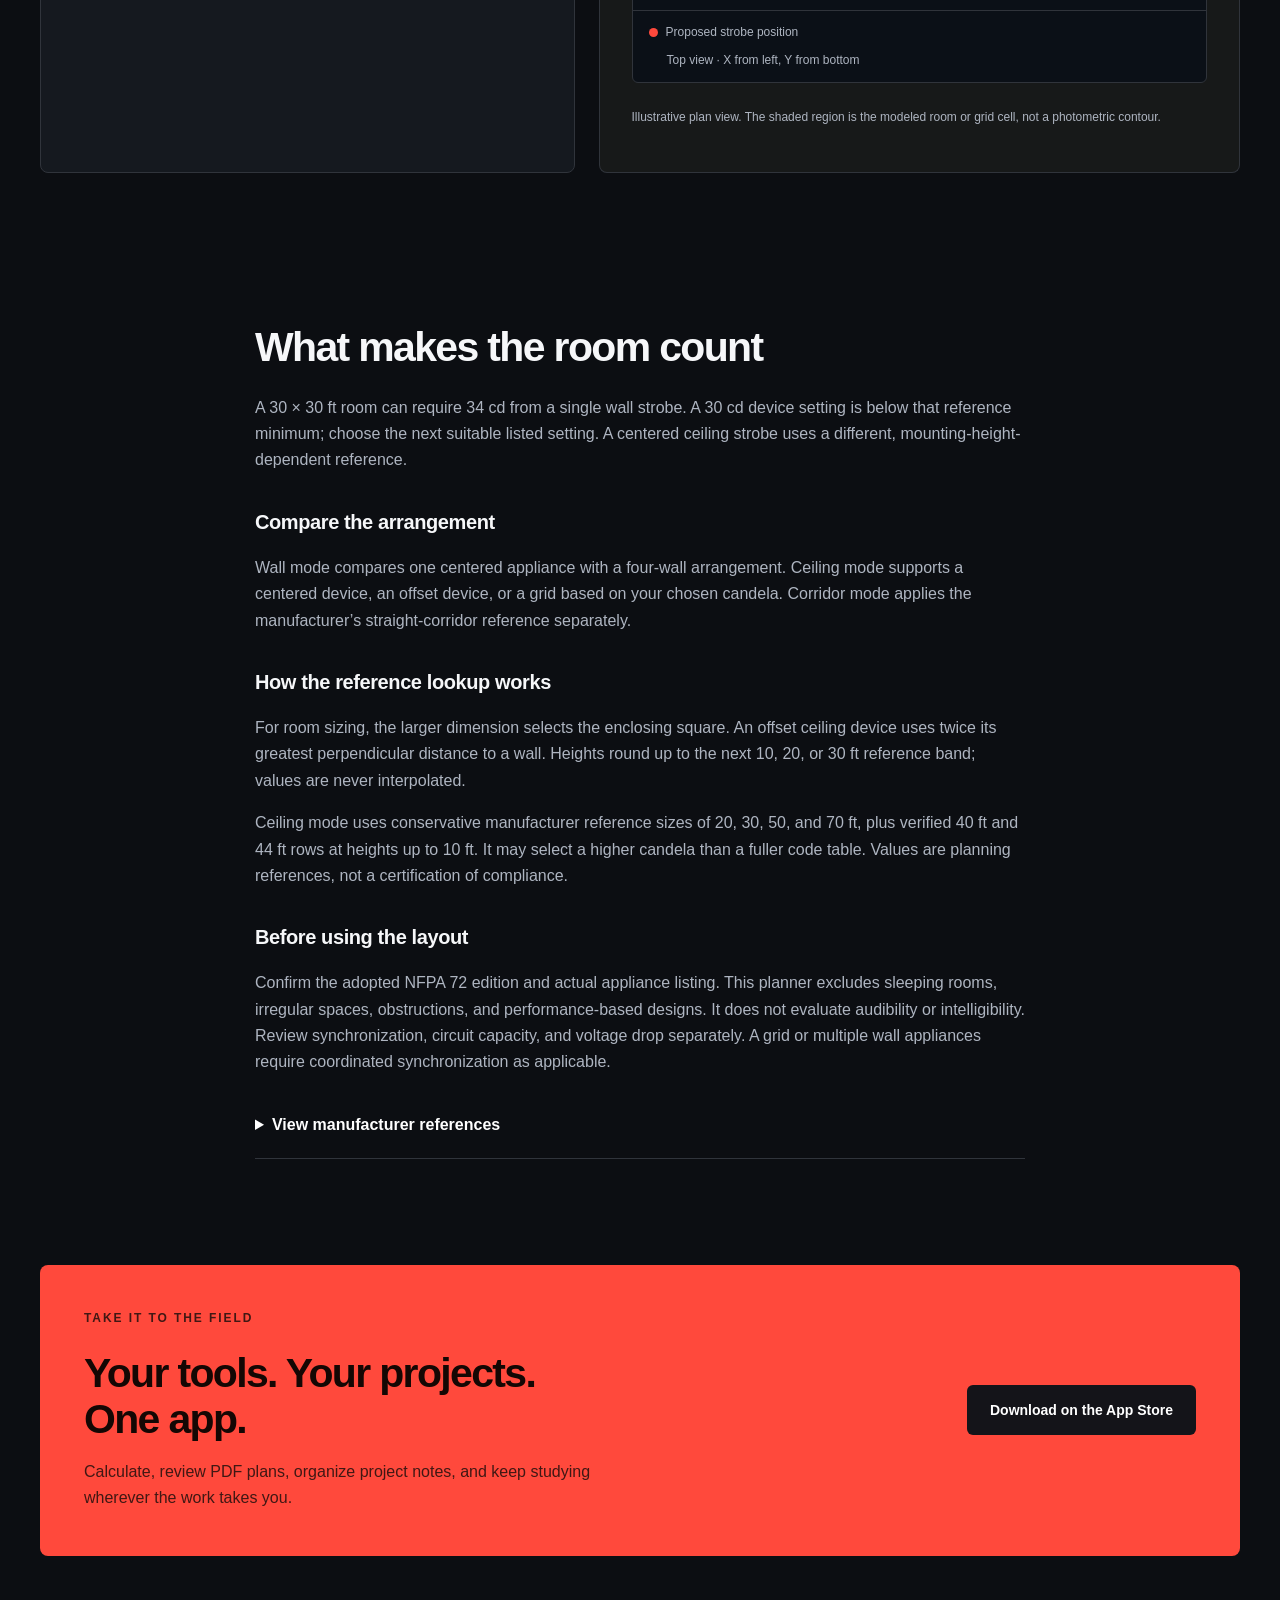
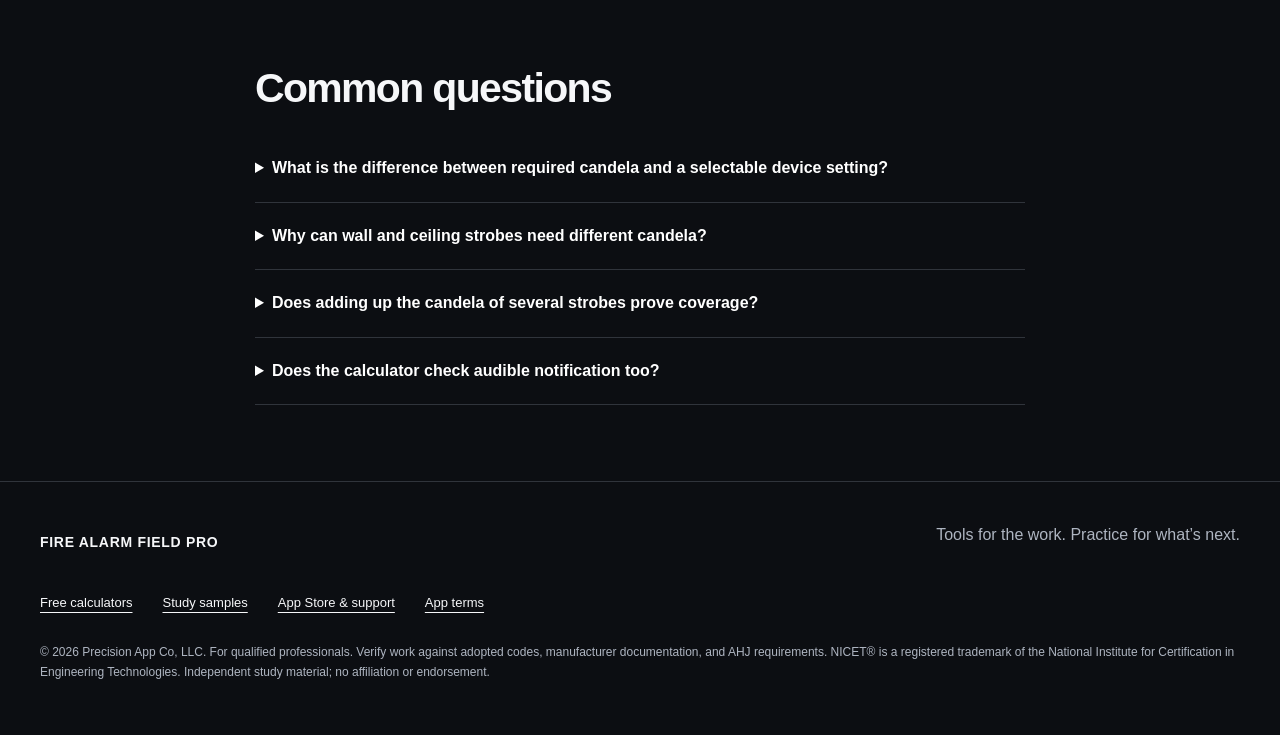
<file: notification-appliance-spacing-calculator/index.html>
<!doctype html><html lang="en"><head><meta charset="utf-8"><meta name="viewport" content="width=device-width,initial-scale=1"><title>Strobe Candela &amp; Spacing Calculator | Fire Alarm Field Pro</title><meta name="description" content="Compare wall and ceiling strobe candela, room layouts, mounting heights, offset positions, and ceiling grids. Includes a separate corridor mode."><link rel="canonical" href="https://firealarmfieldpro.com/notification-appliance-spacing-calculator/"><meta property="og:title" content="Strobe Candela &amp; Spacing Calculator | Fire Alarm Field Pro"><meta property="og:description" content="Compare wall and ceiling strobe candela, room layouts, mounting heights, offset positions, and ceiling grids. Includes a separate corridor mode."><meta property="og:url" content="https://firealarmfieldpro.com/notification-appliance-spacing-calculator/"><meta property="og:type" content="website"><meta property="og:site_name" content="Fire Alarm Field Pro"><meta property="og:locale" content="en_US"><meta name="twitter:card" content="summary"><meta name="twitter:title" content="Strobe Candela &amp; Spacing Calculator | Fire Alarm Field Pro"><meta name="twitter:description" content="Compare wall and ceiling strobe candela, room layouts, mounting heights, offset positions, and ceiling grids. Includes a separate corridor mode."><meta name="robots" content="index,follow,max-image-preview:large"><script type="application/ld+json">{"@context": "https://schema.org", "@graph": [{"@type": "Organization", "@id": "https://firealarmfieldpro.com/#organization", "name": "Precision App Co, LLC", "url": "https://firealarmfieldpro.com/", "logo": "https://firealarmfieldpro.com/assets/icon.png"}, {"@type": "WebSite", "@id": "https://firealarmfieldpro.com/#website", "url": "https://firealarmfieldpro.com/", "name": "Fire Alarm Field Pro", "publisher": {"@id": "https://firealarmfieldpro.com/#organization"}, "inLanguage": "en-US"}, {"@type": "WebPage", "@id": "https://firealarmfieldpro.com/notification-appliance-spacing-calculator/#webpage", "url": "https://firealarmfieldpro.com/notification-appliance-spacing-calculator/", "name": "Strobe Candela & Spacing Calculator | Fire Alarm Field Pro", "description": "Compare wall and ceiling strobe candela, room layouts, mounting heights, offset positions, and ceiling grids. Includes a separate corridor mode.", "isPartOf": {"@id": "https://firealarmfieldpro.com/#website"}, "inLanguage": "en-US"}, {"@type": "BreadcrumbList", "@id": "https://firealarmfieldpro.com/notification-appliance-spacing-calculator/#breadcrumbs", "itemListElement": [{"@type": "ListItem", "position": 1, "name": "Home", "item": "https://firealarmfieldpro.com/"}, {"@type": "ListItem", "position": 2, "name": "Free fire alarm calculators", "item": "https://firealarmfieldpro.com/fire-alarm-calculators/"}, {"@type": "ListItem", "position": 3, "name": "Strobe Candela & Spacing Calculator", "item": "https://firealarmfieldpro.com/notification-appliance-spacing-calculator/"}]}]}</script><link rel="icon" href="/assets/icon.png"><link rel="stylesheet" href="/assets/style.css"><script src="/assets/notification.js" defer></script></head><body><a class="skip" href="#main">Skip to content</a><header><a class="brand" href="/"><img src="/assets/icon.png" width="38" height="38" alt=""><span>FIRE ALARM<span class="brand-bottom">FIELD PRO</span></span></a><nav aria-label="Main"><a href="/fire-alarm-calculators/">Free tools</a><a href="/nicet-fire-alarm-practice-test/">NICET study</a><a href="/pdf-plan-tool/">PDF plans</a><a href="/pricing/">Pricing</a></nav><a class="button compact" href="https://apps.apple.com/us/app/fire-alarm-field-pro/id6759137663" data-download>Get the app</a></header><main id="main"><section class="page-intro"><a class="crumb" href="/fire-alarm-calculators/">Free fire alarm calculators</a><span class="eyebrow">VISIBLE NOTIFICATION · NON-SLEEPING SPACES</span><h1>Strobe candela &amp;<br>spacing calculator.</h1><p class="lead">Compare candela, mounting, and placement for a room—not just a hallway.</p></section><section class="notification-layout"><form id="notification" class="tool-panel"><div class="fields"><label for="mode">Space &amp; mounting<select id="mode" name="mode"><option value="wall">Room · wall-mounted strobes</option><option value="ceiling">Room · ceiling-mounted strobes</option><option value="corridor">Straight corridor · wall-mounted strobes</option></select></label><label for="length">Room / corridor length <span>ft</span><input id="length" name="length" type="number" value="40" min="0.1" step="any" required></label><label for="width">Room / corridor width <span>ft</span><input id="width" name="width" type="number" value="30" min="0.1" step="any" required></label><label for="layout" class="wall-control">Wall arrangement<select id="layout" name="layout"><option value="single">One strobe · centered on long wall</option><option value="four">Four strobes · one centered per wall</option></select></label><label for="ceilingLayout" class="ceiling-control" hidden>Ceiling arrangement<select id="ceilingLayout" name="ceilingLayout"><option value="single">One strobe · room center</option><option value="offset">One strobe · custom position</option><option value="grid">Multiple strobes · selected candela grid</option></select></label><label for="height" class="ceiling-control" hidden>Lens mounting height <span>ft above finished floor</span><input id="height" name="height" type="number" min="0.1" max="30" step="any" value="10" required></label><label for="selected" class="grid-control" hidden>Grid candela per device <span>cd · must be one of your available settings</span><input id="selected" name="selected" type="number" min="1" step="any" value="75" required></label><label for="x" class="offset-control" hidden>Strobe X position <span>ft from left wall</span><input id="x" name="x" type="number" min="0" step="any" value="20" required></label><label for="y" class="offset-control" hidden>Strobe Y position <span>ft from lower wall</span><input id="y" name="y" type="number" min="0" step="any" value="15" required></label><label for="settings" class="room-control wide-field">Available device settings <span>cd · example values; enter your actual model’s settings</span><input id="settings" name="settings" type="text" value="15, 30, 75, 95, 110, 135, 185" required></label><label for="current" class="wide-field">Alarm current per device <span>mA · optional, from the actual model and selected setting</span><input id="current" name="current" type="number" min="0" step="any" placeholder="Enter listed current to estimate total load"></label></div><p class="fine" id="mode-hint">Clear-lens, public-mode visible notification in an unobstructed rectangular, non-sleeping room.</p><button class="button primary" type="submit">Update room plan</button><button class="text-button" type="reset">Reset example</button><p id="notification-error" role="alert"></p></form><div class="result-panel"><span class="eyebrow">YOUR ROOM PLAN</span><div id="notification-result" aria-live="polite"><div class="result-number">75 cd</div><p>Example device setting for one centered wall strobe in a 40 × 30 ft room; reference output 60 cd. Change the inputs to compare layouts.</p></div><div id="notification-diagram" class="room-diagram"></div><p class="fine">Illustrative plan view. The shaded region is the modeled room or grid cell, not a photometric contour.</p></div></section><section class="reading"><h2>What makes the room count</h2><p>A 30 × 30 ft room can require 34 cd from a single wall strobe. A 30 cd device setting is below that reference minimum; choose the next suitable listed setting. A centered ceiling strobe uses a different, mounting-height-dependent reference.</p><h3>Compare the arrangement</h3><p>Wall mode compares one centered appliance with a four-wall arrangement. Ceiling mode supports a centered device, an offset device, or a grid based on your chosen candela. Corridor mode applies the manufacturer’s straight-corridor reference separately.</p><h3>How the reference lookup works</h3><p>For room sizing, the larger dimension selects the enclosing square. An offset ceiling device uses twice its greatest perpendicular distance to a wall. Heights round up to the next 10, 20, or 30 ft reference band; values are never interpolated.</p><p>Ceiling mode uses conservative manufacturer reference sizes of 20, 30, 50, and 70 ft, plus verified 40 ft and 44 ft rows at heights up to 10 ft. It may select a higher candela than a fuller code table. Values are planning references, not a certification of compliance.</p><h3>Before using the layout</h3><p>Confirm the adopted NFPA 72 edition and actual appliance listing. This planner excludes sleeping rooms, irregular spaces, obstructions, and performance-based designs. It does not evaluate audibility or intelligibility. Review synchronization, circuit capacity, and voltage drop separately. A grid or multiple wall appliances require coordinated synchronization as applicable.</p><details><summary>View manufacturer references</summary><p><a href="https://www.pottersignal.com/product/manual/InstallationManual_EH-HS-S-CHS-CS-Series.pdf" target="_blank" rel="noopener">Potter wall-mount installation reference, Table A</a><br><a href="https://facpmanuals.com/manuals/system_sensor/audible_visible_appliance_reference_guide-2015" target="_blank" rel="noopener">System Sensor application guide, January 2015, Sections 5–7</a><br><a href="https://www.pottersignal.com/product/manual/InstallationManual_CS-CHS-CCHS-CCS.pdf" target="_blank" rel="noopener">Potter ceiling-mount installation reference, Table A</a></p><p>These manufacturer references cite earlier NFPA editions. Verify the requirements in force for your project before final selection.</p></details></section><section class="conversion"><div><span class="eyebrow">TAKE IT TO THE FIELD</span><h2>Your tools. Your projects.<br>One app.</h2><p>Calculate, review PDF plans, organize project notes, and keep studying wherever the work takes you.</p></div><a class="button primary" href="https://apps.apple.com/us/app/fire-alarm-field-pro/id6759137663" data-download>Download on the App Store</a></section><section class="reading faq-section"><h2>Common questions</h2><details><summary>What is the difference between required candela and a selectable device setting?</summary><p>The reference output is a design lookup; a device offers specific listed settings. Select an available setting at or above the applicable requirement. A 34 cd requirement is not satisfied by a 30 cd setting.</p></details><details><summary>Why can wall and ceiling strobes need different candela?</summary><p>Their placement and light distribution are evaluated differently. Ceiling selection also depends on mounting height and distance to the walls. Do not reuse a wall setting automatically for a ceiling appliance.</p></details><details><summary>Does adding up the candela of several strobes prove coverage?</summary><p>No. Location, arrangement, listing, and applicable spacing criteria still govern. The planner compares specific arrangements rather than treating candela as an area total.</p></details><details><summary>Does the calculator check audible notification too?</summary><p>No. Its room and corridor calculations address visible notification planning. Sound pressure, ambient noise, frequency requirements, and speech intelligibility need separate evaluation.</p></details></section></main><footer><div class="footer-top"><a class="brand" href="/">FIRE ALARM FIELD PRO</a><p>Tools for the work. Practice for what’s next.</p></div><div class="footer-links"><a href="/fire-alarm-calculators/">Free calculators</a><a href="/nicet-fire-alarm-practice-test/">Study samples</a><a href="https://apps.apple.com/us/app/fire-alarm-field-pro/id6759137663">App Store &amp; support</a><a href="https://www.apple.com/legal/internet-services/itunes/dev/stdeula/">App terms</a></div><p class="fine">© 2026 Precision App Co, LLC. For qualified professionals. Verify work against adopted codes, manufacturer documentation, and AHJ requirements. NICET® is a registered trademark of the National Institute for Certification in Engineering Technologies. Independent study material; no affiliation or endorsement.</p></footer></body></html>
</file>
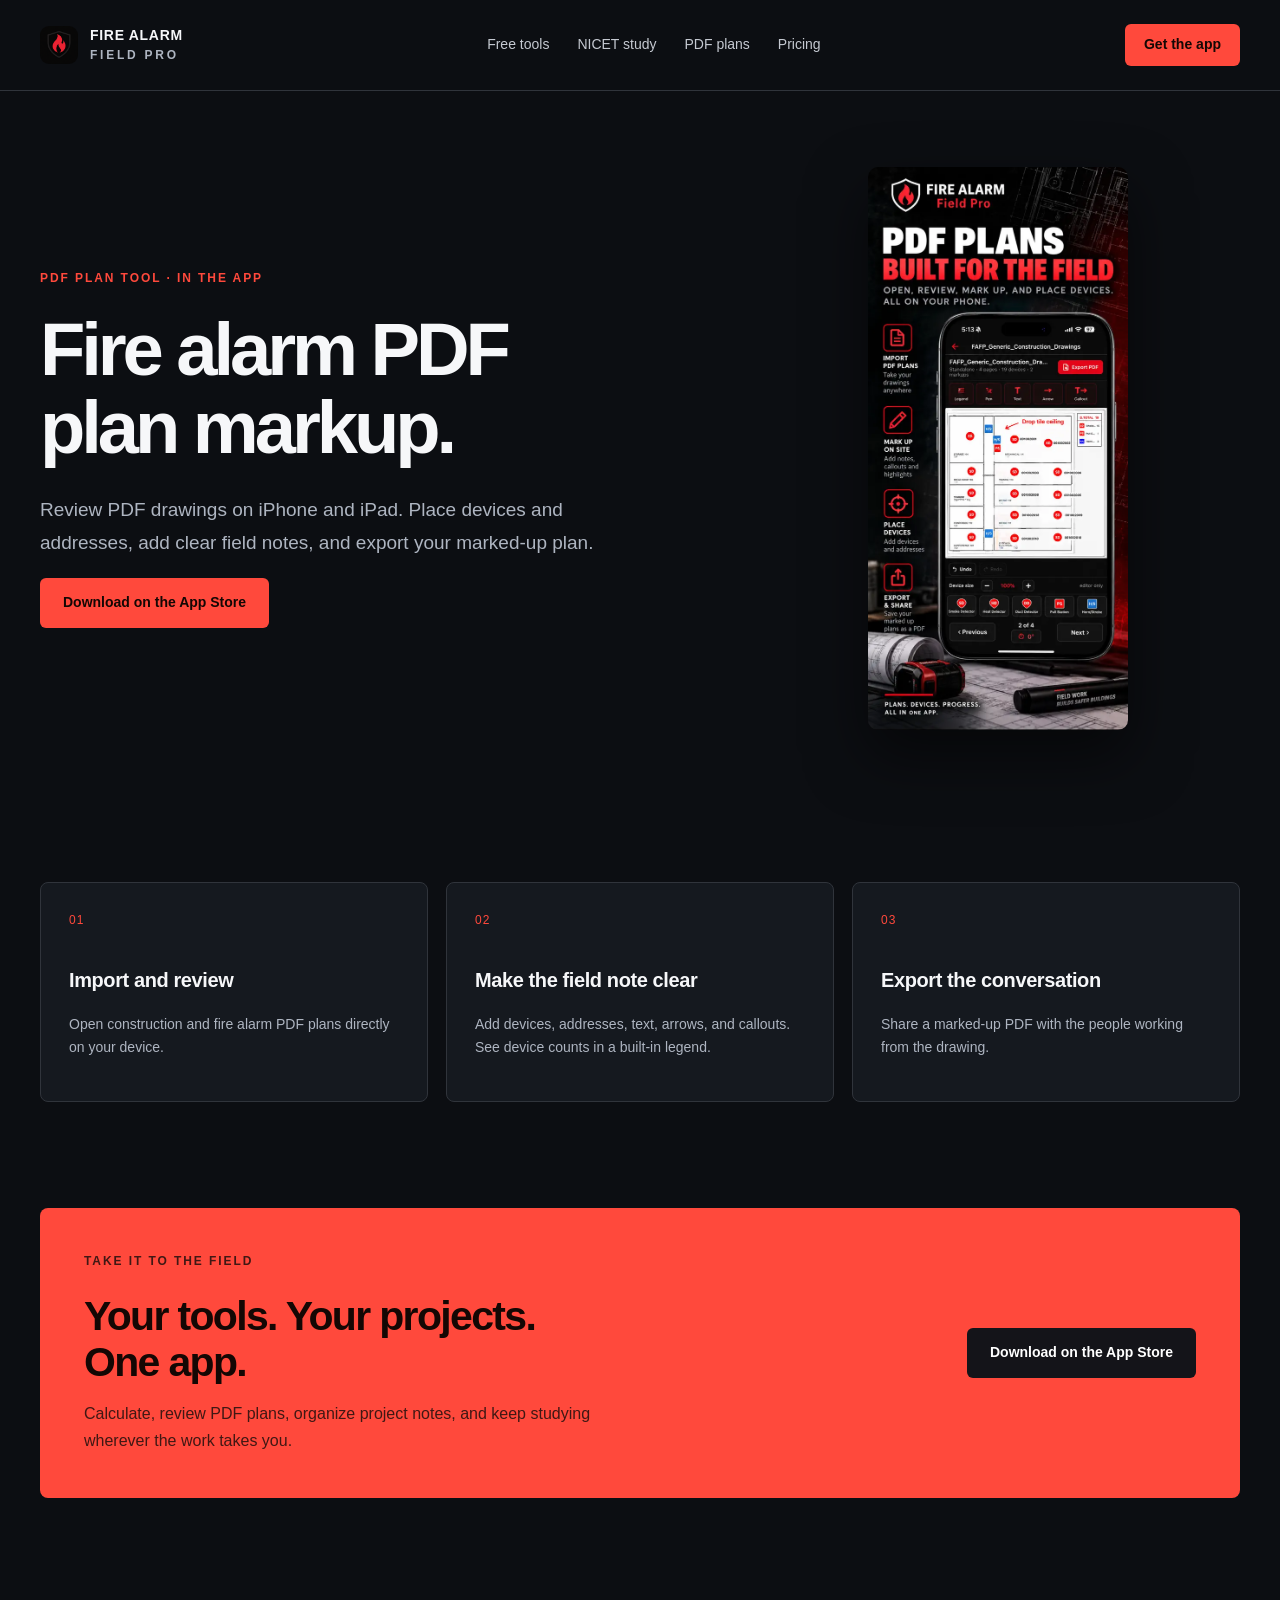
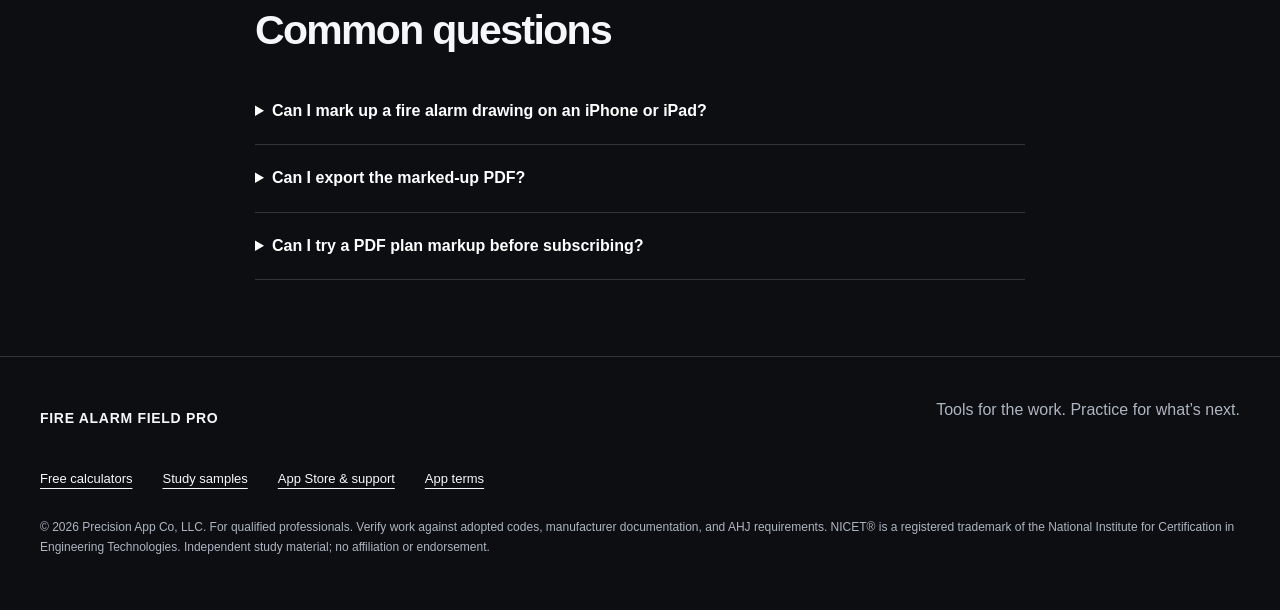
<file: pdf-plan-tool/index.html>
<!doctype html><html lang="en"><head><meta charset="utf-8"><meta name="viewport" content="width=device-width,initial-scale=1"><title>Fire Alarm PDF Plan Markup App | Fire Alarm Field Pro</title><meta name="description" content="Mark up fire alarm PDF plans on iPhone and iPad. Place devices and addresses, add text and callouts, track counts, and export marked-up drawings."><link rel="canonical" href="https://firealarmfieldpro.com/pdf-plan-tool/"><meta property="og:title" content="Fire Alarm PDF Plan Markup App | Fire Alarm Field Pro"><meta property="og:description" content="Mark up fire alarm PDF plans on iPhone and iPad. Place devices and addresses, add text and callouts, track counts, and export marked-up drawings."><meta property="og:url" content="https://firealarmfieldpro.com/pdf-plan-tool/"><meta property="og:type" content="website"><meta property="og:site_name" content="Fire Alarm Field Pro"><meta property="og:locale" content="en_US"><meta name="twitter:card" content="summary"><meta name="twitter:title" content="Fire Alarm PDF Plan Markup App | Fire Alarm Field Pro"><meta name="twitter:description" content="Mark up fire alarm PDF plans on iPhone and iPad. Place devices and addresses, add text and callouts, track counts, and export marked-up drawings."><meta name="robots" content="index,follow,max-image-preview:large"><script type="application/ld+json">{"@context": "https://schema.org", "@graph": [{"@type": "Organization", "@id": "https://firealarmfieldpro.com/#organization", "name": "Precision App Co, LLC", "url": "https://firealarmfieldpro.com/", "logo": "https://firealarmfieldpro.com/assets/icon.png"}, {"@type": "WebSite", "@id": "https://firealarmfieldpro.com/#website", "url": "https://firealarmfieldpro.com/", "name": "Fire Alarm Field Pro", "publisher": {"@id": "https://firealarmfieldpro.com/#organization"}, "inLanguage": "en-US"}, {"@type": "WebPage", "@id": "https://firealarmfieldpro.com/pdf-plan-tool/#webpage", "url": "https://firealarmfieldpro.com/pdf-plan-tool/", "name": "Fire Alarm PDF Plan Markup App | Fire Alarm Field Pro", "description": "Mark up fire alarm PDF plans on iPhone and iPad. Place devices and addresses, add text and callouts, track counts, and export marked-up drawings.", "isPartOf": {"@id": "https://firealarmfieldpro.com/#website"}, "inLanguage": "en-US"}, {"@type": "BreadcrumbList", "@id": "https://firealarmfieldpro.com/pdf-plan-tool/#breadcrumbs", "itemListElement": [{"@type": "ListItem", "position": 1, "name": "Home", "item": "https://firealarmfieldpro.com/"}, {"@type": "ListItem", "position": 2, "name": "Fire Alarm PDF Plan Markup App", "item": "https://firealarmfieldpro.com/pdf-plan-tool/"}]}]}</script><link rel="icon" href="/assets/icon.png"><link rel="stylesheet" href="/assets/style.css"></head><body><a class="skip" href="#main">Skip to content</a><header><a class="brand" href="/"><img src="/assets/icon.png" width="38" height="38" alt=""><span>FIRE ALARM<span class="brand-bottom">FIELD PRO</span></span></a><nav aria-label="Main"><a href="/fire-alarm-calculators/">Free tools</a><a href="/nicet-fire-alarm-practice-test/">NICET study</a><a href="/pdf-plan-tool/">PDF plans</a><a href="/pricing/">Pricing</a></nav><a class="button compact" href="https://apps.apple.com/us/app/fire-alarm-field-pro/id6759137663" data-download>Get the app</a></header><main id="main"><section class="plan-feature standalone"><div><span class="eyebrow">PDF PLAN TOOL · IN THE APP</span><h1>Fire alarm PDF<br>plan markup.</h1><p class="lead">Review PDF drawings on iPhone and iPad. Place devices and addresses, add clear field notes, and export your marked-up plan.</p><a class="button primary" href="https://apps.apple.com/us/app/fire-alarm-field-pro/id6759137663" data-download>Download on the App Store</a></div><div class="plan-image"><img src="/assets/plans.webp" alt="Actual PDF Plan Tool App Store screenshot" width="600" height="1300"></div></section><section class="grid three"><article class="card"><span class="number">01</span><h3>Import and review</h3><p>Open construction and fire alarm PDF plans directly on your device.</p></article><article class="card"><span class="number">02</span><h3>Make the field note clear</h3><p>Add devices, addresses, text, arrows, and callouts. See device counts in a built-in legend.</p></article><article class="card"><span class="number">03</span><h3>Export the conversation</h3><p>Share a marked-up PDF with the people working from the drawing.</p></article></section><section class="conversion"><div><span class="eyebrow">TAKE IT TO THE FIELD</span><h2>Your tools. Your projects.<br>One app.</h2><p>Calculate, review PDF plans, organize project notes, and keep studying wherever the work takes you.</p></div><a class="button primary" href="https://apps.apple.com/us/app/fire-alarm-field-pro/id6759137663" data-download>Download on the App Store</a></section><section class="reading faq-section"><h2>Common questions</h2><details><summary>Can I mark up a fire alarm drawing on an iPhone or iPad?</summary><p>Yes. The app imports PDF plans and supports device placement, addresses, text, arrows, and callouts. The PDF Plan Tool runs in the app, not in this website.</p></details><details><summary>Can I export the marked-up PDF?</summary><p>Yes. The app exports marked-up plans as PDFs for sharing. Review the exported drawing before using it for coordination or project records.</p></details><details><summary>Can I try a PDF plan markup before subscribing?</summary><p>The Free tier includes one PDF plan markup. Review the Free and Pro comparison for the other allowances and subscription options.</p></details></section></main><footer><div class="footer-top"><a class="brand" href="/">FIRE ALARM FIELD PRO</a><p>Tools for the work. Practice for what’s next.</p></div><div class="footer-links"><a href="/fire-alarm-calculators/">Free calculators</a><a href="/nicet-fire-alarm-practice-test/">Study samples</a><a href="https://apps.apple.com/us/app/fire-alarm-field-pro/id6759137663">App Store &amp; support</a><a href="https://www.apple.com/legal/internet-services/itunes/dev/stdeula/">App terms</a></div><p class="fine">© 2026 Precision App Co, LLC. For qualified professionals. Verify work against adopted codes, manufacturer documentation, and AHJ requirements. NICET® is a registered trademark of the National Institute for Certification in Engineering Technologies. Independent study material; no affiliation or endorsement.</p></footer></body></html>
</file>
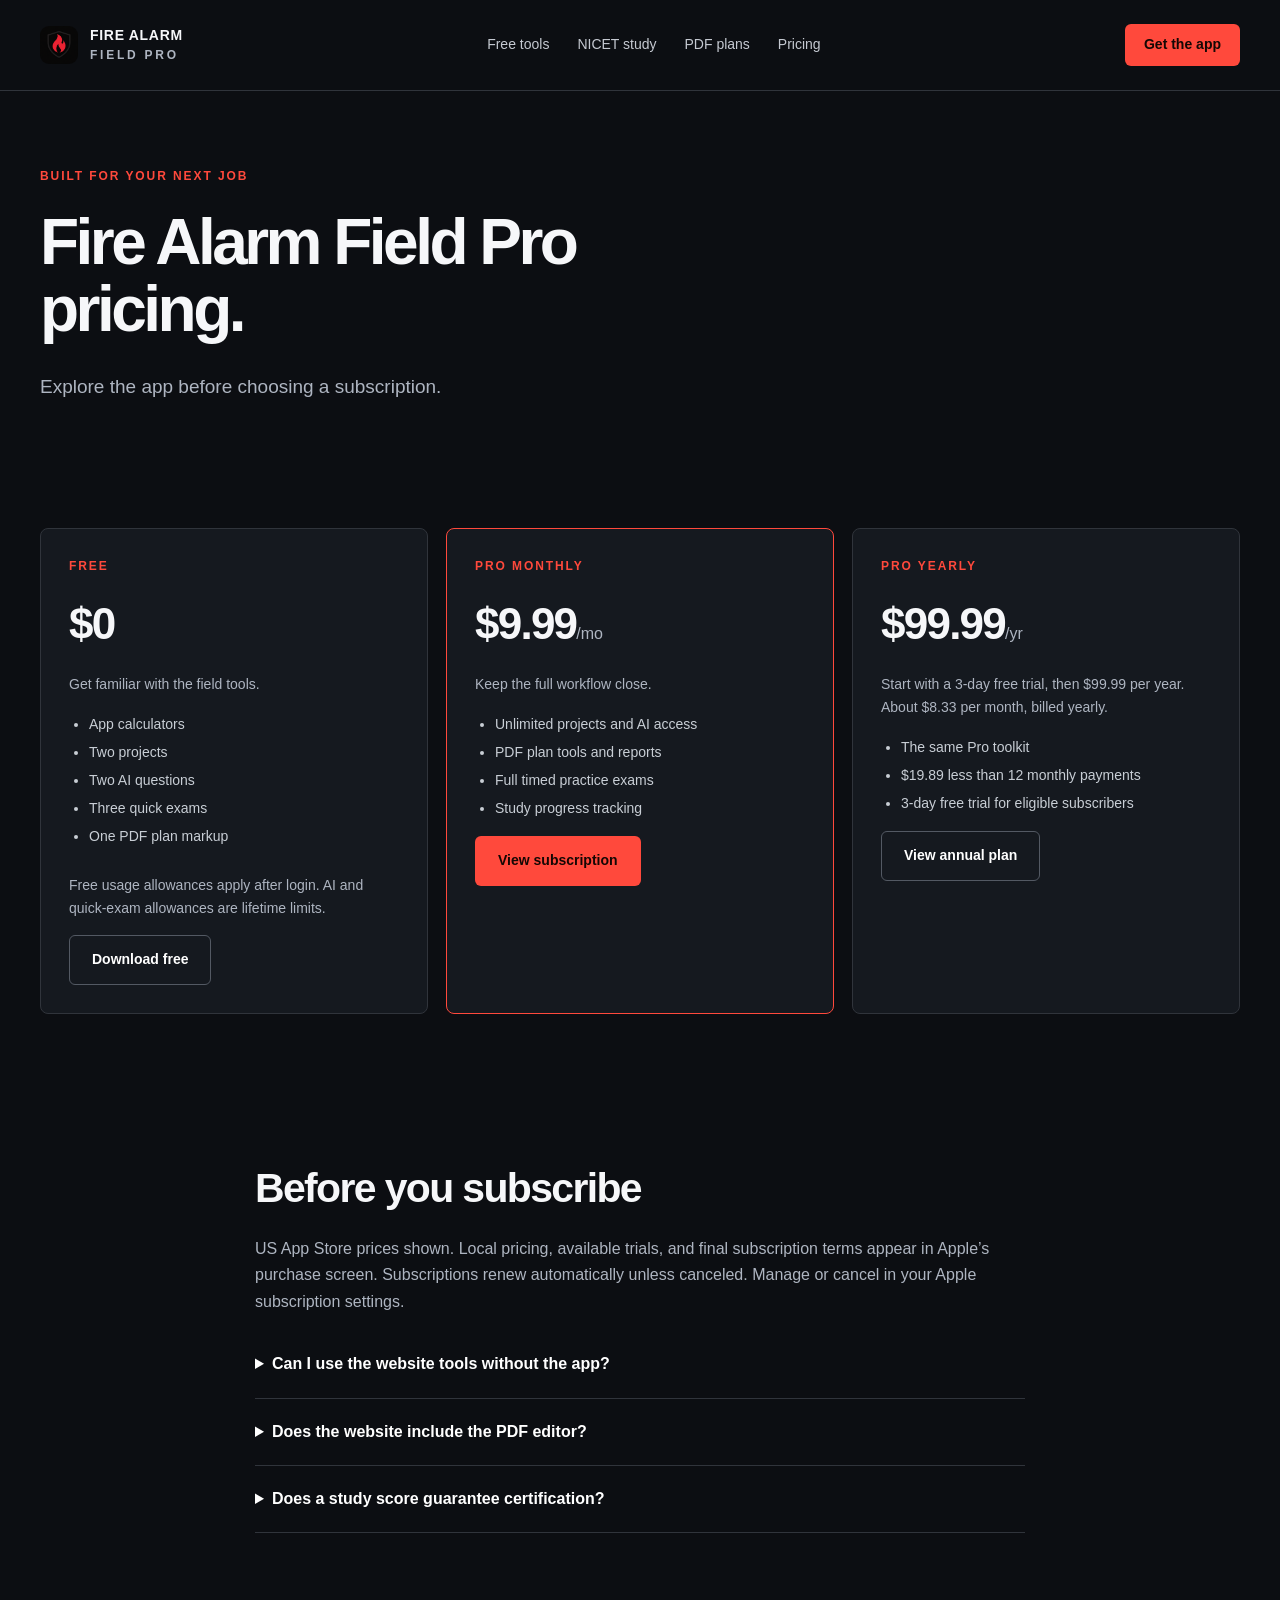
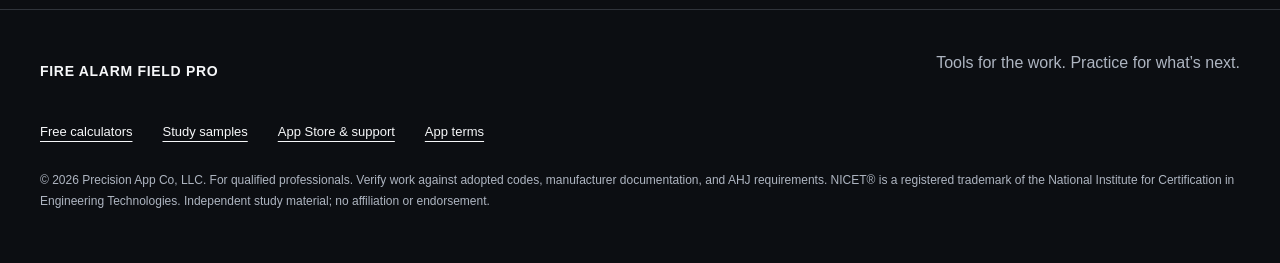
<file: pricing/index.html>
<!doctype html><html lang="en"><head><meta charset="utf-8"><meta name="viewport" content="width=device-width,initial-scale=1"><title>Fire Alarm Field Pro Pricing | Free &amp; Pro Plans</title><meta name="description" content="Compare Free and Pro: one free PDF plan markup, $9.99 monthly, or $99.99 yearly with a 3-day trial for eligible subscribers. Download on the App Store."><link rel="canonical" href="https://firealarmfieldpro.com/pricing/"><meta property="og:title" content="Fire Alarm Field Pro Pricing | Free &amp; Pro Plans"><meta property="og:description" content="Compare Free and Pro: one free PDF plan markup, $9.99 monthly, or $99.99 yearly with a 3-day trial for eligible subscribers. Download on the App Store."><meta property="og:url" content="https://firealarmfieldpro.com/pricing/"><meta property="og:type" content="website"><meta property="og:site_name" content="Fire Alarm Field Pro"><meta property="og:locale" content="en_US"><meta name="twitter:card" content="summary"><meta name="twitter:title" content="Fire Alarm Field Pro Pricing | Free &amp; Pro Plans"><meta name="twitter:description" content="Compare Free and Pro: one free PDF plan markup, $9.99 monthly, or $99.99 yearly with a 3-day trial for eligible subscribers. Download on the App Store."><meta name="robots" content="index,follow,max-image-preview:large"><script type="application/ld+json">{"@context": "https://schema.org", "@graph": [{"@type": "Organization", "@id": "https://firealarmfieldpro.com/#organization", "name": "Precision App Co, LLC", "url": "https://firealarmfieldpro.com/", "logo": "https://firealarmfieldpro.com/assets/icon.png"}, {"@type": "WebSite", "@id": "https://firealarmfieldpro.com/#website", "url": "https://firealarmfieldpro.com/", "name": "Fire Alarm Field Pro", "publisher": {"@id": "https://firealarmfieldpro.com/#organization"}, "inLanguage": "en-US"}, {"@type": "WebPage", "@id": "https://firealarmfieldpro.com/pricing/#webpage", "url": "https://firealarmfieldpro.com/pricing/", "name": "Fire Alarm Field Pro Pricing | Free & Pro Plans", "description": "Compare Free and Pro: one free PDF plan markup, $9.99 monthly, or $99.99 yearly with a 3-day trial for eligible subscribers. Download on the App Store.", "isPartOf": {"@id": "https://firealarmfieldpro.com/#website"}, "inLanguage": "en-US"}, {"@type": "BreadcrumbList", "@id": "https://firealarmfieldpro.com/pricing/#breadcrumbs", "itemListElement": [{"@type": "ListItem", "position": 1, "name": "Home", "item": "https://firealarmfieldpro.com/"}, {"@type": "ListItem", "position": 2, "name": "Fire Alarm Field Pro Pricing", "item": "https://firealarmfieldpro.com/pricing/"}]}]}</script><link rel="icon" href="/assets/icon.png"><link rel="stylesheet" href="/assets/style.css"></head><body><a class="skip" href="#main">Skip to content</a><header><a class="brand" href="/"><img src="/assets/icon.png" width="38" height="38" alt=""><span>FIRE ALARM<span class="brand-bottom">FIELD PRO</span></span></a><nav aria-label="Main"><a href="/fire-alarm-calculators/">Free tools</a><a href="/nicet-fire-alarm-practice-test/">NICET study</a><a href="/pdf-plan-tool/">PDF plans</a><a href="/pricing/">Pricing</a></nav><a class="button compact" href="https://apps.apple.com/us/app/fire-alarm-field-pro/id6759137663" data-download>Get the app</a></header><main id="main"><section class="page-intro"><span class="eyebrow">BUILT FOR YOUR NEXT JOB</span><h1>Fire Alarm Field Pro<br>pricing.</h1><p class="lead">Explore the app before choosing a subscription.</p></section><section class="grid three pricing"><article class="card"><span class="eyebrow">FREE</span><h2>$0</h2><p>Get familiar with the field tools.</p><ul><li>App calculators</li><li>Two projects</li><li>Two AI questions</li><li>Three quick exams</li><li>One PDF plan markup</li></ul><p class="fine">Free usage allowances apply after login. AI and quick-exam allowances are lifetime limits.</p><a class="button secondary" href="https://apps.apple.com/us/app/fire-alarm-field-pro/id6759137663" data-download>Download free</a></article><article class="card featured"><span class="eyebrow">PRO MONTHLY</span><h2>$9.99<span>/mo</span></h2><p>Keep the full workflow close.</p><ul><li>Unlimited projects and AI access</li><li>PDF plan tools and reports</li><li>Full timed practice exams</li><li>Study progress tracking</li></ul><a class="button primary" href="https://apps.apple.com/us/app/fire-alarm-field-pro/id6759137663" data-download>View subscription</a></article><article class="card"><span class="eyebrow">PRO YEARLY</span><h2>$99.99<span>/yr</span></h2><p>Start with a 3-day free trial, then $99.99 per year. About $8.33 per month, billed yearly.</p><ul><li>The same Pro toolkit</li><li>$19.89 less than 12 monthly payments</li><li>3-day free trial for eligible subscribers</li></ul><a class="button secondary" href="https://apps.apple.com/us/app/fire-alarm-field-pro/id6759137663" data-download>View annual plan</a></article></section><section class="reading"><h2>Before you subscribe</h2><p>US App Store prices shown. Local pricing, available trials, and final subscription terms appear in Apple’s purchase screen. Subscriptions renew automatically unless canceled. Manage or cancel in your Apple subscription settings.</p><details><summary>Can I use the website tools without the app?</summary><p>Yes. The website’s planning calculators and study samples do not require an account.</p></details><details><summary>Does the website include the PDF editor?</summary><p>The PDF Plan Tool is part of the iPhone and iPad app. This website showcases the tool and links to the App Store.</p></details><details><summary>Does a study score guarantee certification?</summary><p>No. These are independent practice samples. Confirm examination, experience, and other requirements directly with NICET.</p></details></section></main><footer><div class="footer-top"><a class="brand" href="/">FIRE ALARM FIELD PRO</a><p>Tools for the work. Practice for what’s next.</p></div><div class="footer-links"><a href="/fire-alarm-calculators/">Free calculators</a><a href="/nicet-fire-alarm-practice-test/">Study samples</a><a href="https://apps.apple.com/us/app/fire-alarm-field-pro/id6759137663">App Store &amp; support</a><a href="https://www.apple.com/legal/internet-services/itunes/dev/stdeula/">App terms</a></div><p class="fine">© 2026 Precision App Co, LLC. For qualified professionals. Verify work against adopted codes, manufacturer documentation, and AHJ requirements. NICET® is a registered trademark of the National Institute for Certification in Engineering Technologies. Independent study material; no affiliation or endorsement.</p></footer></body></html>
</file>
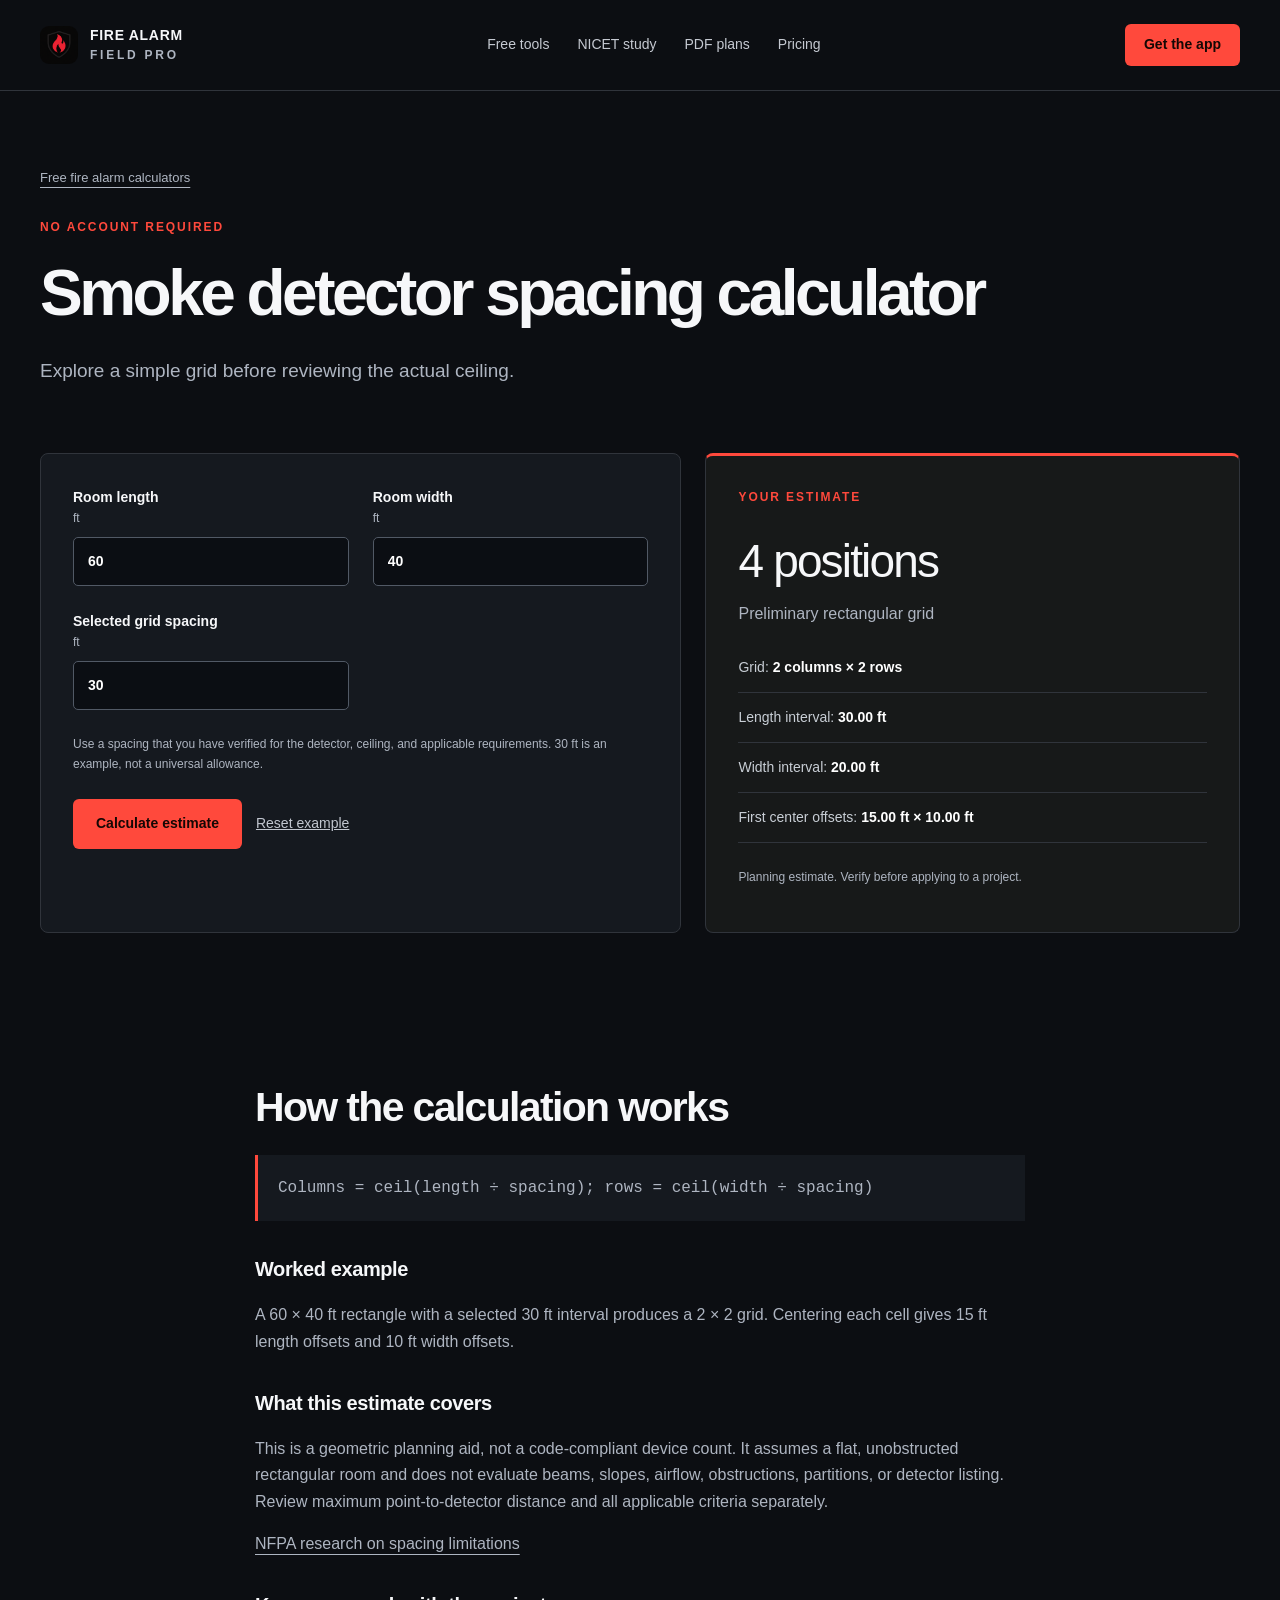
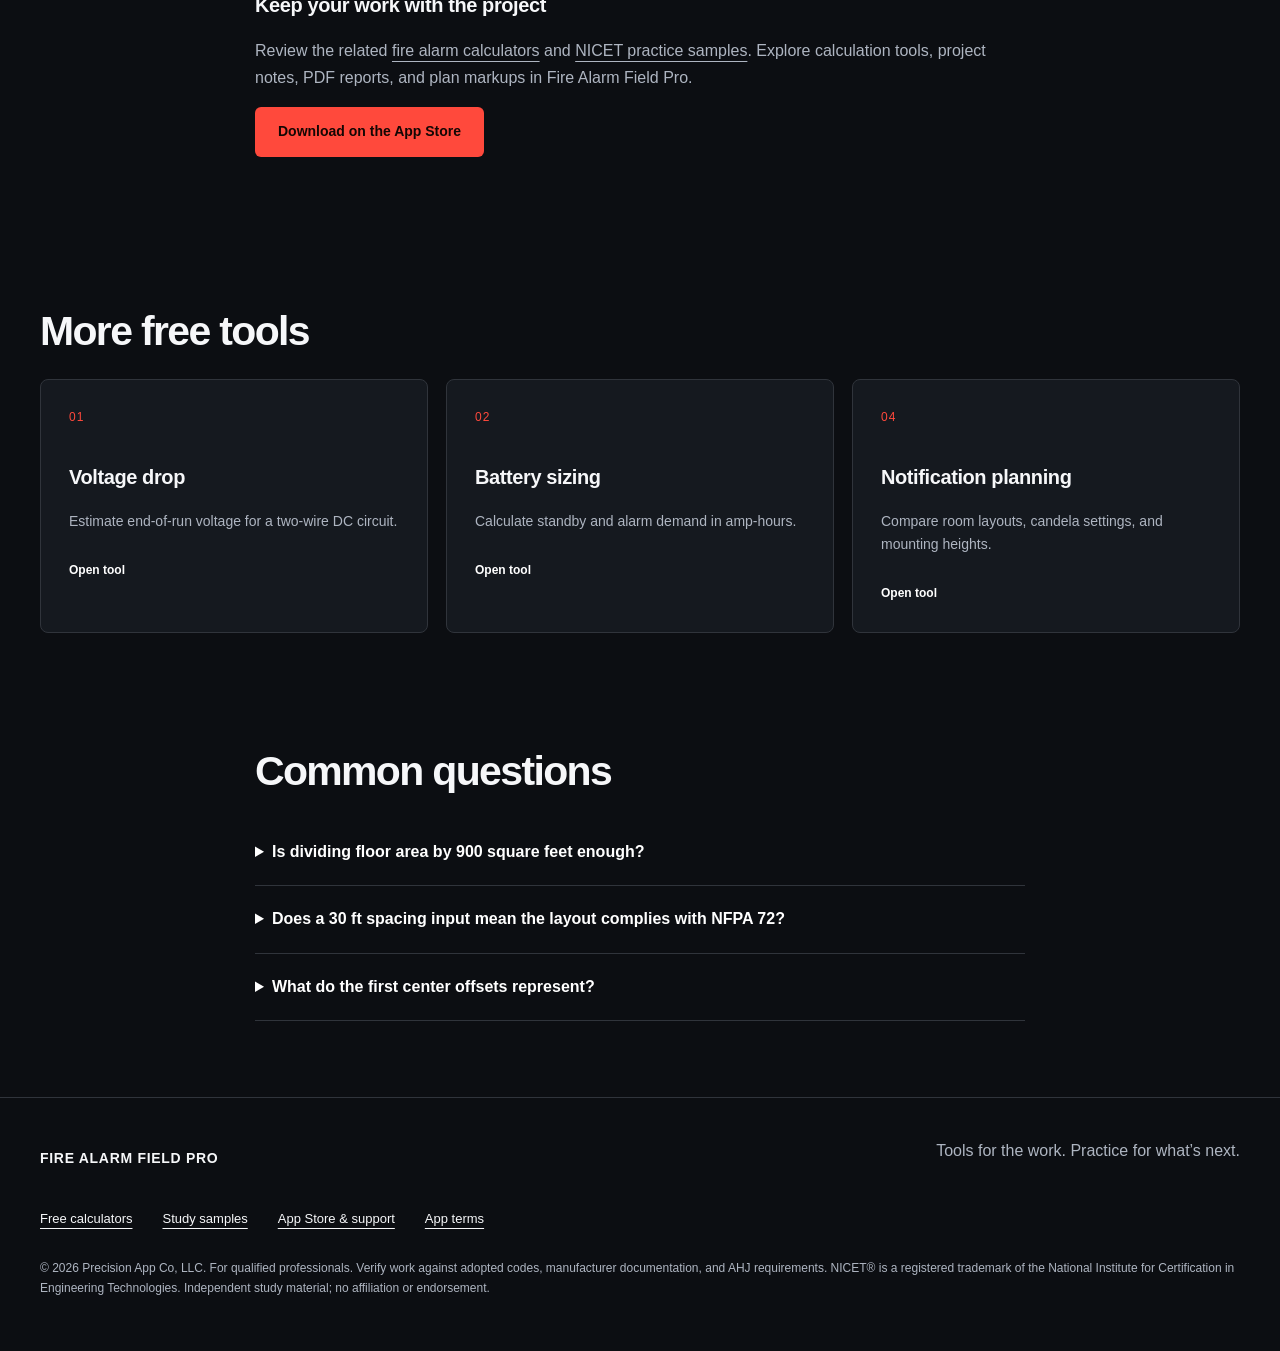
<file: smoke-detector-spacing-calculator/index.html>
<!doctype html><html lang="en"><head><meta charset="utf-8"><meta name="viewport" content="width=device-width,initial-scale=1"><title>Smoke Detector Spacing Calculator | Fire Alarm Field Pro</title><meta name="description" content="Plan a rectangular smoke detector grid from room dimensions and your verified spacing. See device count, intervals, and wall offsets in feet."><link rel="canonical" href="https://firealarmfieldpro.com/smoke-detector-spacing-calculator/"><meta property="og:title" content="Smoke Detector Spacing Calculator | Fire Alarm Field Pro"><meta property="og:description" content="Plan a rectangular smoke detector grid from room dimensions and your verified spacing. See device count, intervals, and wall offsets in feet."><meta property="og:url" content="https://firealarmfieldpro.com/smoke-detector-spacing-calculator/"><meta property="og:type" content="website"><meta property="og:site_name" content="Fire Alarm Field Pro"><meta property="og:locale" content="en_US"><meta name="twitter:card" content="summary"><meta name="twitter:title" content="Smoke Detector Spacing Calculator | Fire Alarm Field Pro"><meta name="twitter:description" content="Plan a rectangular smoke detector grid from room dimensions and your verified spacing. See device count, intervals, and wall offsets in feet."><meta name="robots" content="index,follow,max-image-preview:large"><script type="application/ld+json">{"@context": "https://schema.org", "@graph": [{"@type": "Organization", "@id": "https://firealarmfieldpro.com/#organization", "name": "Precision App Co, LLC", "url": "https://firealarmfieldpro.com/", "logo": "https://firealarmfieldpro.com/assets/icon.png"}, {"@type": "WebSite", "@id": "https://firealarmfieldpro.com/#website", "url": "https://firealarmfieldpro.com/", "name": "Fire Alarm Field Pro", "publisher": {"@id": "https://firealarmfieldpro.com/#organization"}, "inLanguage": "en-US"}, {"@type": "WebPage", "@id": "https://firealarmfieldpro.com/smoke-detector-spacing-calculator/#webpage", "url": "https://firealarmfieldpro.com/smoke-detector-spacing-calculator/", "name": "Smoke Detector Spacing Calculator | Fire Alarm Field Pro", "description": "Plan a rectangular smoke detector grid from room dimensions and your verified spacing. See device count, intervals, and wall offsets in feet.", "isPartOf": {"@id": "https://firealarmfieldpro.com/#website"}, "inLanguage": "en-US"}, {"@type": "BreadcrumbList", "@id": "https://firealarmfieldpro.com/smoke-detector-spacing-calculator/#breadcrumbs", "itemListElement": [{"@type": "ListItem", "position": 1, "name": "Home", "item": "https://firealarmfieldpro.com/"}, {"@type": "ListItem", "position": 2, "name": "Free fire alarm calculators", "item": "https://firealarmfieldpro.com/fire-alarm-calculators/"}, {"@type": "ListItem", "position": 3, "name": "Smoke Detector Spacing Calculator", "item": "https://firealarmfieldpro.com/smoke-detector-spacing-calculator/"}]}]}</script><link rel="icon" href="/assets/icon.png"><link rel="stylesheet" href="/assets/style.css"><script src="/assets/app.js" defer></script></head><body><a class="skip" href="#main">Skip to content</a><header><a class="brand" href="/"><img src="/assets/icon.png" width="38" height="38" alt=""><span>FIRE ALARM<span class="brand-bottom">FIELD PRO</span></span></a><nav aria-label="Main"><a href="/fire-alarm-calculators/">Free tools</a><a href="/nicet-fire-alarm-practice-test/">NICET study</a><a href="/pdf-plan-tool/">PDF plans</a><a href="/pricing/">Pricing</a></nav><a class="button compact" href="https://apps.apple.com/us/app/fire-alarm-field-pro/id6759137663" data-download>Get the app</a></header><main id="main"><section class="page-intro"><a class="crumb" href="/fire-alarm-calculators/">Free fire alarm calculators</a><span class="eyebrow">NO ACCOUNT REQUIRED</span><h1>Smoke detector spacing calculator</h1><p class="lead">Explore a simple grid before reviewing the actual ceiling.</p></section><section class="tool-layout"><form id="calculator" data-kind="spacing" class="tool-panel"><div class="fields"><label for="length">Room length <span>ft</span><input id="length" name="length" type="number" value="60" min="0.1" step="any" required></label><label for="width">Room width <span>ft</span><input id="width" name="width" type="number" value="40" min="0.1" step="any" required></label><label for="spacing">Selected grid spacing <span>ft</span><input id="spacing" name="spacing" type="number" value="30" min="0.1" step="any" required></label></div><p class="fine">Use a spacing that you have verified for the detector, ceiling, and applicable requirements. 30 ft is an example, not a universal allowance.</p><button class="button primary" type="submit">Calculate estimate</button><button class="text-button" type="reset">Reset example</button><p id="error" role="alert"></p></form><div class="result-panel"><span class="eyebrow">YOUR ESTIMATE</span><div id="result" aria-live="polite"></div><p class="fine">Planning estimate. Verify before applying to a project.</p></div></section><section class="reading"><h2>How the calculation works</h2><p class="formula">Columns = ceil(length ÷ spacing); rows = ceil(width ÷ spacing)</p><h3>Worked example</h3><p>A 60 × 40 ft rectangle with a selected 30 ft interval produces a 2 × 2 grid. Centering each cell gives 15 ft length offsets and 10 ft width offsets.</p><h3>What this estimate covers</h3><p>This is a geometric planning aid, not a code-compliant device count. It assumes a flat, unobstructed rectangular room and does not evaluate beams, slopes, airflow, obstructions, partitions, or detector listing. Review maximum point-to-detector distance and all applicable criteria separately.</p><p><a href="https://content.nfpa.org/-/media/Project/Storefront/Catalog/Files/Research/Research-Foundation/Reports/Detection-and-signaling/RFSmokeDetectorSpacinginHighCeilingSpacesII.pdf?rev=1531bf96cd4f4618bc3637bd06c483c3" target="_blank" rel="noopener">NFPA research on spacing limitations</a></p><h3>Keep your work with the project</h3><p>Review the related <a href="/fire-alarm-calculators/">fire alarm calculators</a> and <a href="/nicet-fire-alarm-practice-test/">NICET practice samples</a>. Explore calculation tools, project notes, PDF reports, and plan markups in Fire Alarm Field Pro.</p><a class="button primary" href="https://apps.apple.com/us/app/fire-alarm-field-pro/id6759137663" data-download>Download on the App Store</a></section><section><h2>More free tools</h2><div class="grid three"><a class="card" href="/fire-alarm-voltage-drop-calculator/"><span class="number">01</span><h3>Voltage drop</h3><p>Estimate end-of-run voltage for a two-wire DC circuit.</p><span class="card-link">Open tool</span></a><a class="card" href="/fire-alarm-battery-calculator/"><span class="number">02</span><h3>Battery sizing</h3><p>Calculate standby and alarm demand in amp-hours.</p><span class="card-link">Open tool</span></a><a class="card" href="/notification-appliance-spacing-calculator/"><span class="number">04</span><h3>Notification planning</h3><p>Compare room layouts, candela settings, and mounting heights.</p><span class="card-link">Open tool</span></a></div></section><section class="reading faq-section"><h2>Common questions</h2><details><summary>Is dividing floor area by 900 square feet enough?</summary><p>Area division alone does not establish a layout. Room shape, wall offsets, distance to the farthest points, and ceiling conditions matter. This tool divides length and width separately to show a preliminary centered grid.</p></details><details><summary>Does a 30 ft spacing input mean the layout complies with NFPA 72?</summary><p>No. Thirty feet is an example input. Verify the spacing and method applicable to the actual detector, adopted edition, and ceiling. The tool does not evaluate beams, sloped ceilings, airflow, or obstructions.</p></details><details><summary>What do the first center offsets represent?</summary><p>The room is divided into equal grid cells. Each preliminary detector sits at a cell center, so its first offset from each wall is half the corresponding cell dimension. Check the completed layout against all applicable distance criteria.</p></details></section></main><footer><div class="footer-top"><a class="brand" href="/">FIRE ALARM FIELD PRO</a><p>Tools for the work. Practice for what’s next.</p></div><div class="footer-links"><a href="/fire-alarm-calculators/">Free calculators</a><a href="/nicet-fire-alarm-practice-test/">Study samples</a><a href="https://apps.apple.com/us/app/fire-alarm-field-pro/id6759137663">App Store &amp; support</a><a href="https://www.apple.com/legal/internet-services/itunes/dev/stdeula/">App terms</a></div><p class="fine">© 2026 Precision App Co, LLC. For qualified professionals. Verify work against adopted codes, manufacturer documentation, and AHJ requirements. NICET® is a registered trademark of the National Institute for Certification in Engineering Technologies. Independent study material; no affiliation or endorsement.</p></footer></body></html>
</file>
<file: assets/style.css>
:root{color-scheme:dark;--bg:#0c0e12;--panel:#15191f;--line:#30343b;--text:#f6f7f9;--muted:#aeb5c1;--red:#ff493c}*{box-sizing:border-box}html{scroll-behavior:smooth;scroll-padding-top:100px}body{margin:0;background:var(--bg);color:var(--text);font-family:Arial,Helvetica,sans-serif;font-size:16px;line-height:1.65}a{color:inherit;text-underline-offset:5px}button,input{font:inherit}a,button,input{touch-action:manipulation}button,a{ -webkit-tap-highlight-color:transparent}button{cursor:pointer}a:focus-visible,button:focus-visible,input:focus-visible,summary:focus-visible{outline:3px solid #ffbc58;outline-offset:5px}.skip{position:absolute;left:20px;top:-100px;background:white;color:black;padding:12px;z-index:9}.skip:focus{top:10px}header{max-width:1360px;margin:auto;display:flex;align-items:center;justify-content:space-between;padding:24px 40px;gap:22px;border-bottom:1px solid var(--line)}.brand{display:flex;gap:12px;align-items:center;text-decoration:none;font-size:14px;line-height:1.25;font-weight:800;letter-spacing:.05em}.brand img{border-radius:9px}.brand-bottom{display:block;color:var(--muted);font-size:12px;letter-spacing:.23em;margin-top:4px}nav{display:flex;gap:28px}nav a{text-decoration:none;font-size:14px;color:#c5c9d1}nav a:hover{color:white}.button{display:inline-flex;align-items:center;justify-content:center;min-height:50px;padding:13px 22px;border:1px solid transparent;border-radius:6px;text-decoration:none;font-weight:700;font-size:14px;line-height:1.4}.primary,.compact{background:var(--red);color:#140704}.primary:hover,.compact:hover{background:#ff675d}.secondary{border-color:#535963;background:transparent;color:white}.secondary:hover{background:#242932}.compact{min-height:42px;padding:10px 18px}main{max-width:1280px;margin:auto}section{padding:76px 40px}h1,h2,h3,p{margin-top:0}h1{font-size:clamp(2.7rem,5.8vw,5.1rem);letter-spacing:-.055em;line-height:1.05;margin-bottom:28px;font-weight:800}h2{font-size:clamp(2rem,3.2vw,3rem);line-height:1.12;letter-spacing:-.04em;margin-bottom:24px}h3{font-size:1.25rem;line-height:1.3;letter-spacing:-.02em}p{color:var(--muted)}em{font-style:normal;color:var(--red)}.eyebrow{display:block;font-size:12px;letter-spacing:.16em;font-weight:700;color:var(--red);margin-bottom:22px}.lead{font-size:19px;line-height:1.7;max-width:620px}.hero{display:grid;grid-template-columns:1.25fr 1fr;gap:75px;align-items:center;padding-top:54px;padding-bottom:54px}.actions{display:flex;gap:12px;flex-wrap:wrap;margin-top:32px}.meta{font-size:13px;margin-top:18px}.hero-details{display:flex;gap:22px;font-size:11px;font-weight:bold;letter-spacing:.1em;margin-top:54px;color:#bfc5ce}.hero-visual{position:relative;display:flex;justify-content:center;border:1px solid #3d2425;background:radial-gradient(ellipse at center,#3c1d20 0%,#17151a 60%,#0c0e12 100%);padding:30px 20px;border-radius:14px;min-height:500px}.hero-visual img{width:245px;height:auto;max-width:80%;border-radius:13px;transform:rotate(3deg);box-shadow:0 30px 55px #0009}.image-label{position:absolute;right:14px;bottom:12px;font-size:10px;letter-spacing:.12em;color:#bfb6bd}.strip{padding:23px 40px;display:flex;justify-content:space-between;gap:20px;border-top:1px solid var(--line);border-bottom:1px solid var(--line);font-size:12px;letter-spacing:.16em;color:#b2b9c3;font-weight:700}.section-heading{display:flex;align-items:flex-end;justify-content:space-between;gap:50px;margin-bottom:25px}.section-heading p{max-width:370px;margin-bottom:24px}.grid{display:grid;gap:18px}.four{grid-template-columns:repeat(4,minmax(0,1fr))}.three{grid-template-columns:repeat(3,minmax(0,1fr))}.card{display:block;background:var(--panel);border:1px solid var(--line);border-radius:8px;padding:28px;text-decoration:none}.card:hover{border-color:#727983}.card p{font-size:14px}.card-link{font-size:12px;font-weight:700;color:#fff;display:block;margin-top:28px}.number{display:block;font-size:12px;letter-spacing:.1em;color:var(--red);margin-bottom:36px}.plan-feature{display:grid;grid-template-columns:1fr 1.15fr;align-items:center;gap:85px;background:#12151b;border-block:1px solid var(--line)}.plan-image{display:flex;align-items:center;justify-content:center}.plan-image img{width:260px;max-width:100%;height:auto;border-radius:10px;box-shadow:0 25px 60px #0008}.feature-list{list-style:none;padding:0;margin:30px 0}.feature-list li{border-top:1px solid var(--line);padding:12px 0;color:#d0d4da;font-size:14px}.workflow{border-block:1px solid var(--line)}.workflow .grid{margin-top:45px;gap:40px}.workflow .number{margin-bottom:20px}.workflow p{font-size:14px}.price-inline{display:flex;align-items:center;gap:40px;padding:30px;border-block:1px solid var(--line)}.price-inline strong{font-size:48px;letter-spacing:-.05em}.price-inline span{color:var(--muted);margin-left:6px}.price-inline p{max-width:420px;margin-bottom:0}.conversion{background:var(--red);display:flex;align-items:center;justify-content:space-between;gap:40px;margin:30px 40px 70px;border-radius:8px;padding:44px;color:#140704}.conversion .eyebrow,.conversion p{color:#401814}.conversion p{max-width:570px;margin-bottom:0}.conversion .button{background:#141419;color:white;flex-shrink:0}.conversion h2{margin-bottom:16px}footer{max-width:1280px;margin:auto;border-top:1px solid var(--line);padding:40px}.footer-top{display:flex;justify-content:space-between;gap:20px}.footer-links{display:flex;gap:30px;flex-wrap:wrap;font-size:13px;margin:28px 0}.fine{font-size:12px;line-height:1.7;margin-top:24px}.page-intro{padding-bottom:30px;max-width:1050px}.page-intro h1{font-size:clamp(2.6rem,5vw,4.3rem)}.crumb{display:block;color:var(--muted);font-size:13px;margin-bottom:30px}.tool-layout{display:grid;grid-template-columns:1.2fr 1fr;gap:24px;padding-top:16px}.tool-panel,.result-panel,.quiz-panel{border:1px solid var(--line);padding:32px;background:var(--panel);border-radius:8px}.fields{display:grid;grid-template-columns:repeat(2,minmax(0,1fr));gap:24px}label{font-size:14px;font-weight:700;display:block}label span{color:var(--muted);font-weight:400;font-size:12px;display:block}input{width:100%;margin-top:8px;background:#0b0e13;border:1px solid #515965;color:white;padding:12px 14px;border-radius:5px;min-height:48px}.result-panel{background:#171919;border-top:3px solid var(--red)}.result-number{font-size:46px;letter-spacing:-.04em;line-height:1.2;margin:26px 0 12px;overflow-wrap:anywhere}.result-stat{padding:13px 0;border-bottom:1px solid var(--line);font-size:14px;color:#c8ced5}.result-stat strong{color:white}.text-button{color:#c1c6cf;background:transparent;border:none;padding:14px;margin-top:12px;font-size:14px;text-decoration:underline}#error{color:#ff968d;font-size:14px}.reading{max-width:850px;margin:auto}.reading h3{margin-top:35px}.reading p{font-size:16px}.formula{border-left:3px solid var(--red);background:var(--panel);padding:20px;font-family:monospace;overflow-wrap:anywhere}.quiz-wrap{max-width:950px;margin:auto;padding-top:20px}.quiz-top{display:flex;justify-content:space-between;color:var(--muted);font-size:13px;margin-bottom:20px}.quiz-panel h2{font-size:26px;line-height:1.3}.quiz-options{display:grid;gap:12px;margin:28px 0}.option{background:#101318;border:1px solid #454d59;border-radius:6px;color:white;text-align:left;padding:16px;display:flex;gap:14px;align-items:center;font-size:16px}.option:hover:not(:disabled){border-color:var(--red)}.option:disabled{cursor:default}.option.right{border-color:#80cda9;background:#12251d}.option.wrong{border-color:#ff837c;background:#321a1a}.explanation{border-left:3px solid var(--red);padding-left:18px;margin:25px 0}.quiz-progress{height:3px;background:var(--line);margin-bottom:28px}.quiz-progress span{height:100%;display:block;background:var(--red)}.standalone{background:transparent;border:none;grid-template-columns:1.3fr 1fr}.pricing ul{padding-left:20px;color:#c8ced5;font-size:14px;line-height:2}.pricing h2{font-size:44px}.pricing h2 span{font-size:16px;font-weight:400;letter-spacing:0;color:var(--muted)}.featured{border-color:var(--red)}details{padding:20px 0;border-bottom:1px solid var(--line)}summary{cursor:pointer;color:white;font-weight:700}details p{margin:18px 0 0}@media(max-width:1000px){header{padding:20px 24px}nav{gap:16px}.hero{gap:30px}.four{grid-template-columns:repeat(2,minmax(0,1fr))}.three{gap:12px}.card{padding:22px}.plan-feature{gap:40px}.hero-details{gap:12px}.price-inline{flex-wrap:wrap}.conversion{gap:20px}}@media(max-width:700px){header{flex-wrap:wrap;padding:18px 20px;gap:16px}.brand{font-size:12px}header>.button{margin-left:auto}nav{order:3;flex-basis:100%;justify-content:space-between;gap:10px}nav a{font-size:12px}section{padding:50px 20px}.hero{grid-template-columns:1fr;gap:35px;padding-top:42px}.hero h1{font-size:3.4rem}.lead{font-size:17px}.hero-visual{min-height:0;padding:26px}.hero-visual img{width:210px}.hero-details{margin-top:26px;justify-content:space-between;font-size:10px}.strip{padding:20px;display:grid;grid-template-columns:1fr 1fr;gap:12px;font-size:10px}.section-heading{display:block}.section-heading p{max-width:none}.four,.three{grid-template-columns:1fr}.number{margin-bottom:20px}.plan-feature,.standalone{grid-template-columns:1fr;gap:35px}.plan-feature:not(.standalone) .plan-image{order:2}.plan-image img{width:230px}.workflow .grid{gap:24px}.price-inline{padding:24px;gap:20px}.price-inline strong{font-size:40px}.conversion{margin:15px 20px 45px;padding:30px 24px;flex-direction:column;align-items:flex-start}.conversion h2{font-size:32px}.footer-top{display:block}footer{padding:35px 20px}.tool-layout{grid-template-columns:1fr;padding-top:8px}.tool-panel,.result-panel,.quiz-panel{padding:24px}.fields{gap:18px;grid-template-columns:1fr}.result-number{font-size:40px}.quiz-panel h2{font-size:22px}.page-intro h1{font-size:2.7rem}.option{font-size:15px}.pricing .card{padding:28px}}@media(prefers-reduced-motion:reduce){html{scroll-behavior:auto}}
select{width:100%;margin-top:8px;background:#0b0e13;border:1px solid #515965;color:white;padding:12px 14px;border-radius:5px;min-height:48px;font:inherit;font-size:14px}select:focus-visible{outline:3px solid #ffbc58;outline-offset:5px}[hidden]{display:none!important}.wide-field{grid-column:1/-1}.notification-layout{display:grid;grid-template-columns:1fr 1.2fr;gap:24px;padding-top:12px}.room-diagram{border:1px solid var(--line);border-radius:6px;margin-top:24px;background:#0b1017}.room-diagram svg{display:block;width:100%;height:auto}.room-outline{fill:#ff493c0e;stroke:#758195;stroke-width:2}.room-device{fill:#ff493c;stroke:#ffb7b2;stroke-width:2}.room-grid{stroke:#6b7280;stroke-width:1;stroke-dasharray:5 5}.device-label{fill:#ffb7b2;font-size:13px;font-family:Arial,sans-serif}.dimension-label{fill:#d4dae5;font-size:16px;font-family:Arial,sans-serif}.diagram-legend{display:flex;align-items:center;flex-wrap:wrap;gap:8px;padding:12px 16px;border-top:1px solid var(--line);font-size:12px;color:var(--muted)}.diagram-legend>span:last-child{flex-basis:100%;padding-left:18px}.legend-device{width:9px;height:9px;background:var(--red);border-radius:50%}.planner-notes{font-size:12px;color:var(--muted);padding-left:18px;margin-top:25px}.planner-notes li{margin-bottom:9px}.arrangement-comparison{border:1px solid var(--line);padding:18px;border-radius:6px;margin-top:22px}.arrangement-comparison h3{font-size:15px;margin-bottom:14px}.arrangement-comparison p{font-size:13px;margin-bottom:12px}.arrangement-comparison p:last-child{margin-bottom:0}.option.selected:not(.right):not(.wrong){border-color:#ff766b;background:#291b1d}.button:disabled{opacity:.45;cursor:default}.missed-review{margin-top:40px}.quiz-panel .explanation p{font-size:16px}@media(max-width:850px){.notification-layout{grid-template-columns:1fr}.notification-layout .fields{grid-template-columns:repeat(2,minmax(0,1fr))}}@media(max-width:500px){.notification-layout .fields{grid-template-columns:1fr}.notification-layout .result-number{font-size:36px}}
.static-questions article+article{border-top:1px solid var(--line);margin-top:30px;padding-top:30px}.static-questions li{padding:6px 0;color:var(--muted)}.faq-section,.level-guide{padding-top:40px}.level-guide h3{margin-top:30px}
</file>
